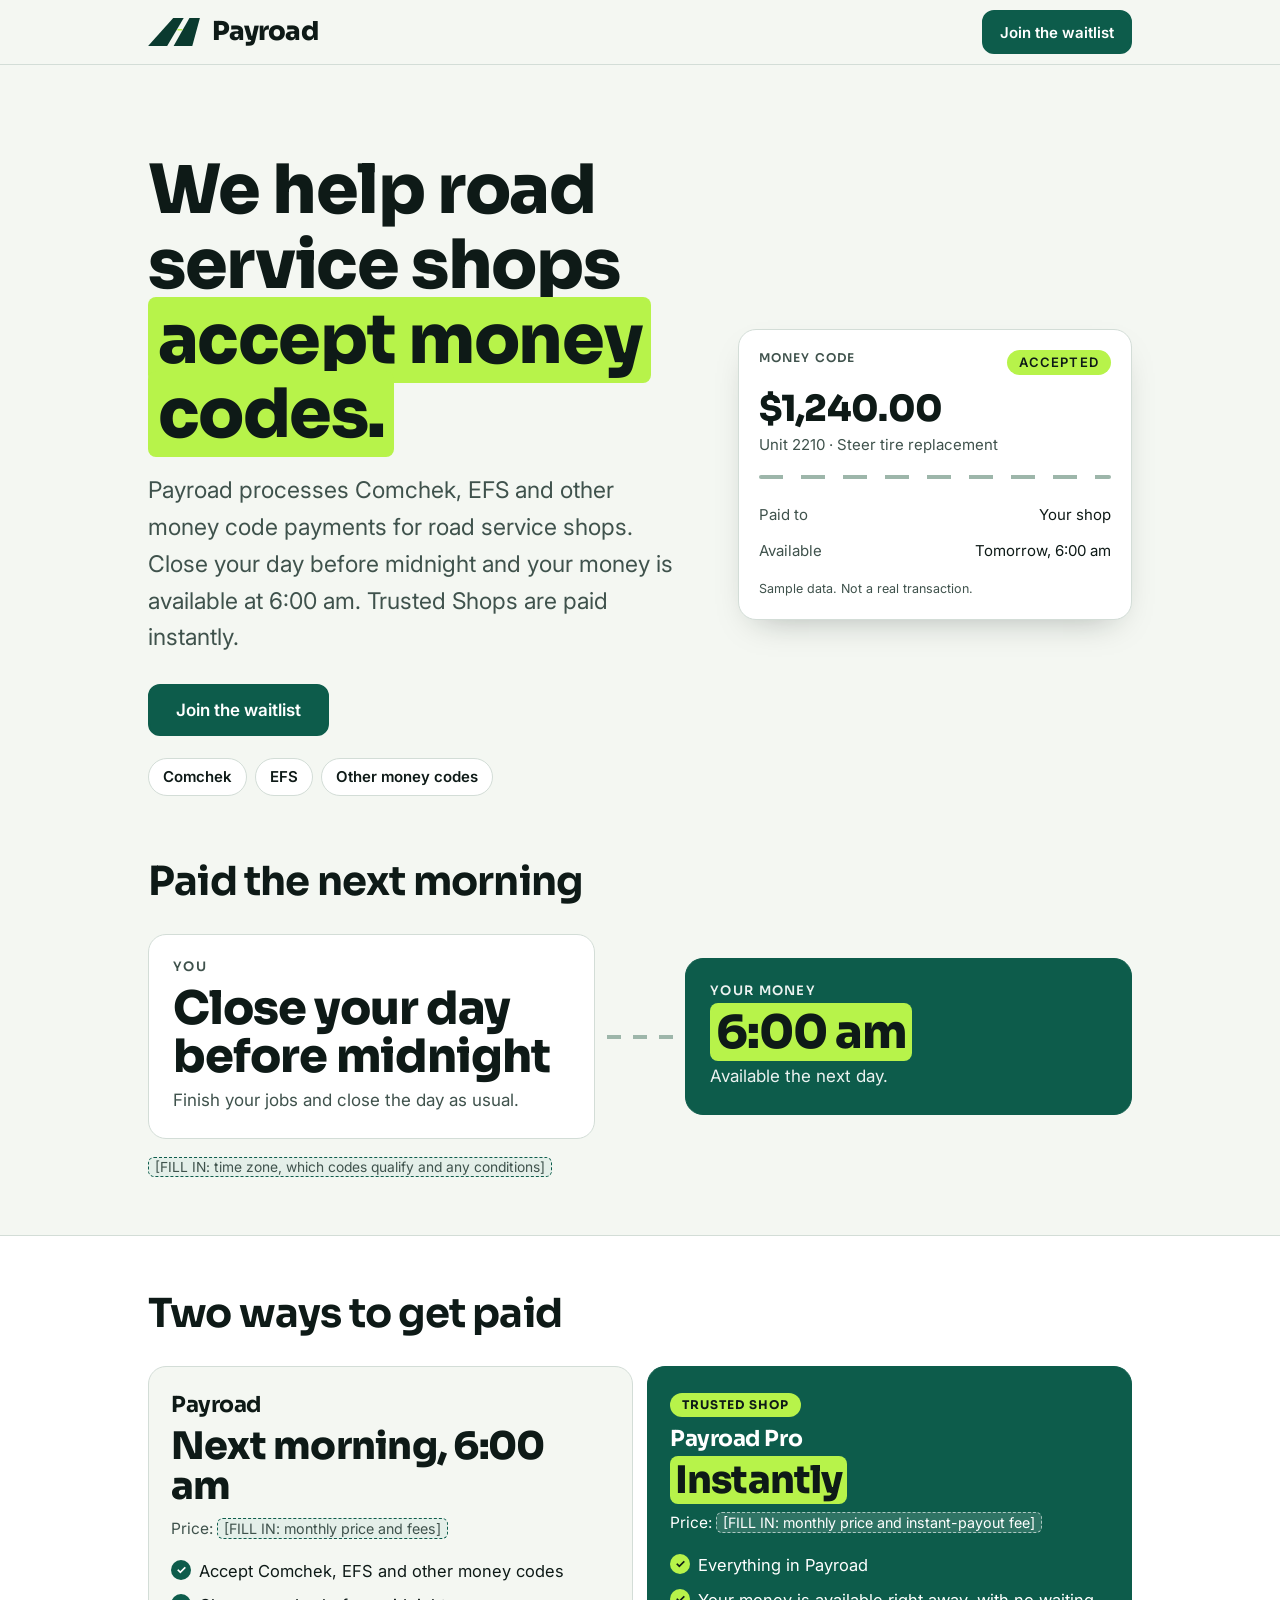
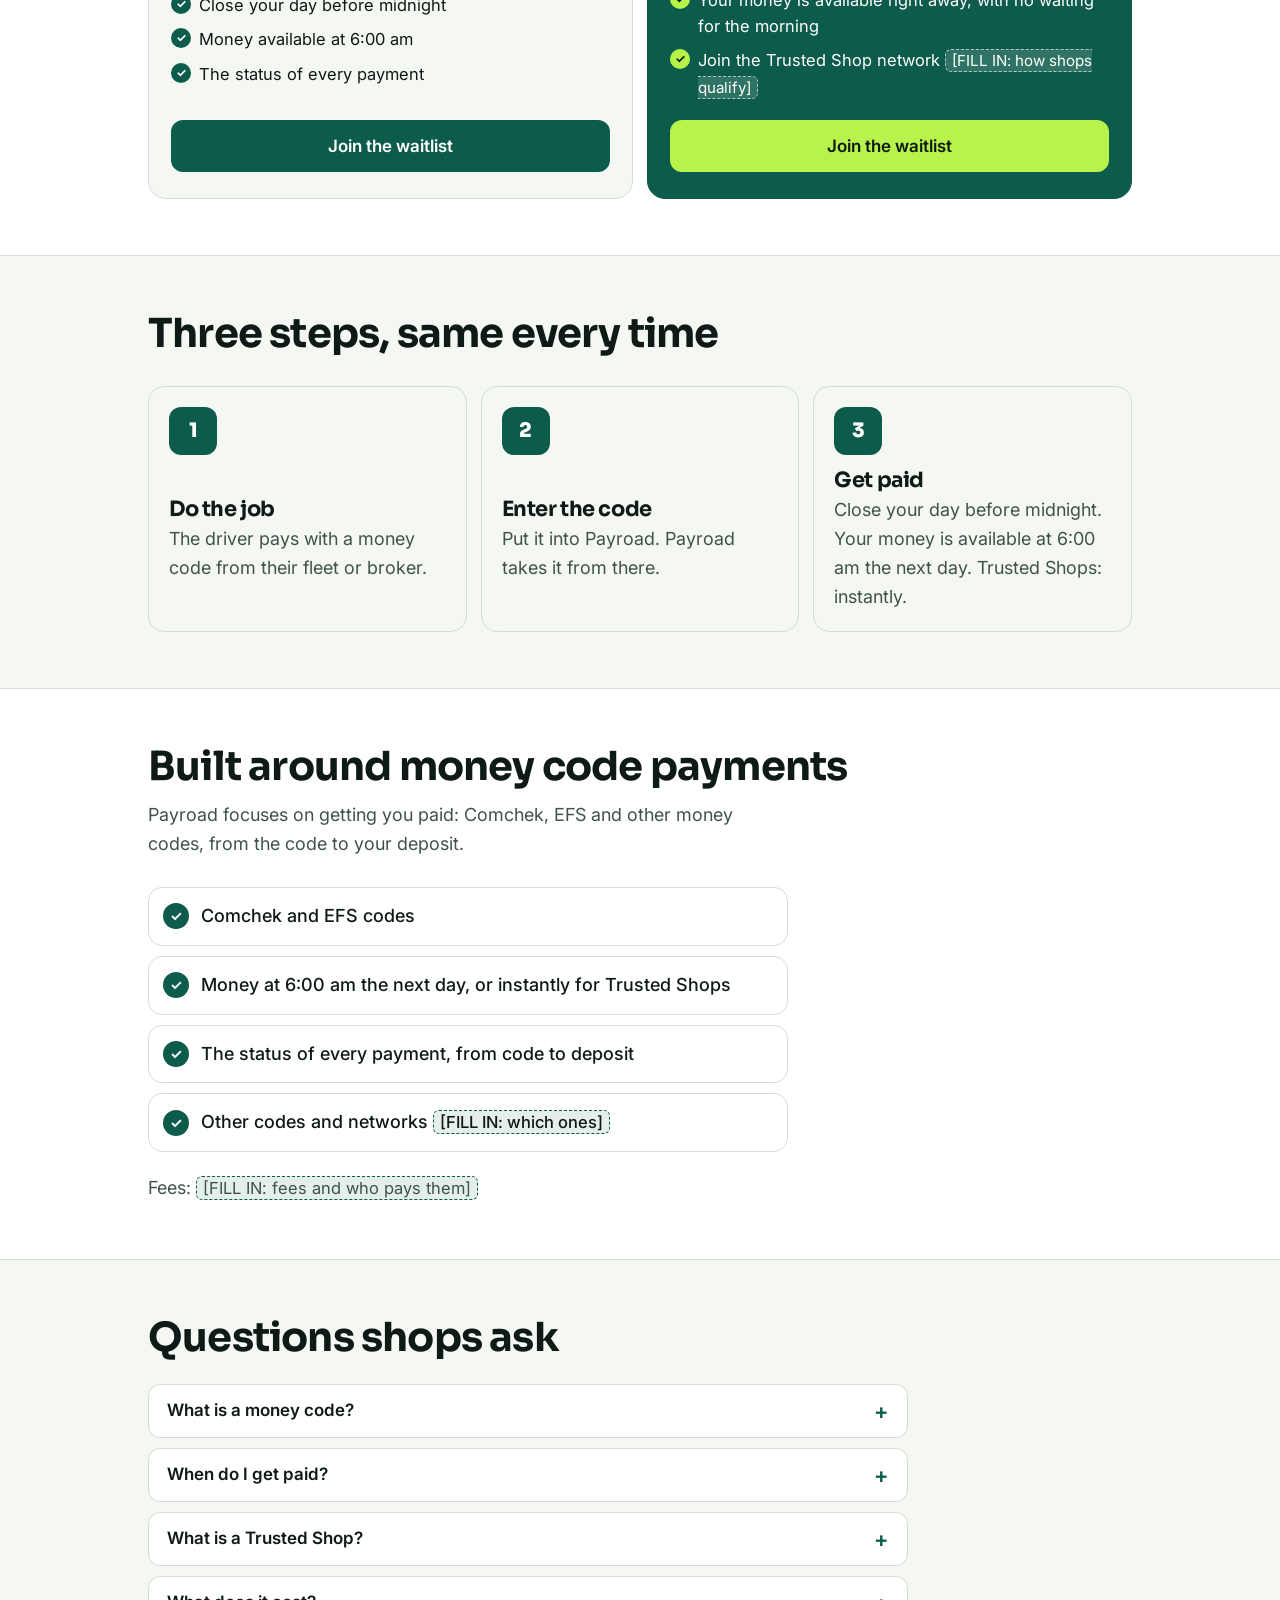
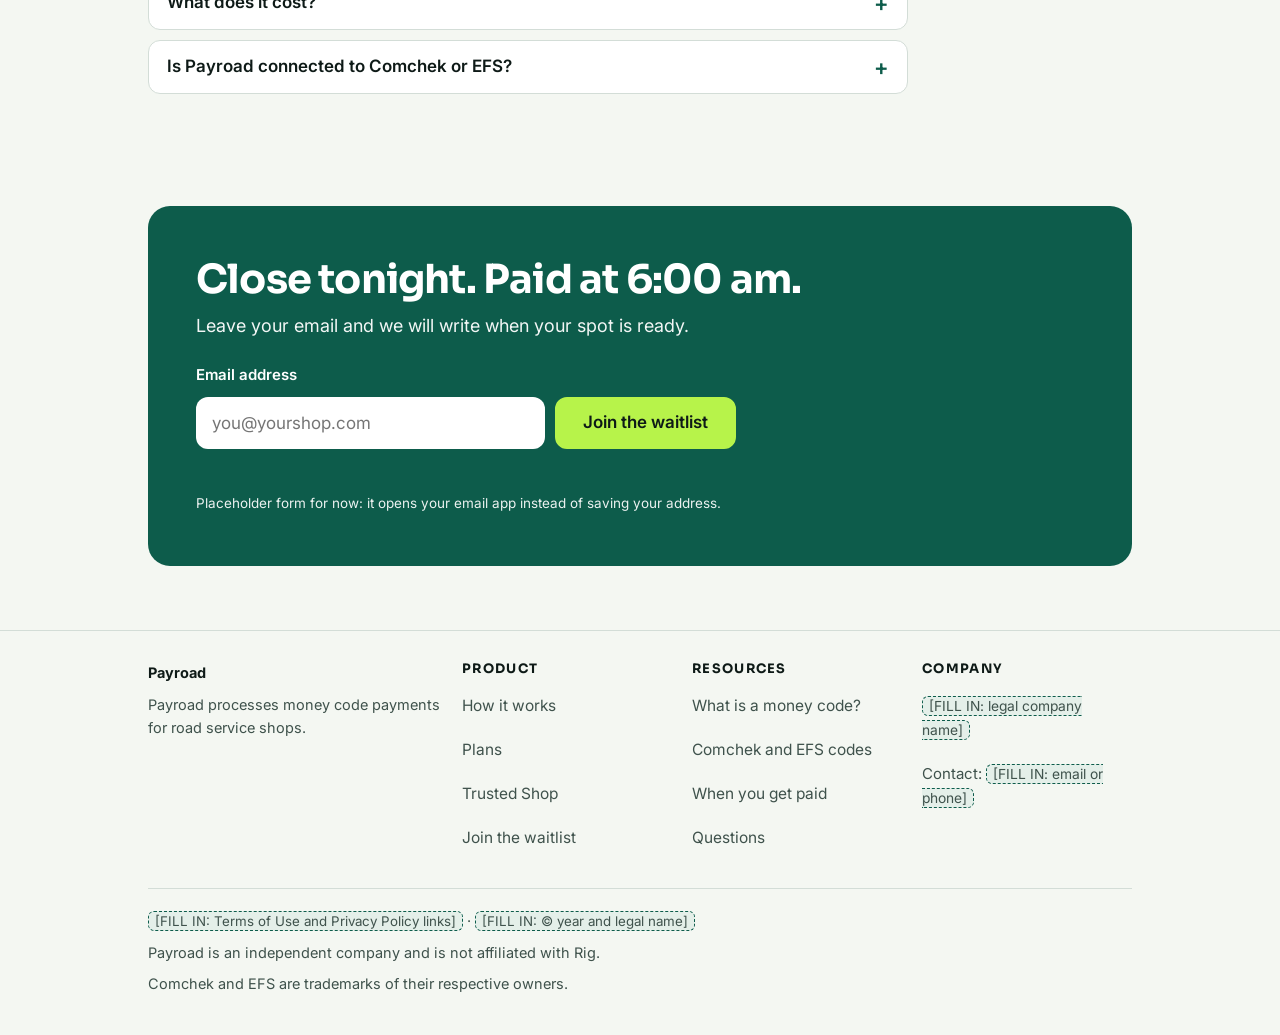
<file: index.html>
<!doctype html>
<html lang="en">
<head>
<meta charset="utf-8">
<meta name="viewport" content="width=device-width, initial-scale=1">
<title>Payroad: money code payments for road service shops</title>
<meta name="description" content="Payroad processes money code payments for road service shops: Comchek, EFS and more. Close your day before midnight and your money is available at 6:00 am. Trusted Shops get paid instantly.">
<meta name="color-scheme" content="light dark">
<link rel="icon" type="image/svg+xml" href="data:image/svg+xml,%3Csvg xmlns='http://www.w3.org/2000/svg' viewBox='0 0 64 64'%3E%3Crect width='64' height='64' rx='14' fill='%230A3A2F'/%3E%3Cg transform='translate(11 20)'%3E%3Cpolygon points='21.1,0 29.9,0 16,23.5 0,23.5' fill='%23F2EFE6'/%3E%3Cpolygon points='34.7,0 43.5,0 37.1,23.5 21.4,23.5' fill='%23B7F34A'/%3E%3C/g%3E%3C/svg%3E">
<link rel="preconnect" href="https://fonts.googleapis.com">
<link rel="preconnect" href="https://fonts.gstatic.com" crossorigin>
<link href="https://fonts.googleapis.com/css2?family=Inter:wght@400;500;600&family=Sora:wght@600;700;800&display=swap" rel="stylesheet">
<style>
:root{
  --bg:#F4F7F2; --surface:#FFFFFF; --ink:#0E1A17; --muted:#3F524C;
  --primary:#0D5C4B; --on-primary:#FFFFFF; --lime:#B7F34A; --on-lime:#0E1A17;
  --border:#D3DDD7; --tint:#E4EFE9; --focus:#0D5C4B; --lane:#9DB6AA;
  --btn-bg:#0D5C4B; --btn-fg:#FFFFFF; --btn-hover-bg:#B7F34A; --btn-hover-fg:#0E1A17; --btn-border:#0D5C4B;
}
@media (prefers-color-scheme: dark){
  :root{
    --bg:#0C1512; --surface:#13201C; --ink:#EAF2EE; --muted:#A8BDB4;
    --primary:#7FD7B9; --on-primary:#0C1512;
    --border:#263832; --tint:#1A2B25; --focus:#B7F34A; --lane:#2F4A41;
    --btn-bg:#B7F34A; --btn-fg:#0C1512; --btn-hover-bg:#D2FA85; --btn-hover-fg:#0C1512; --btn-border:#B7F34A;
  }
}
*{box-sizing:border-box}
html{scroll-behavior:smooth;-webkit-text-size-adjust:100%}
body{margin:0;background:var(--bg);color:var(--ink);font:400 18px/1.6 Inter,system-ui,-apple-system,"Segoe UI",sans-serif;overflow-x:hidden}
h1,h2,h3{font-family:Sora,system-ui,sans-serif;line-height:1.1;margin:0;letter-spacing:-0.02em}
p{margin:0}
a{color:var(--primary)}
:focus-visible{outline:3px solid var(--focus);outline-offset:3px;border-radius:6px}
.wrap{width:100%;max-width:1040px;margin:0 auto;padding:0 18px}
.skip{position:absolute;left:-999px;top:8px;background:var(--surface);color:var(--ink);padding:12px 16px;border:1px solid var(--border);border-radius:8px;z-index:30}
.skip:focus{left:8px}

.btn{display:inline-flex;align-items:center;justify-content:center;min-height:52px;padding:0 26px;border-radius:12px;border:2px solid var(--btn-border);background:var(--btn-bg);color:var(--btn-fg);font:600 17px/1 Inter,sans-serif;text-decoration:none;cursor:pointer;transition:background .15s,color .15s}
.btn:hover{background:var(--btn-hover-bg);color:var(--btn-hover-fg)}
.btn.small{min-height:44px;padding:0 16px;font-size:15px}

/* placeholders for facts that must be supplied */
.fill{display:inline;background:var(--tint);border:1px dashed var(--primary);border-radius:6px;padding:1px 6px;font-size:.92em;overflow-wrap:anywhere}

header{border-bottom:1px solid var(--border)}
header .wrap{display:flex;align-items:center;justify-content:space-between;gap:12px;min-height:64px}
.logo{display:inline-flex;align-items:center;gap:12px;min-height:44px;color:var(--ink);text-decoration:none;font:800 26px/1 Sora,sans-serif;letter-spacing:-0.035em}
.mark{flex:none}
.mark .ma,.mark .mb{fill:#0A3A2F}
.mark .md{fill:#B7F34A}
@media (prefers-color-scheme: dark){.mark .ma{fill:#F2EFE6}.mark .mb{fill:#B7F34A}}

/* hero */
.hero{padding:48px 0 56px}
.hero .grid{display:grid;gap:36px}
h1{font-size:clamp(38px,10.5vw,68px);font-weight:800}
h1 mark{background:var(--lime);color:var(--on-lime);padding:0 .14em;border-radius:8px;-webkit-box-decoration-break:clone;box-decoration-break:clone}
.sub{margin-top:20px;font-size:clamp(19px,4.6vw,23px);color:var(--muted);max-width:26em}
.cta{margin-top:28px}
.names{margin-top:22px;display:flex;flex-wrap:wrap;gap:8px}
.names span{padding:6px 14px;border:1px solid var(--border);border-radius:999px;background:var(--surface);font-size:15px;font-weight:600}

/* one simple visual: a code becoming a deposit */
.card{background:var(--surface);border:1px solid var(--border);border-radius:18px;padding:20px;max-width:420px;width:100%;box-shadow:0 14px 34px -18px rgba(14,26,23,.35)}
.card .k{display:flex;justify-content:space-between;gap:8px;font:600 12px/1.3 Sora,sans-serif;letter-spacing:.1em;text-transform:uppercase;color:var(--muted)}
.card .amt{margin:14px 0 4px;font:800 36px/1.1 Sora,sans-serif;letter-spacing:-.02em}
.card .m{font-size:15px;color:var(--muted)}
.pill{display:inline-block;padding:2px 12px;border-radius:999px;font:600 13px/1.6 Inter,sans-serif;background:var(--lime);color:var(--on-lime)}
.lane{height:4px;border-radius:2px;margin:18px 0;background:repeating-linear-gradient(90deg,var(--lane) 0 24px,transparent 24px 42px)}
.card .row{display:flex;justify-content:space-between;gap:10px;font-size:15px;padding:6px 0}
.card .row span:first-child{color:var(--muted)}
.card .smp{margin-top:10px;font-size:12.5px;color:var(--muted)}

/* speed band: the differentiator */
.speed{display:grid;gap:0;margin-top:30px;align-items:stretch}
.sb{background:var(--surface);border:1px solid var(--border);border-radius:18px;padding:24px}
.sb .t{font:600 13px/1.3 Sora,sans-serif;letter-spacing:.1em;text-transform:uppercase;color:var(--muted)}
.sb .b{margin:8px 0 6px;font:800 clamp(30px,8vw,46px)/1.05 Sora,sans-serif;letter-spacing:-.02em}
.sb p{color:var(--muted);font-size:17px}
.sb.go{background:var(--primary);border-color:var(--primary);color:var(--on-primary)}
.sb p.b{color:var(--ink)}
.sb.go .t,.sb.go p{color:inherit;opacity:.92}
.sb.go p.b{color:inherit;opacity:1}
.sb.go .b mark{background:var(--lime);color:var(--on-lime);padding:0 .12em;border-radius:8px}
.lv{width:4px;height:36px;margin:0 auto;background:repeating-linear-gradient(180deg,var(--lane) 0 10px,transparent 10px 18px)}
.note2{margin-top:16px;font-size:15px;color:var(--muted)}
/* plans */
.plans{display:grid;gap:14px;margin-top:30px}
.plan{position:relative;background:var(--bg);border:1px solid var(--border);border-radius:18px;padding:26px 22px;display:flex;flex-direction:column;gap:10px}
.plan h3{font-size:22px}
.plan .when{font:800 clamp(28px,7vw,38px)/1.05 Sora,sans-serif;letter-spacing:-.02em}
.plan .price{font-size:15.5px;color:var(--muted)}
.plan ul{list-style:none;margin:6px 0 10px;padding:0;display:grid;gap:8px}
.plan li{position:relative;padding-left:28px;font-size:16.5px}
.plan li::before{content:"\2713";position:absolute;left:0;top:2px;width:20px;height:20px;border-radius:50%;background:var(--primary);color:var(--on-primary);display:grid;place-items:center;font:700 12px/1 Inter,sans-serif}
.plan .btn{margin-top:auto}
.plan.pro{background:var(--primary);border-color:var(--primary);color:var(--on-primary)}
.plan.pro .price,.plan.pro .fill{color:inherit}
.plan.pro .fill{background:rgba(255,255,255,.14);border-color:rgba(255,255,255,.6)}
.plan.pro li::before{background:var(--lime);color:var(--on-lime)}
.plan.pro .when mark{background:var(--lime);color:var(--on-lime);padding:0 .12em;border-radius:8px}
.plan.pro .btn{background:var(--lime);color:var(--on-lime);border-color:var(--lime)}
.plan.pro .btn:hover{background:#fff;border-color:#fff;color:#0E1A17}
.badge{align-self:flex-start;background:var(--lime);color:var(--on-lime);border-radius:999px;padding:2px 12px;font:700 12px/1.7 Sora,sans-serif;letter-spacing:.08em;text-transform:uppercase}
section{padding:56px 0}
section.alt{background:var(--surface);border-block:1px solid var(--border)}
h2{font-size:clamp(28px,7vw,40px);font-weight:700;max-width:18em}

/* steps */
.steps{margin-top:30px;display:grid;gap:14px}
.step{display:grid;grid-template-columns:48px 1fr;gap:16px;align-items:start;background:var(--bg);border:1px solid var(--border);border-radius:16px;padding:20px}
section.alt .step{background:var(--bg)}
.num{width:48px;height:48px;border-radius:12px;background:var(--primary);color:var(--on-primary);display:grid;place-items:center;font:800 20px/1 Sora,sans-serif}
.step h3{font-size:21px;margin-bottom:4px}
.step p{color:var(--muted)}

/* covered list */
.list{margin:28px 0 0;padding:0;list-style:none;display:grid;gap:10px;max-width:640px}
.list li{position:relative;padding:14px 16px 14px 52px;background:var(--surface);border:1px solid var(--border);border-radius:14px;font-weight:500}
.list li::before{content:"\2713";position:absolute;left:14px;top:50%;transform:translateY(-50%);width:26px;height:26px;border-radius:50%;background:var(--primary);color:var(--on-primary);display:grid;place-items:center;font:700 14px/1 Inter,sans-serif}

/* faq */
.faq{margin-top:24px;display:grid;gap:10px;max-width:760px}
details{background:var(--surface);border:1px solid var(--border);border-radius:12px}
summary{cursor:pointer;list-style:none;min-height:52px;padding:12px 48px 12px 18px;font:600 17px/1.4 Inter,sans-serif;position:relative;display:flex;align-items:center}
summary::-webkit-details-marker{display:none}
summary::after{content:"+";position:absolute;right:18px;top:50%;transform:translateY(-50%);font:600 22px/1 Inter,sans-serif;color:var(--primary)}
details[open] summary::after{content:"\2212"}
details .a{padding:0 18px 16px;color:var(--muted);font-size:16.5px}

/* final cta */
.final{padding:0 0 64px}
.final .box{background:var(--primary);color:var(--on-primary);border-radius:22px;padding:36px 20px}
@media (prefers-color-scheme: dark){.final .box{background:var(--surface);border:1px solid var(--border);color:var(--ink)}}
.final p.l{margin-top:10px;max-width:30em;opacity:.95}
form{margin-top:22px;display:grid;gap:10px;max-width:540px}
label{font-weight:600;font-size:15px}
.row2{display:grid;gap:10px}
input[type=email]{width:100%;min-height:52px;padding:0 14px;border-radius:12px;border:2px solid transparent;background:#fff;color:#0E1A17;font:400 17px Inter,sans-serif}
input[type=email]:focus-visible{outline:3px solid var(--lime);outline-offset:2px}
.final .btn{background:var(--lime);color:var(--on-lime);border-color:var(--lime)}
.final .btn:hover{background:#fff;border-color:#fff;color:#0E1A17}
.status{min-height:24px;font-size:15px}
.final .fine{font-size:13.5px;opacity:.92}

footer{border-top:1px solid var(--border);padding:30px 0 40px;font-size:14.5px;color:var(--muted)}
footer .wrap{display:grid;gap:28px}
footer strong{color:var(--ink)}
footer .cols{display:grid;grid-template-columns:1fr 1fr;gap:28px 20px}
footer .brand{grid-column:1 / -1;display:grid;gap:8px;max-width:26em;align-content:start}
footer h3{font:700 13px/1.3 Sora,sans-serif;letter-spacing:.1em;text-transform:uppercase;color:var(--ink);margin-bottom:6px}
footer ul{list-style:none;margin:0;padding:0}
footer li a{display:inline-flex;align-items:center;min-height:44px;color:var(--muted);text-decoration:none;font-size:15.5px}
footer li a:hover{color:var(--primary);text-decoration:underline}
footer li.t{padding:10px 0;font-size:15px}
footer .legal{border-top:1px solid var(--border);padding-top:20px;display:grid;gap:8px}

@media (min-width:760px){
  .wrap{padding:0 28px}
  .hero{padding:88px 0 96px}
  .hero .grid{grid-template-columns:1.15fr .85fr;align-items:center;gap:56px}
  .speed{grid-template-columns:1fr 90px 1fr;align-items:center}
  .lv{width:auto;height:4px;margin:0 12px;background:repeating-linear-gradient(90deg,var(--lane) 0 14px,transparent 14px 26px)}
  .plans{grid-template-columns:1fr 1fr}
  .steps{grid-template-columns:repeat(3,1fr)}
  footer .cols{grid-template-columns:1.4fr 1fr 1fr 1fr}
  footer .brand{grid-column:auto}
  .step{grid-template-columns:1fr;gap:14px}
  .row2{grid-template-columns:1fr auto}
  .final .box{padding:52px 48px}
}
@media (prefers-reduced-motion: reduce){
  html{scroll-behavior:auto}
  *{transition:none !important;animation:none !important}
}
</style>
</head>
<body>
<a class="skip" href="#main">Skip to content</a>

<header>
  <div class="wrap">
    <a class="logo" href="#top" aria-label="Payroad home">
      <svg class="mark" width="52" height="28" viewBox="0 0 272 147" aria-hidden="true" focusable="false">
        <polygon class="ma" points="132,0 187,0 100,147 0,147"/>
        <polygon class="mb" points="217,0 272,0 232,147 134,147"/>
        <rect class="md" x="154" y="58" width="26" height="7" rx="1.5"/>
      </svg>
      Payroad
    </a>
    <a class="btn small" href="#join">Join the waitlist</a>
  </div>
</header>

<main id="main">
<div id="top"></div>

<!-- HERO: one message -->
<section class="hero" style="padding-bottom:56px">
  <div class="wrap grid">
    <div>
      <h1>We help road service shops <mark>accept money codes.</mark></h1>
      <p class="sub">Payroad processes Comchek, EFS and other money code payments for road service shops. Close your day before midnight and your money is available at 6:00 am. Trusted Shops are paid instantly.</p>
      <div class="cta"><a class="btn" href="#join">Join the waitlist</a></div>
      <div class="names" aria-label="Codes we work with"><span>Comchek</span><span>EFS</span><span>Other money codes</span></div>
    </div>

    <!-- Illustration with sample data only -->
    <div class="card" role="img" aria-label="Illustration: a money code accepted for a tire replacement, with the payment going to the shop. Sample data.">
      <div class="k"><span>Money code</span><span class="pill">Accepted</span></div>
      <div class="amt">$1,240.00</div>
      <div class="m">Unit 2210 &middot; Steer tire replacement</div>
      <div class="lane"></div>
      <div class="row"><span>Paid to</span><span>Your shop</span></div>
      <div class="row"><span>Available</span><span>Tomorrow, 6:00 am</span></div>
      <p class="smp">Sample data. Not a real transaction.</p>
    </div>
  </div>
</section>

<!-- SPEED: the differentiator -->
<section id="speed" style="padding-top:8px">
  <div class="wrap">
    <h2>Paid the next morning</h2>
    <div class="speed">
      <div class="sb"><p class="t">You</p><p class="b">Close your day before midnight</p><p>Finish your jobs and close the day as usual.</p></div>
      <div class="lv" aria-hidden="true"></div>
      <div class="sb go"><p class="t">Your money</p><p class="b"><mark>6:00 am</mark></p><p>Available the next day.</p></div>
    </div>
    <p class="note2"><span class="fill">[FILL IN: time zone, which codes qualify and any conditions]</span></p>
  </div>
</section>

<!-- PLANS -->
<section id="plans" class="alt">
  <div class="wrap">
    <h2>Two ways to get paid</h2>
    <div class="plans">
      <div class="plan">
        <h3>Payroad</h3>
        <p class="when">Next morning, 6:00 am</p>
        <p class="price">Price: <span class="fill">[FILL IN: monthly price and fees]</span></p>
        <ul>
          <li>Accept Comchek, EFS and other money codes</li>
          <li>Close your day before midnight</li>
          <li>Money available at 6:00 am</li>
          <li>The status of every payment</li>
        </ul>
        <a class="btn" href="#join">Join the waitlist</a>
      </div>
      <div class="plan pro">
        <span class="badge">Trusted Shop</span>
        <h3>Payroad Pro</h3>
        <p class="when"><mark>Instantly</mark></p>
        <p class="price">Price: <span class="fill">[FILL IN: monthly price and instant-payout fee]</span></p>
        <ul>
          <li>Everything in Payroad</li>
          <li>Your money is available right away, with no waiting for the morning</li>
          <li>Join the Trusted Shop network <span class="fill">[FILL IN: how shops qualify]</span></li>
        </ul>
        <a class="btn" href="#join">Join the waitlist</a>
      </div>
    </div>
  </div>
</section>

<!-- HOW IT WORKS -->
<section id="how">
  <div class="wrap">
    <h2>Three steps, same every time</h2>
    <div class="steps">
      <div class="step"><span class="num">1</span><div><h3>Do the job</h3><p>The driver pays with a money code from their fleet or broker.</p></div></div>
      <div class="step"><span class="num">2</span><div><h3>Enter the code</h3><p>Put it into Payroad. Payroad takes it from there.</p></div></div>
      <div class="step"><span class="num">3</span><div><h3>Get paid</h3><p>Close your day before midnight. Your money is available at 6:00 am the next day. Trusted Shops: instantly.</p></div></div>
    </div>
  </div>
</section>

<!-- WHAT'S COVERED -->
<section class="alt" id="covered">
  <div class="wrap">
    <h2>Built around money code payments</h2>
    <p class="lead" style="margin-top:12px;color:var(--muted);max-width:34em">Payroad focuses on getting you paid: Comchek, EFS and other money codes, from the code to your deposit.</p>
    <ul class="list">
      <li>Comchek and EFS codes</li>
      <li>Money at 6:00 am the next day, or instantly for Trusted Shops</li>
      <li>The status of every payment, from code to deposit</li>
      <li>Other codes and networks <span class="fill">[FILL IN: which ones]</span></li>
    </ul>
    <p style="margin-top:22px;color:var(--muted);max-width:32em">Fees: <span class="fill">[FILL IN: fees and who pays them]</span></p>
  </div>
</section>

<!-- FAQ -->
<section id="faq">
  <div class="wrap">
    <h2>Questions shops ask</h2>
    <div class="faq">
      <details>
        <summary>What is a money code?</summary>
        <div class="a">A code a fleet or broker issues so a shop or tow operator can be paid for a specific job.</div>
      </details>
      <details>
        <summary>When do I get paid?</summary>
        <div class="a">Close your day before midnight and your money is available at 6:00 am the next day. Trusted Shops get paid instantly. <span class="fill">[FILL IN: time zone, qualifying codes and conditions]</span></div>
      </details>
      <details>
        <summary>What is a Trusted Shop?</summary>
        <div class="a">A shop on the Payroad Pro plan that gets its money instantly instead of the next morning. <span class="fill">[FILL IN: requirements to qualify, limits and fees]</span></div>
      </details>
      <details>
        <summary>What does it cost?</summary>
        <div class="a"><span class="fill">[FILL IN: fees and who pays them]</span></div>
      </details>
      <details>
        <summary>Is Payroad connected to Comchek or EFS?</summary>
        <div class="a">No. Payroad is independent and is not endorsed by either. <span class="fill">[FILL IN: licensing, partners and security, only what is true]</span></div>
      </details>
    </div>
  </div>
</section>

<!-- FINAL CTA -->
<section id="join" class="final" style="padding-top:56px">
  <div class="wrap">
    <div class="box">
      <h2>Close tonight. Paid at 6:00 am.</h2>
      <p class="l">Leave your email and we will write when your spot is ready.</p>
      <!--
        NO BACKEND: this form does not send data anywhere. On submit, the script below opens the
        visitor's email app with a pre-filled message to the address in WAITLIST_EMAIL.
        Replace the placeholder address, or point the form at a real endpoint, before launch.
      -->
      <form id="waitlist" novalidate>
        <label for="email">Email address</label>
        <div class="row2">
          <input id="email" name="email" type="email" inputmode="email" autocomplete="email" placeholder="you@yourshop.com" required aria-describedby="status">
          <button class="btn" type="submit">Join the waitlist</button>
        </div>
        <p class="status" id="status" role="status" aria-live="polite"></p>
        <p class="fine">Placeholder form for now: it opens your email app instead of saving your address.</p>
      </form>
    </div>
  </div>
</section>
</main>

<footer>
  <div class="wrap">
    <div class="cols">
      <div class="brand">
        <strong>Payroad</strong>
        <p>Payroad processes money code payments for road service shops.</p>
      </div>
      <nav aria-label="Product">
        <h3>Product</h3>
        <ul>
          <li><a href="#how">How it works</a></li>
          <li><a href="#plans">Plans</a></li>
          <li><a href="#plans">Trusted Shop</a></li>
          <li><a href="#join">Join the waitlist</a></li>
        </ul>
      </nav>
      <!-- Resources: every link points at a section on this page. Replace with real pages (blog, help center, guides) as they exist. -->
      <nav aria-label="Resources">
        <h3>Resources</h3>
        <ul>
          <li><a href="#faq">What is a money code?</a></li>
          <li><a href="#covered">Comchek and EFS codes</a></li>
          <li><a href="#speed">When you get paid</a></li>
          <li><a href="#faq">Questions</a></li>
        </ul>
      </nav>
      <div>
        <h3>Company</h3>
        <ul>
          <li class="t"><span class="fill">[FILL IN: legal company name]</span></li>
          <li class="t">Contact: <span class="fill">[FILL IN: email or phone]</span></li>
        </ul>
      </div>
    </div>
    <div class="legal">
      <p><span class="fill">[FILL IN: Terms of Use and Privacy Policy links]</span> &middot; <span class="fill">[FILL IN: &copy; year and legal name]</span></p>
      <p>Payroad is an independent company and is not affiliated with Rig.</p>
      <p>Comchek and EFS are trademarks of their respective owners.</p>
    </div>
  </div>
</footer>

<script>
  // Placeholder address. Replace before launch.
  var WAITLIST_EMAIL = "waitlist@payroad.example";
  var form = document.getElementById("waitlist");
  var email = document.getElementById("email");
  var status = document.getElementById("status");
  form.addEventListener("submit", function (e) {
    e.preventDefault();
    var v = email.value.trim();
    if (!/^[^\s@]+@[^\s@]+\.[^\s@]+$/.test(v)) {
      status.textContent = "Please enter a valid email address.";
      email.focus();
      return;
    }
    status.textContent = "Opening your email app to send this.";
    window.location.href = "mailto:" + WAITLIST_EMAIL +
      "?subject=" + encodeURIComponent("Payroad waitlist") +
      "&body=" + encodeURIComponent("Please add me to the Payroad waitlist: " + v);
  });
</script>
</body>
</html>
</file>
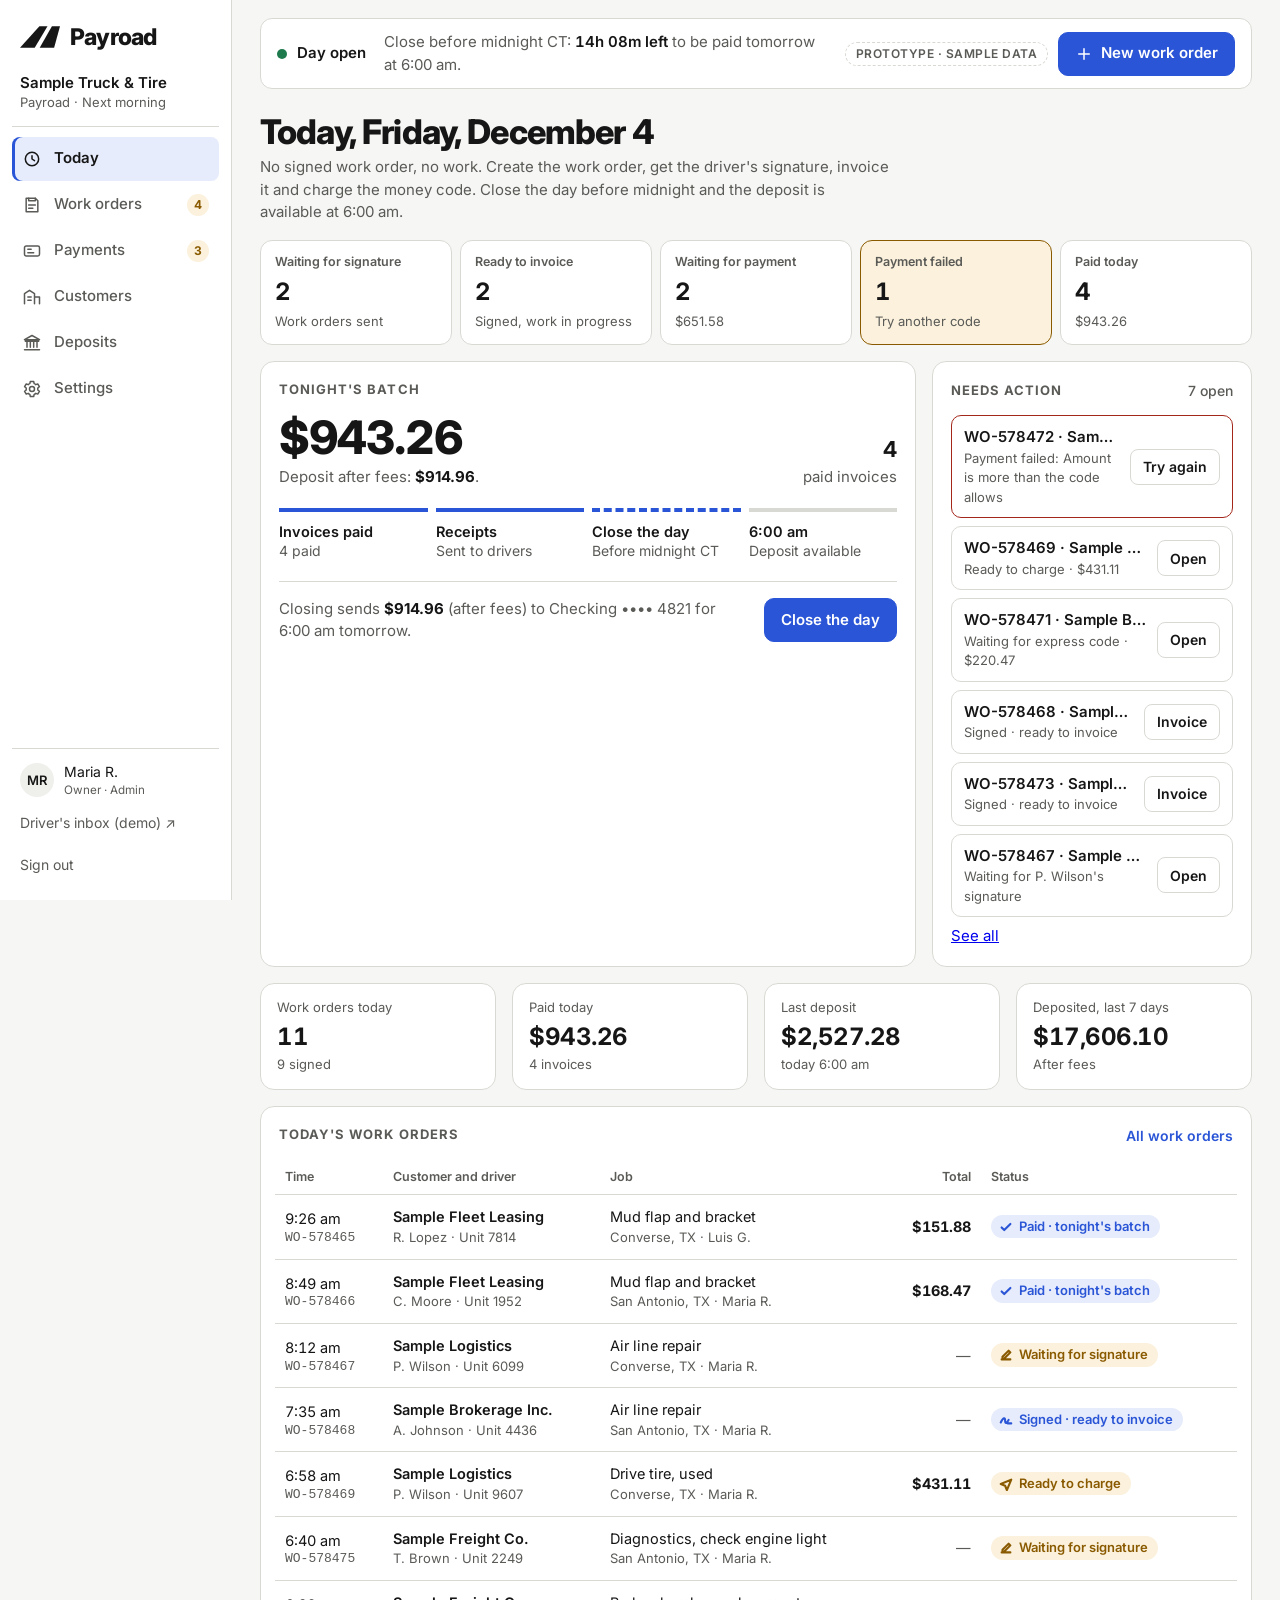
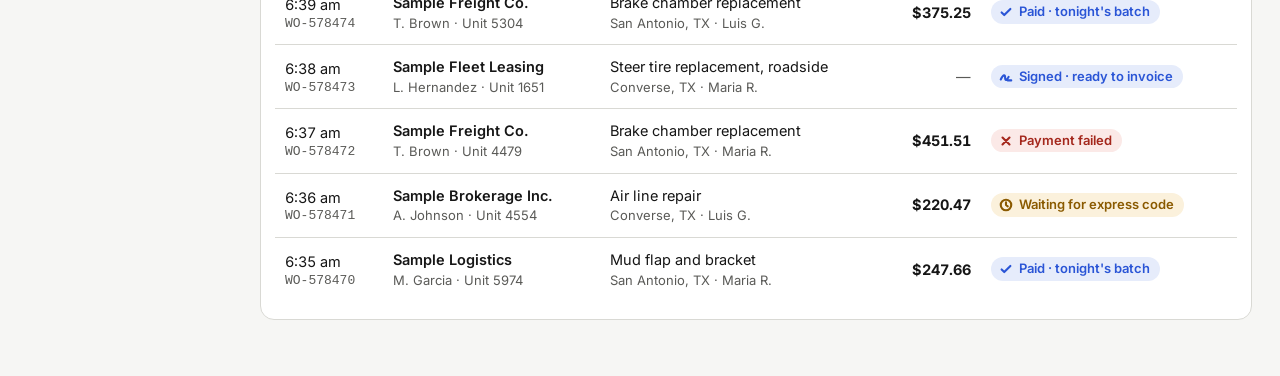
<file: dashboard.html>
<!doctype html>
<html lang="en">
<head>
<meta charset="utf-8">
<meta name="viewport" content="width=device-width, initial-scale=1">
<title>Payroad Dashboard</title>
<meta name="color-scheme" content="light dark">
<link rel="icon" type="image/svg+xml" href="data:image/svg+xml,%3Csvg xmlns='http://www.w3.org/2000/svg' viewBox='0 0 64 64'%3E%3Crect width='64' height='64' rx='14' fill='%23161616'/%3E%3Cg transform='translate(11 20)'%3E%3Cpolygon points='21.1,0 29.9,0 16,23.5 0,23.5' fill='%23F6F6F4'/%3E%3Cpolygon points='34.7,0 43.5,0 37.1,23.5 21.4,23.5' fill='%23F6F6F4'/%3E%3C/g%3E%3C/svg%3E">
<link rel="preconnect" href="https://fonts.googleapis.com">
<link rel="preconnect" href="https://fonts.gstatic.com" crossorigin>
<link href="https://fonts.googleapis.com/css2?family=Inter:wght@400;500;600;700;800&display=swap" rel="stylesheet">
<style>
/* Mock-up of the shop dashboard for Payroad. No backend: all data is sample data held in memory.
   The flow: no signed work order, no work, no payment.
   1 the shop creates a work order -> 2 the driver signs it (link by text/email, or on the shop's device)
   -> 3 the shop invoices it from its rate card -> 4 the money code is charged (driver pays from the link,
   or the shop enters the express code at the counter) -> 5 close the day before midnight, deposit at 6:00 am.
   What the driver gets lives in separate pages: inbox.html (their texts/emails), sign.html, pay.html.
   Data and flow logic are shared through payroad-mock.js. Same tokens as login.html. */
:root{
  --bg:#F6F6F4; --card:#FFFFFF; --card-2:#EFEFEB; --ink:#161616; --muted:#5A5A57; --line:#D9D9D4;
  --accent:#2A55D6; --on-accent:#FFFFFF; --accent-soft:#E6ECFB;
  --ok:#1E7A4C; --ok-bg:#E3F2EA; --warn:#8A5A00; --warn-bg:#FBF1DC; --err:#A4271C; --err-bg:#FBE9E7;
  --bar:#2A55D6; --bar-hi:#16348F; --grid:#E6E6E1;
  color-scheme:light;
}
@media (prefers-color-scheme: dark){
  :root:not([data-theme="light"]){
    --bg:#121212; --card:#1C1C1C; --card-2:#262626; --ink:#EDEDEA; --muted:#A3A3A0; --line:#333;
    --accent:#8EA8FF; --on-accent:#101830; --accent-soft:#1E2640;
    --ok:#7FD3A4; --ok-bg:#16291F; --warn:#F2C46B; --warn-bg:#2E2512; --err:#FF9C92; --err-bg:#3A1E1B;
    --bar:#7F9CFF; --bar-hi:#B9C9FF; --grid:#2A2A2A;
    color-scheme:dark;
  }
}
:root[data-theme="dark"]{
  --bg:#121212; --card:#1C1C1C; --card-2:#262626; --ink:#EDEDEA; --muted:#A3A3A0; --line:#333;
  --accent:#8EA8FF; --on-accent:#101830; --accent-soft:#1E2640;
  --ok:#7FD3A4; --ok-bg:#16291F; --warn:#F2C46B; --warn-bg:#2E2512; --err:#FF9C92; --err-bg:#3A1E1B;
  --bar:#7F9CFF; --bar-hi:#B9C9FF; --grid:#2A2A2A;
  color-scheme:dark;
}
*{box-sizing:border-box}
html,body{margin:0}
body{background:var(--bg);color:var(--ink);font:400 15px/1.5 Inter,system-ui,-apple-system,"Segoe UI",sans-serif;-webkit-text-size-adjust:100%}
button,input,select,textarea{font:inherit;color:inherit}
:focus-visible{outline:3px solid var(--accent);outline-offset:2px;border-radius:6px}
[hidden]{display:none !important}
.num{font-variant-numeric:tabular-nums}
.code{font:500 13.5px/1.2 ui-monospace,"Cascadia Mono",Consolas,monospace}
.fill{display:inline;background:var(--accent-soft);border:1px dashed var(--accent);border-radius:6px;padding:0 6px;font-size:.92em;overflow-wrap:anywhere}
.muted{color:var(--muted)}

/* shell */
.app{display:grid;grid-template-columns:232px minmax(0,1fr);min-height:100vh}
.side{position:sticky;top:0;height:100vh;overflow-y:auto;background:var(--card);border-right:1px solid var(--line);display:flex;flex-direction:column;padding:18px 12px}
.logo{display:flex;align-items:center;gap:10px;padding:2px 8px 18px;font-weight:800;font-size:23px;letter-spacing:-.035em}
.logo svg{fill:var(--ink);flex:none}
.shop{padding:0 8px 14px;margin-bottom:10px;border-bottom:1px solid var(--line);line-height:1.3}
.shop b{display:block;font-weight:600}
.shop span{font-size:13px;color:var(--muted)}
.nav{list-style:none;margin:0;padding:0;display:flex;flex-direction:column;gap:2px}
.nav a{display:flex;align-items:center;gap:12px;min-height:44px;padding:0 10px;border-radius:8px;text-decoration:none;color:var(--muted);font-weight:500}
.nav a:hover{background:var(--card-2);color:var(--ink)}
.nav a[aria-current="page"]{background:var(--accent-soft);color:var(--ink);font-weight:600;box-shadow:inset 3px 0 0 var(--accent)}
.nav svg{width:20px;height:20px;flex:0 0 20px;fill:none;stroke:currentColor;stroke-width:1.8;stroke-linecap:round;stroke-linejoin:round}
.nbadge{margin-left:auto;min-width:22px;height:22px;padding:0 7px;border-radius:999px;background:var(--warn-bg);color:var(--warn);font-size:12px;font-weight:700;display:inline-flex;align-items:center;justify-content:center}
.side-foot{margin-top:auto;padding:14px 8px 0;border-top:1px solid var(--line);display:grid;gap:6px}
.me{display:flex;align-items:center;gap:10px;font-size:14px;line-height:1.25}
.me small{color:var(--muted)}
.avatar{width:34px;height:34px;border-radius:50%;background:var(--card-2);display:inline-flex;align-items:center;justify-content:center;font-weight:600;font-size:13px;flex:0 0 34px}
.side-foot a,.linkbtn{color:var(--muted);font-size:14px;text-decoration:none;min-height:36px;display:inline-flex;align-items:center;background:none;border:0;padding:0;cursor:pointer;text-align:left}
.side-foot a:hover,.linkbtn:hover{color:var(--ink);text-decoration:underline}
.previewtag{font-size:12px;font-weight:600;color:var(--warn);background:var(--warn-bg);border-radius:6px;padding:4px 8px}

.mobilebar{display:none}
.scrim{display:none}
@media (max-width:900px){
  .app{grid-template-columns:minmax(0,1fr)}
  .side{position:fixed;inset:0 auto 0 0;width:min(84vw,290px);z-index:30;transform:translateX(-100%);transition:transform .2s ease}
  .app.open .side{transform:none}
  .app.open .scrim{display:block;position:fixed;inset:0;background:rgba(0,0,0,.45);z-index:25}
  .mobilebar{display:flex;align-items:center;gap:10px;padding:10px 16px;border-bottom:1px solid var(--line);background:var(--card);position:sticky;top:0;z-index:10}
  .mobilebar .logo{padding:0;font-size:20px}
  .mobilebar .btn{margin-left:auto}
  .bar .acts .btn{display:none}
}
.main{min-width:0;padding:18px 28px 56px;max-width:1240px}
@media (max-width:600px){.main{padding:14px 16px 48px}}

/* buttons */
.btn{min-height:44px;padding:0 16px;border-radius:10px;border:1px solid var(--line);background:var(--card);cursor:pointer;font-weight:600;display:inline-flex;align-items:center;justify-content:center;gap:8px;text-decoration:none;color:inherit;white-space:nowrap}
.btn:hover:not(:disabled){background:var(--card-2)}
.btn:disabled{opacity:.55;cursor:default}
.btn.primary{background:var(--accent);color:var(--on-accent);border-color:var(--accent)}
.btn.primary:hover:not(:disabled){background:var(--accent);filter:brightness(1.1)}
.btn.danger{color:var(--err)}
.btn.sm{min-height:36px;padding:0 12px;font-size:14px;border-radius:8px}
.btn svg{width:18px;height:18px;fill:none;stroke:currentColor;stroke-width:2;stroke-linecap:round;stroke-linejoin:round}
.iconbtn{width:44px;height:44px;border:1px solid var(--line);border-radius:10px;background:transparent;display:inline-flex;align-items:center;justify-content:center;cursor:pointer;flex:0 0 44px}
.iconbtn svg{width:22px;height:22px;fill:none;stroke:currentColor;stroke-width:2;stroke-linecap:round}
.xbtn{width:36px;height:36px;border:0;background:transparent;border-radius:8px;cursor:pointer;font-size:20px;line-height:1;color:var(--muted)}
.xbtn:hover{background:var(--card-2);color:var(--ink)}

/* top status bar */
.bar{display:flex;flex-wrap:wrap;align-items:center;gap:10px 18px;padding:12px 16px;border:1px solid var(--line);border-radius:12px;background:var(--card)}
.daystate{display:flex;align-items:center;gap:10px;font-weight:600}
.dot{width:10px;height:10px;border-radius:50%;flex:0 0 10px;background:var(--ok)}
.daystate.closed .dot{background:var(--muted)}
.bar .msg{flex:1 1 260px;min-width:0;color:var(--muted);margin:0}
.bar .msg b{color:var(--ink);font-weight:600}
.bar .acts{display:flex;gap:10px;margin-left:auto;flex-wrap:wrap;align-items:center}
.proto{display:inline-flex;align-items:center;font-size:12px;font-weight:600;letter-spacing:.04em;text-transform:uppercase;color:var(--muted);border:1px dashed var(--line);border-radius:999px;padding:2px 10px}

.vhead{display:flex;flex-wrap:wrap;align-items:flex-end;justify-content:space-between;gap:10px 16px;margin:24px 0 16px}
.vhead h1{margin:0;font-size:clamp(26px,3.4vw,34px);font-weight:800;letter-spacing:-.025em;line-height:1.1}
.vhead p{margin:6px 0 0;color:var(--muted);max-width:70ch}

/* layout */
.grid{display:grid;grid-template-columns:repeat(12,minmax(0,1fr));gap:16px}
.s12{grid-column:span 12}.s8{grid-column:span 8}.s6{grid-column:span 6}.s4{grid-column:span 4}
@media (max-width:1060px){.s8,.s6,.s4{grid-column:span 12}}
.panel{background:var(--card);border:1px solid var(--line);border-radius:14px;padding:18px;min-width:0}
.panel h2{margin:0 0 14px;font-size:13px;font-weight:700;letter-spacing:.08em;text-transform:uppercase;color:var(--muted);display:flex;align-items:center;justify-content:space-between;gap:10px}
.panel h2 a,.panel h2 small{font-size:14px;font-weight:600;letter-spacing:0;text-transform:none;color:var(--accent);text-decoration:none}
.panel h2 small{color:var(--muted);font-weight:500}
.panel h2 a:hover{text-decoration:underline}
.empty{margin:0;color:var(--muted);padding:8px 0}

/* flow strip (Today) */
.flow{list-style:none;margin:0;padding:0;display:grid;grid-template-columns:repeat(5,minmax(0,1fr));gap:8px}
@media (max-width:760px){.flow{grid-template-columns:repeat(2,minmax(0,1fr))}}
.flow li a{display:block;border:1px solid var(--line);border-radius:12px;padding:12px 14px;text-decoration:none;color:inherit;background:var(--card);height:100%}
.flow li a:hover{border-color:var(--accent)}
.flow small{display:block;font-size:12.5px;color:var(--muted);font-weight:600}
.flow b{display:block;font-size:24px;font-weight:700;letter-spacing:-.02em;margin-top:2px}
.flow span{font-size:13px;color:var(--muted)}
.flow li.hot a{border-color:var(--warn);background:var(--warn-bg)}

/* today's batch */
.batch-top{display:flex;flex-wrap:wrap;align-items:flex-end;justify-content:space-between;gap:14px}
.big{font-size:clamp(34px,5vw,46px);font-weight:800;letter-spacing:-.03em;line-height:1}
.big-sub{margin-top:6px;color:var(--muted)}
.big-sub b{color:var(--ink)}
.count{font-size:15px;color:var(--muted);text-align:right}
.count b{display:block;color:var(--ink);font-size:22px;font-weight:700}
@media (max-width:640px){.count{text-align:left}}
.track{list-style:none;margin:20px 0 0;padding:0;display:grid;grid-template-columns:repeat(4,minmax(0,1fr));gap:8px}
@media (max-width:640px){.track{grid-template-columns:repeat(2,minmax(0,1fr))}}
.track li{border-top:4px solid var(--line);padding-top:10px;font-size:14px;color:var(--muted);line-height:1.35}
.track li b{display:block;color:var(--ink);font-weight:600;font-size:14.5px}
.track li.done{border-top-color:var(--accent)}
.track li.now{border-top-color:var(--accent);border-top-style:dashed}
.batch-foot{display:flex;flex-wrap:wrap;align-items:center;gap:12px 18px;margin-top:20px;padding-top:16px;border-top:1px solid var(--line)}
.batch-foot p{margin:0;flex:1 1 260px;color:var(--muted)}
.batch-foot p b{color:var(--ink)}

/* needs action */
.todo{list-style:none;margin:0;padding:0;display:grid;grid-template-columns:minmax(0,1fr);gap:8px}
.todo li{display:flex;align-items:center;gap:10px;justify-content:space-between;border:1px solid var(--line);border-radius:10px;padding:10px 12px;min-width:0}
.todo li div{min-width:0;flex:1 1 auto}
.todo li .btn{flex:none}
.todo b{display:block;font-weight:600;white-space:nowrap;overflow:hidden;text-overflow:ellipsis}
.todo small{display:block;color:var(--muted);font-size:13px}
.todo li.f{border-color:var(--err)}

.stats{display:grid;grid-template-columns:repeat(4,minmax(0,1fr));gap:16px}
@media (max-width:760px){.stats{grid-template-columns:repeat(2,minmax(0,1fr))}}
.stat{background:var(--card);border:1px solid var(--line);border-radius:14px;padding:14px 16px;min-width:0}
.stat-l{font-size:13px;color:var(--muted)}
.stat-n{font-size:24px;font-weight:700;letter-spacing:-.02em;margin-top:2px;white-space:nowrap;overflow:hidden;text-overflow:ellipsis}
.stat-s{font-size:13px;color:var(--muted)}

/* tables */
.tablewrap{overflow-x:auto;margin:0 -4px}
table{width:100%;border-collapse:collapse;font-size:14.5px}
th{text-align:left;font-size:12.5px;font-weight:600;color:var(--muted);padding:8px 10px;border-bottom:1px solid var(--line);white-space:nowrap}
td{padding:11px 10px;border-bottom:1px solid var(--line);vertical-align:middle}
tr:last-child td{border-bottom:0}
td.r,th.r{text-align:right}
tbody tr.click{cursor:pointer}
tbody tr.click:hover td{background:var(--card-2)}
td .sub{display:block;font-size:13px;color:var(--muted)}
tfoot td{font-weight:700;border-top:2px solid var(--line);border-bottom:0}
.rowbtn{all:unset;cursor:pointer;font-weight:600}
.rowbtn:focus-visible{outline:3px solid var(--accent);outline-offset:2px;border-radius:4px}
@media (max-width:640px){
  table.stack thead{display:none}
  table.stack tr{display:grid;grid-template-columns:1fr auto;gap:2px 12px;padding:12px 4px;border-bottom:1px solid var(--line)}
  table.stack td{border:0;padding:0}
  table.stack td.hide-s{display:none}
  table.stack td.r{grid-column:2;grid-row:1}
  table.stack td.st{grid-column:1 / -1;margin-top:6px}
}

/* status chips: icon + label, never color alone */
.chip{display:inline-flex;align-items:center;gap:6px;padding:2px 10px 2px 8px;border-radius:999px;font-size:13px;font-weight:600;white-space:nowrap;background:var(--card-2);color:var(--muted)}
.chip svg{width:14px;height:14px;fill:none;stroke:currentColor;stroke-width:2.4;stroke-linecap:round;stroke-linejoin:round;flex:none}
.chip.approved,.chip.scheduled,.chip.signed{background:var(--accent-soft);color:var(--accent)}
.chip.waiting,.chip.sent,.chip.tosign{background:var(--warn-bg);color:var(--warn)}
.chip.deposited,.chip.instant{background:var(--ok-bg);color:var(--ok)}
.chip.failed{background:var(--err-bg);color:var(--err)}
.spin{width:13px;height:13px;border-radius:50%;border:2px solid currentColor;border-right-color:transparent;animation:spin .8s linear infinite;flex:none}
@keyframes spin{to{transform:rotate(360deg)}}

/* filters */
.filters{display:flex;flex-wrap:wrap;align-items:flex-end;gap:10px;margin-bottom:14px}
.seg{display:flex;flex-wrap:wrap;gap:6px;width:100%}
.seg button{min-height:36px;padding:0 12px;border-radius:999px;border:1px solid var(--line);background:var(--card);cursor:pointer;font-size:14px;font-weight:500}
.seg button[aria-pressed="true"]{background:var(--ink);color:var(--bg);border-color:var(--ink)}
.fld{display:grid;gap:4px;font-size:12.5px;font-weight:600;color:var(--muted)}
.fld input,.fld select{min-height:40px;font-size:14px;font-weight:400;color:var(--ink)}
.fld.grow{flex:1 1 200px}
.filters .btn{margin-left:auto}
input[type=text],input[type=search],input[type=date],input[type=number],select,textarea{width:100%;min-height:44px;padding:8px 12px;border:2px solid var(--line);border-radius:10px;background:var(--bg)}
textarea{min-height:90px;resize:vertical;line-height:1.45}
input:focus,select:focus,textarea:focus{border-color:var(--accent);outline:none}
[aria-invalid="true"]{border-color:var(--err) !important}

/* chart */
.chart{position:relative;height:220px;margin-top:6px}
.gl{position:absolute;left:56px;right:0;border-top:1px solid var(--grid)}
.gl span{position:absolute;right:calc(100% + 8px);top:-9px;font-size:12px;color:var(--muted);white-space:nowrap}
.gl.base{border-top-color:var(--line)}
.cols{position:absolute;left:56px;right:0;top:0;bottom:26px;display:flex;align-items:flex-end;gap:2px}
.col{flex:1 1 0;height:100%;display:flex;align-items:flex-end;justify-content:center;position:relative;background:none;border:0;padding:0;cursor:default}
.col i{display:block;width:min(70%,26px);background:var(--bar);border-radius:4px 4px 0 0;min-height:2px}
.col.sched i{background:repeating-linear-gradient(135deg,var(--bar) 0 3px,transparent 3px 6px);border:1.5px solid var(--bar);border-bottom:0}
.col:hover i,.col:focus-visible i{background:var(--bar-hi)}
.col.sched:hover i,.col.sched:focus-visible i{background:repeating-linear-gradient(135deg,var(--bar-hi) 0 3px,transparent 3px 6px)}
.col b{position:absolute;top:100%;margin-top:6px;font-size:11.5px;font-weight:500;color:var(--muted);white-space:nowrap}
@media (max-width:640px){.col:nth-child(even) b{visibility:hidden}}
.tip{position:absolute;z-index:5;pointer-events:none;background:var(--ink);color:var(--bg);font-size:13px;line-height:1.4;padding:8px 10px;border-radius:8px;white-space:nowrap;transform:translate(-50%,-100%);margin-top:-8px}
.legend{display:flex;flex-wrap:wrap;gap:6px 16px;margin-top:12px;font-size:13px;color:var(--muted)}
.legend span{display:inline-flex;align-items:center;gap:6px}
.sw{width:12px;height:12px;border-radius:3px;background:var(--bar)}
.sw.sched{background:repeating-linear-gradient(135deg,var(--bar) 0 2px,transparent 2px 4px);border:1.5px solid var(--bar)}

/* settings */
.kv{display:grid;grid-template-columns:minmax(120px,190px) 1fr;font-size:14.5px;margin:0}
.kv dt,.kv dd{margin:0;padding:10px 0;border-top:1px solid var(--line)}
.kv dt{color:var(--muted)}
.kv dt:first-of-type,.kv dd:first-of-type{border-top:0}
.plans{display:grid;grid-template-columns:1fr 1fr;gap:12px}
@media (max-width:640px){.plans{grid-template-columns:1fr}}
.plan{border:2px solid var(--line);border-radius:12px;padding:14px}
.plan.on{border-color:var(--accent)}
.plan b{display:block;font-size:16px}
.plan .when{font-size:20px;font-weight:800;letter-spacing:-.02em;margin:4px 0}
.plan p{margin:0;font-size:14px;color:var(--muted)}
.plan .tag{display:inline-block;margin-top:10px;font-size:12px;font-weight:700;text-transform:uppercase;letter-spacing:.06em;color:var(--accent)}
.switch{display:flex;align-items:flex-start;gap:12px;margin-top:14px;cursor:pointer}
.switch input{width:20px;height:20px;margin-top:2px;accent-color:var(--accent);flex:none}
.note{font-size:13.5px;color:var(--muted);margin:10px 0 0}
.inline{display:flex;gap:10px;align-items:flex-end;flex-wrap:wrap;margin-top:12px}
.inline .fld{flex:1 1 140px}
.ratein{width:110px !important;min-height:36px !important;padding:4px 8px !important;text-align:right}

/* dialogs */
dialog{border:1px solid var(--line);border-radius:16px;padding:0;background:var(--card);color:var(--ink);width:min(580px,calc(100vw - 24px));max-height:calc(100vh - 24px)}
dialog.wide{width:min(820px,calc(100vw - 24px))}
dialog::backdrop{background:rgba(0,0,0,.45)}
.dlg{padding:22px}
@media (max-width:480px){.dlg{padding:18px 16px}}
.dlg-h{display:flex;align-items:flex-start;justify-content:space-between;gap:10px}
.dlg h2{margin:0 0 4px;font-size:20px;letter-spacing:-.01em}
.dlg .lead{margin:0 0 16px;color:var(--muted);font-size:14.5px}
.field{margin-bottom:14px}
.field>label,.field>.lbl{display:block;font-weight:600;font-size:14px;margin-bottom:6px}
.field label small{font-weight:400;color:var(--muted)}
.field .hint{margin:6px 0 0;font-size:13px;color:var(--muted)}
.field .err{margin:6px 0 0;font-size:13px;color:var(--err)}
.field .err:empty{display:none}
.two{display:grid;grid-template-columns:1fr 1fr;gap:0 12px}
@media (max-width:480px){.two{grid-template-columns:1fr}}
.opts{display:flex;gap:8px;flex-wrap:wrap}
.opts label{display:inline-flex;align-items:center;gap:8px;min-height:44px;padding:0 14px;border:2px solid var(--line);border-radius:10px;cursor:pointer;font-weight:500;margin:0}
.opts.col2{display:grid;grid-template-columns:1fr 1fr}
@media (max-width:480px){.opts.col2{grid-template-columns:1fr}}
.opts.col2 label{align-items:flex-start;padding:10px 14px}
.opts.col2 label span small{display:block;font-weight:400;color:var(--muted);font-size:13px}
.opts label:has(input:checked){border-color:var(--accent);background:var(--accent-soft)}
.opts input{accent-color:var(--accent)}
.opts.col2 input{margin-top:4px}
.steps{display:flex;gap:6px;list-style:none;margin:0 0 18px;padding:0}
.steps li{flex:1;font-size:12.5px;font-weight:600;color:var(--muted);border-top:4px solid var(--line);padding-top:6px}
.steps li.on{color:var(--ink);border-top-color:var(--accent)}
.steps li.done{border-top-color:var(--accent)}
.dlg-acts{display:flex;justify-content:flex-end;gap:10px;margin-top:18px;flex-wrap:wrap}
.dlg-acts .left{margin-right:auto}
.box{border-radius:12px;padding:12px 14px;margin-bottom:14px;font-size:14.5px;background:var(--card-2)}
.box>b{display:block}
.box.ok{background:var(--ok-bg);color:var(--ok)}
.box.no{background:var(--err-bg);color:var(--err)}
.box.warn{background:var(--warn-bg);color:var(--warn)}
.box.info{background:var(--accent-soft)}
.box.wait{display:flex;align-items:center;gap:10px;color:var(--muted)}
.box ol{margin:6px 0 0;padding-left:20px}
.box .btnrow{display:flex;flex-wrap:wrap;gap:8px;margin-top:10px}
.sumrows{margin:0 0 14px;border:1px solid var(--line);border-radius:12px;padding:2px 14px}
.sumrows div{display:flex;justify-content:space-between;align-items:center;gap:10px;padding:8px 0;border-top:1px solid var(--line);font-size:14.5px}
.sumrows div:first-child{border-top:0}
.sumrows span:first-child{color:var(--muted)}
.sumrows span:last-child{text-align:right}
.tl{list-style:none;margin:6px 0 0;padding:0}
.tl li{position:relative;padding:0 0 14px 28px;font-size:14.5px}
.tl li::before{content:"";position:absolute;left:5px;top:6px;width:12px;height:12px;border-radius:50%;border:2px solid var(--accent);background:var(--accent)}
.tl li::after{content:"";position:absolute;left:11px;top:20px;bottom:0;width:2px;background:var(--line)}
.tl li:last-child::after{display:none}
.tl li.next::before{background:var(--card);border-color:var(--line)}
.tl li.bad::before{background:var(--err);border-color:var(--err)}
.tl li small{display:block;color:var(--muted);font-size:13px}
.h3{font-size:13px;font-weight:700;letter-spacing:.08em;text-transform:uppercase;color:var(--muted);margin:18px 0 8px}
.cols2{display:grid;grid-template-columns:1fr 1fr;gap:0 16px}
@media (max-width:640px){.cols2{grid-template-columns:1fr}}
.wsteps{display:flex;list-style:none;margin:0 0 16px;padding:0;gap:6px}
.wsteps li{flex:1;border-top:4px solid var(--line);padding-top:6px;font-size:12.5px;font-weight:600;color:var(--muted)}
.wsteps li.done{border-top-color:var(--accent);color:var(--ink)}
.wsteps li.now{border-top-color:var(--warn);color:var(--ink)}
.sigbox{background:#fff;border:1px solid var(--line);border-radius:10px;padding:6px;display:inline-block}
.sigbox img{display:block;height:64px;width:auto}

/* invoice editor */
.ratechips{display:flex;flex-wrap:wrap;gap:6px;margin-bottom:12px}
.ratechips button{min-height:34px;padding:0 10px;border-radius:999px;border:1px solid var(--line);background:var(--card);cursor:pointer;font-size:13px;font-weight:500}
.ratechips button:hover{border-color:var(--accent)}
.lines td{padding:6px 4px;vertical-align:top}
.lines input{min-height:38px;padding:6px 8px}
.lines .q{width:72px}
.lines .u{width:100px}
.lines td.amt{padding-top:14px;white-space:nowrap}
.totals{margin-left:auto;max-width:340px;margin-top:10px}

.ierr{color:var(--err);font-size:13.5px;margin:6px 0 0}
.ierr:empty{display:none}

.toast{position:fixed;left:50%;bottom:24px;transform:translateX(-50%);background:var(--ink);color:var(--bg);padding:12px 18px;border-radius:12px;font-size:14.5px;z-index:50;max-width:calc(100vw - 32px)}
.sr{position:absolute;left:-9999px;width:1px;height:1px;overflow:hidden}
@media (prefers-reduced-motion: reduce){*{transition:none !important;animation:none !important}}
</style>
</head>
<body>
<div class="app" id="app">
  <div class="scrim" id="scrim"></div>
  <aside class="side" id="side" aria-label="Main">
    <div class="logo">
      <svg width="40" height="22" viewBox="0 0 272 147" aria-hidden="true" focusable="false"><polygon points="132,0 187,0 100,147 0,147"/><polygon points="217,0 272,0 232,147 134,147"/></svg>
      Payroad
    </div>
    <div class="shop"><b id="shopName"></b><span id="planLabel"></span></div>
    <ul class="nav">
      <li><a href="#today" data-view="today"><svg viewBox="0 0 24 24"><circle cx="12" cy="12" r="8"/><path d="M12 8v4l3 2"/></svg>Today</a></li>
      <li><a href="#workorders" data-view="workorders"><svg viewBox="0 0 24 24"><path d="M8 4h8l3 3v13H5V4h3"/><path d="M8 4v3h8V4M8 12h8M8 16h5"/></svg>Work orders<span class="nbadge" id="navWo" hidden></span></a></li>
      <li><a href="#payments" data-view="payments"><svg viewBox="0 0 24 24"><rect x="3" y="6" width="18" height="12" rx="2"/><path d="M7 10h4M7 14h7"/></svg>Payments<span class="nbadge" id="navPay" hidden></span></a></li>
      <li><a href="#customers" data-view="customers"><svg viewBox="0 0 24 24"><path d="M3 20V8l6-4 6 4v12M15 12h6v8M7 12h4M7 16h4"/></svg>Customers</a></li>
      <li data-admin><a href="#deposits" data-view="deposits"><svg viewBox="0 0 24 24"><path d="M4 10h16M6 10v7M10 10v7M14 10v7M18 10v7M3 20h18M12 3l9 5H3z"/></svg>Deposits</a></li>
      <li data-admin><a href="#settings" data-view="settings"><svg viewBox="0 0 24 24"><circle cx="12" cy="12" r="3"/><path d="M19 12a7 7 0 0 0-.1-1.2l2-1.5-2-3.4-2.3.9a7 7 0 0 0-2-1.2L14 3h-4l-.6 2.6a7 7 0 0 0-2 1.2l-2.3-.9-2 3.4 2 1.5a7 7 0 0 0 0 2.4l-2 1.5 2 3.4 2.3-.9a7 7 0 0 0 2 1.2L10 21h4l.6-2.6a7 7 0 0 0 2-1.2l2.3.9 2-3.4-2-1.5c.1-.4.1-.8.1-1.2z"/></svg>Settings</a></li>
    </ul>
    <div class="side-foot">
      <div class="me"><span class="avatar" id="meAv"></span><div><span id="meName"></span><br><small id="meRole"></small></div></div>
      <span class="previewtag" id="clerkTag" hidden>Previewing as a clerk</span>
      <button class="linkbtn" id="exitClerk" hidden>Exit clerk preview</button>
      <a href="inbox.html" target="_blank" rel="noopener">Driver's inbox (demo) <span aria-hidden="true">&nbsp;↗</span></a>
      <a href="login.html" id="signOut">Sign out</a>
    </div>
  </aside>

  <div>
    <div class="mobilebar">
      <button class="iconbtn" id="menu" aria-label="Open menu" aria-expanded="false" aria-controls="side"><svg viewBox="0 0 24 24"><path d="M4 7h16M4 12h16M4 17h16"/></svg></button>
      <div class="logo"><svg width="34" height="18" viewBox="0 0 272 147" aria-hidden="true" focusable="false"><polygon points="132,0 187,0 100,147 0,147"/><polygon points="217,0 272,0 232,147 134,147"/></svg>Payroad</div>
      <button class="btn primary sm" data-newwo>New work order</button>
    </div>

    <main class="main" id="main">
      <div class="bar" role="region" aria-label="Day status">
        <div class="daystate" id="dayState"><span class="dot"></span><span id="dayStateText"></span></div>
        <p class="msg" id="barMsg"></p>
        <div class="acts">
          <span class="proto" title="Everything on this page is sample data">Prototype · sample data</span>
          <button class="btn primary" data-newwo><svg viewBox="0 0 24 24"><path d="M12 5v14M5 12h14"/></svg>New work order</button>
        </div>
      </div>

      <!-- TODAY -->
      <section data-v="today">
        <div class="vhead">
          <div><h1 id="todayTitle">Today</h1><p>No signed work order, no work. Create the work order, get the driver's signature, invoice it and charge the money code. Close the day before midnight and the deposit is available at 6:00 am.</p></div>
        </div>
        <div class="grid">
          <ol class="flow s12" id="flow" aria-label="Today's work, step by step"></ol>

          <div class="panel s8" aria-labelledby="batch-h">
            <h2 id="batch-h">Tonight's batch</h2>
            <div class="batch-top">
              <div><div class="big num" id="batchAmt">$0.00</div><div class="big-sub" id="batchSub"></div></div>
              <div class="count"><b class="num" id="batchCount">0</b>paid invoices</div>
            </div>
            <ol class="track" id="track" aria-label="Where tonight's money is"></ol>
            <div class="batch-foot">
              <p id="closeMsg"></p>
              <button class="btn primary" id="closeBtn">Close the day</button>
            </div>
          </div>
          <div class="panel s4" aria-labelledby="todo-h">
            <h2 id="todo-h">Needs action <small id="todoCount"></small></h2>
            <ul class="todo" id="todo"></ul>
          </div>

          <div class="s12 stats" id="stats"></div>

          <div class="panel s12" aria-labelledby="todaywo-h">
            <h2 id="todaywo-h">Today's work orders <a href="#workorders">All work orders</a></h2>
            <div class="tablewrap"><table class="stack" id="todayTable"></table></div>
          </div>
        </div>
      </section>

      <!-- WORK ORDERS -->
      <section data-v="workorders" hidden>
        <div class="vhead">
          <div><h1>Work orders</h1><p>Every job starts here. The driver signs the work order before the work starts; the invoice and the money code payment come from it.</p></div>
        </div>
        <div class="panel">
          <div class="filters">
            <div class="seg" id="woSeg" role="group" aria-label="Filter by status"></div>
            <label class="fld">From<input type="date" id="wFrom"></label>
            <label class="fld">To<input type="date" id="wTo"></label>
            <label class="fld">Location<select id="wLocF"></select></label>
            <label class="fld grow">Search<input type="search" id="wq" placeholder="WO #, customer, driver, unit or job"></label>
          </div>
          <div class="tablewrap"><table class="stack" id="woTable"></table></div>
          <p class="note" id="woNote"></p>
        </div>
      </section>

      <!-- PAYMENTS -->
      <section data-v="payments" hidden>
        <div class="vhead">
          <div><h1>Payments</h1><p>Every invoice and its money code payment, from check number to deposit.</p></div>
        </div>
        <div class="panel">
          <div class="filters">
            <div class="seg" id="seg" role="group" aria-label="Filter by status"></div>
            <label class="fld">From<input type="date" id="pFrom"></label>
            <label class="fld">To<input type="date" id="pTo"></label>
            <label class="fld">Location<select id="pLoc"></select></label>
            <label class="fld grow">Search<input type="search" id="q" placeholder="Driver, customer, check #, PR- or WO-"></label>
            <button class="btn" id="pCsv"><svg viewBox="0 0 24 24"><path d="M12 4v11M7 10l5 5 5-5M5 20h14"/></svg>Export CSV</button>
          </div>
          <div class="tablewrap"><table class="stack" id="payTable"></table></div>
          <p class="note" id="payNote"></p>
        </div>
      </section>

      <!-- CUSTOMERS -->
      <section data-v="customers" hidden>
        <div class="vhead">
          <div><h1>Customers</h1><p>The companies that pay: carriers, fleets and brokers, with their contacts and drivers. New ones are added automatically when you create a work order.</p></div>
          <button class="btn primary" id="newCust"><svg viewBox="0 0 24 24"><path d="M12 5v14M5 12h14"/></svg>New customer</button>
        </div>
        <div class="panel">
          <div class="filters"><label class="fld grow">Search<input type="search" id="cq" placeholder="Company, contact or driver"></label></div>
          <div class="tablewrap"><table class="stack" id="custTable"></table></div>
        </div>
      </section>

      <!-- DEPOSITS (admin) -->
      <section data-v="deposits" hidden>
        <div class="vhead">
          <div><h1>Deposits</h1><p>One deposit per closed day, available at 6:00 am. Instant payouts show up one by one. Select a deposit to see every payment and fee in it.</p></div>
        </div>
        <div class="grid">
          <div class="panel s12" aria-labelledby="chart-h">
            <h2 id="chart-h">Deposits, last 14 days <small id="chartTotal"></small></h2>
            <div class="chart" id="chart" role="img" aria-describedby="chart-desc"></div>
            <p class="sr" id="chart-desc">Bar chart of net deposit amounts by day. The same numbers are in the deposits table below.</p>
            <div class="legend"><span><i class="sw"></i>Deposited</span><span><i class="sw sched"></i>Scheduled for 6:00 am</span></div>
          </div>
          <div class="panel s12" aria-labelledby="dep-h">
            <h2 id="dep-h">All deposits</h2>
            <div class="filters">
              <label class="fld">From<input type="date" id="dFrom"></label>
              <label class="fld">To<input type="date" id="dTo"></label>
              <button class="btn" id="dCsv"><svg viewBox="0 0 24 24"><path d="M12 4v11M7 10l5 5 5-5M5 20h14"/></svg>Export CSV</button>
            </div>
            <div class="tablewrap"><table class="stack" id="depTable"></table></div>
            <p class="note">Deposit = invoices + customer fees − Payroad fee. The Payroad fee uses the sample rate in Settings. <span class="fill">[FILL IN: real pricing]</span></p>
          </div>
        </div>
      </section>

      <!-- SETTINGS (admin) -->
      <section data-v="settings" hidden>
        <div class="vhead">
          <div><h1>Settings</h1><p>Your work order terms and rates, fees, where your money goes, locations and users.</p></div>
        </div>
        <div class="grid">
          <div class="panel s6">
            <h2>Work order terms</h2>
            <p class="note" style="margin-top:0">The driver reads and signs this before work starts. Use your own terms, in English and Spanish.</p>
            <textarea id="terms" rows="12" style="margin-top:10px"></textarea>
            <p class="note"><span class="fill">[FILL IN: paste the shop's current terms; have them reviewed]</span> Change "ROADSYNC" to the name that will appear on statements.</p>
          </div>
          <div class="panel s6">
            <h2>Rate card</h2>
            <p class="note" style="margin-top:0">Used to build invoices with one tap. Prices are the shop's.</p>
            <div class="tablewrap"><table id="rateTable"></table></div>
          </div>

          <div class="panel s6">
            <h2>Fees</h2>
            <label class="switch" style="margin-top:0"><input type="checkbox" id="convOn"><span><b>Charge the customer a money code fee</b><br><small class="muted">Added on top of the invoice, like the 3% check fee today. The express code must cover the total.</small></span></label>
            <div class="inline" id="convBox"><label class="fld">Customer fee, %<input type="number" id="convRate" min="0" max="10" step="0.1"></label></div>
            <div class="inline"><label class="fld">Payroad fee, % (sample)<input type="number" id="feeRate" min="0" max="20" step="0.1"></label></div>
            <p class="note">Taken from each payment before it's deposited. <span class="fill">[FILL IN: real pricing]</span> <span class="fill">[FILL IN: surcharge rules in TX, NM, AZ, NV and CA]</span></p>
          </div>
          <div class="panel s6">
            <h2>Plan</h2>
            <div class="plans">
              <div class="plan" id="planBasic"><b>Payroad</b><div class="when">Next morning, 6:00 am</div><p>Close your day before midnight, local time.</p><p style="margin-top:8px">Price: <span class="fill">[FILL IN]</span></p><span class="tag" id="tagBasic">Your plan</span></div>
              <div class="plan" id="planPro"><b>Payroad Pro</b><div class="when">Instantly</div><p>For Trusted Shops. Paid as each code is charged.</p><p style="margin-top:8px">Price: <span class="fill">[FILL IN]</span></p><span class="tag" id="tagPro">Your plan</span></div>
            </div>
            <label class="switch"><input type="checkbox" id="proToggle"><span><b>Preview as a Trusted Shop</b><br><small class="muted">Prototype only. New paid invoices go out instantly instead of at 6:00 am.</small></span></label>
          </div>

          <div class="panel s6">
            <h2>Payout account</h2>
            <dl class="kv">
              <dt>Bank account</dt><dd>Checking •••• 4821</dd>
              <dt>Daily deposit</dt><dd>6:00 am the day after you close, local time</dd>
              <dt>Instant (Pro)</dt><dd>Same account. No debit card or request needed.</dd>
            </dl>
            <p class="note">Prototype: changing the account is not available here.</p>
          </div>
          <div class="panel s6">
            <h2>Locations and time zone</h2>
            <div class="tablewrap"><table id="locTable"></table></div>
            <p class="note">The day closes at midnight and deposits arrive at 6:00 am in each location's own time. Payroad serves TX, NM, AZ, NV and CA: Central (most of Texas), Mountain (El Paso area, New Mexico), Arizona (no daylight saving) and Pacific (Nevada, California).</p>
          </div>

          <div class="panel s6">
            <h2>Users</h2>
            <div class="tablewrap"><table id="userTable"></table></div>
            <form class="inline" id="addUser" novalidate>
              <label class="fld">Name<input type="text" id="uName" autocomplete="off"></label>
              <label class="fld">Role<select id="uRole"><option>Clerk</option><option>Admin</option></select></label>
              <button class="btn" type="submit">Add user</button>
            </form>
            <p class="note"><b>Admin:</b> everything, including deposits, fees and settings. <b>Clerk:</b> work orders, invoices, charging and closing the day; doesn't see deposits or fees.</p>
            <label class="switch"><input type="checkbox" id="clerkToggle"><span><b>Preview as a clerk</b><br><small class="muted">See the dashboard the way a clerk sees it.</small></span></label>
          </div>
          <div class="panel s6">
            <h2>Prototype</h2>
            <p class="empty" style="padding-top:0">Everything here is sample data kept in this browser tab. Nothing is sent. The driver's pages (inbox, signing and payment) open in new tabs and update this dashboard when the driver signs or pays. To see each result when charging, end the express code in:</p>
            <dl class="kv" style="margin-top:6px">
              <dt><span class="code">…00</span></dt><dd>Money code not valid for this transaction</dd>
              <dt><span class="code">…11</span></dt><dd>Amount is more than the code allows</dd>
              <dt><span class="code">…22</span></dt><dd>Code already used</dd>
              <dt>Anything else</dt><dd>Paid</dd>
            </dl>
            <button class="btn" id="reset" style="margin-top:12px">Reset sample data</button>
          </div>
        </div>
      </section>
    </main>
  </div>
</div>

<datalist id="custList"></datalist>
<datalist id="drvList"></datalist>

<!-- New work order -->
<dialog id="dWo" aria-labelledby="dWo-h">
  <form class="dlg" id="fWo" novalidate>
    <h2 id="dWo-h">New work order</h2>
    <p class="lead">The driver signs it before the work starts.</p>
    <p class="h3" style="margin-top:0">Who pays</p>
    <div class="field"><label for="oCust">Customer (company)</label><input type="text" id="oCust" list="custList" autocomplete="off" aria-describedby="h-oCust"><p class="hint" id="h-oCust">Carrier, fleet or broker. Start typing to pick a saved customer.</p><p class="err" id="e-oCust"></p></div>
    <div class="field" id="oKindF" hidden><label for="oKind">Type</label><select id="oKind"><option>Carrier</option><option>Fleet</option><option>Broker</option><option>Owner-operator</option></select></div>
    <div class="two">
      <div class="field"><label for="oPc">Payer contact <small>(optional)</small></label><input type="text" id="oPc" autocomplete="off" placeholder="Point of contact"></div>
      <div class="field"><label for="oPr">Payer email or phone <small>(optional)</small></label><input type="text" id="oPr" autocomplete="off"><p class="err" id="e-oPr"></p></div>
    </div>
    <p class="h3">Driver and unit</p>
    <div class="two">
      <div class="field"><label for="oDrv">Driver name</label><input type="text" id="oDrv" list="drvList" autocomplete="off"><p class="err" id="e-oDrv"></p></div>
      <div class="field"><label for="oDr">Driver's mobile or email</label><input type="text" id="oDr" autocomplete="off"><p class="err" id="e-oDr"></p></div>
      <div class="field"><label for="oUnit">Unit or truck # <small>(optional)</small></label><input type="text" id="oUnit" autocomplete="off"></div>
      <div class="field"><label for="oLoc">Location</label><select id="oLoc"></select></div>
    </div>
    <div class="field"><label for="oDesc">Work to be done</label><textarea id="oDesc" rows="3" placeholder="e.g. Steer tire blowout, replace at roadside, mile marker 512"></textarea><p class="err" id="e-oDesc"></p></div>
    <div class="field">
      <span class="lbl" id="sv-l">How the driver signs</span>
      <div class="opts col2" role="radiogroup" aria-labelledby="sv-l">
        <label><input type="radio" name="oVia" value="link" checked><span>Send a link<small>Text or email to the driver.</small></span></label>
        <label><input type="radio" name="oVia" value="device"><span>Sign here<small>On this device, at the counter or roadside.</small></span></label>
      </div>
    </div>
    <div class="dlg-acts"><button class="btn" type="button" data-close>Cancel</button><button class="btn primary" type="submit" id="oGo">Create and send</button></div>
  </form>
</dialog>

<!-- Work order detail -->
<dialog id="dWoD" class="wide" aria-labelledby="dWoD-h">
  <div class="dlg">
    <div class="dlg-h"><div><h2 id="dWoD-h"></h2><p class="lead" id="dWoDLead"></p></div><button class="xbtn" type="button" data-close aria-label="Close">×</button></div>
    <ol class="wsteps" id="dWoDSteps" aria-label="Progress"></ol>
    <div id="dWoDBox"></div>
    <div class="cols2">
      <div><p class="h3" style="margin-top:0">Customer</p><div class="sumrows" id="dWoDCust"></div></div>
      <div><p class="h3" style="margin-top:0">Job</p><div class="sumrows" id="dWoDJob"></div></div>
    </div>
    <p class="h3">Authorization</p>
    <div id="dWoDSig"></div>
    <div id="dWoDInv"></div>
    <p class="h3">History</p>
    <ol class="tl" id="dWoDTl"></ol>
    <div class="dlg-acts" id="dWoDActs"></div>
  </div>
</dialog>

<!-- Invoice editor -->
<dialog id="dInv" class="wide" aria-labelledby="dInv-h">
  <form class="dlg" id="fInv" novalidate>
    <h2 id="dInv-h">Invoice</h2>
    <p class="lead" id="dInvLead"></p>
    <p class="h3" style="margin-top:0">Add from your rate card</p>
    <div class="ratechips" id="rateChips"></div>
    <div class="tablewrap"><table class="lines" id="invLines"></table></div>
    <button class="btn sm" type="button" id="addLine" style="margin-top:6px"><svg viewBox="0 0 24 24"><path d="M12 5v14M5 12h14"/></svg>Custom line or parts</button>
    <p class="ierr" id="invErr"></p>
    <div class="sumrows totals" id="invTotals"></div>
    <div class="dlg-acts">
      <button class="btn left" type="button" data-close>Cancel</button>
      <button class="btn" type="button" id="invSend">Send to driver</button>
      <button class="btn primary" type="submit">Charge at the counter</button>
    </div>
  </form>
</dialog>

<!-- Charge at the counter -->
<dialog id="dPay" aria-labelledby="dPay-h">
  <form class="dlg" id="fPay" novalidate>
    <h2 id="dPay-h">Charge money code</h2>
    <p class="lead" id="wLead"></p>
    <ol class="steps" id="wSteps"><li>1 · Check</li><li>2 · Express code</li></ol>
    <div class="sumrows" id="wSum"></div>
    <div id="st2">
      <div class="field">
        <span class="lbl" id="t-l">Code type</span>
        <div class="opts" role="radiogroup" aria-labelledby="t-l">
          <label><input type="radio" name="wType" value="EFS" checked> EFS</label>
          <label><input type="radio" name="wType" value="Comchek"> Comchek</label>
        </div>
      </div>
      <div class="field">
        <span class="lbl" id="s-l">Check number</span>
        <div class="opts col2" role="radiogroup" aria-labelledby="s-l">
          <label><input type="radio" name="wSrc" value="driver" checked><span>The driver has a check<small>Enter the number printed on it.</small></span></label>
          <label><input type="radio" name="wSrc" value="echeck"><span>Send a Payroad e-check<small>Payroad texts or emails a check number to the driver.</small></span></label>
        </div>
      </div>
      <div class="field" id="wCheckF"><label for="wCheck">Check number</label><input type="text" id="wCheck" class="code" inputmode="numeric" autocomplete="off"><p class="err" id="e-wCheck"></p></div>
      <p class="note" id="wEcheckNote" hidden style="margin:-4px 0 14px"><span class="fill">[FILL IN: depends on Payroad's agreement with EFS and Comdata]</span></p>
      <div class="box" id="wHow"></div>
    </div>
    <div id="st3" hidden>
      <div class="field"><label for="wCode">Express code</label><input type="text" id="wCode" class="code" inputmode="numeric" autocomplete="off" spellcheck="false" aria-describedby="h-wCode"><p class="hint" id="h-wCode">The driver gets it from their carrier or broker for this check and amount.</p><p class="err" id="e-wCode"></p></div>
      <div class="two">
        <div class="field"><label for="wDl">Driver's license #</label><input type="text" id="wDl" autocomplete="off"><p class="err" id="e-wDl"></p></div>
        <div class="field"><label for="wDlState">License state</label><select id="wDlState"></select></div>
      </div>
      <p class="note" style="margin:-4px 0 0">The check requires the driver's license. <span class="fill">[FILL IN: confirm required fields with EFS and Comdata]</span></p>
    </div>
    <div id="stR" aria-live="polite"></div>
    <div class="dlg-acts" id="wActs"></div>
  </form>
</dialog>

<!-- Close the day -->
<dialog id="dClose" aria-labelledby="dClose-h">
  <div class="dlg">
    <h2 id="dClose-h">Close the day?</h2>
    <p class="lead">Paid invoices go into one deposit. You can keep charging after closing; those go into tomorrow's batch.</p>
    <div class="sumrows" id="closeSum"></div>
    <div class="box warn" id="closeWarn" hidden></div>
    <div class="dlg-acts">
      <button class="btn" type="button" data-close>Not yet</button>
      <button class="btn primary" type="button" id="closeGo">Close the day</button>
    </div>
  </div>
</dialog>

<!-- Payment detail -->
<dialog id="dDet" aria-labelledby="dDet-h">
  <div class="dlg">
    <div class="dlg-h"><div><h2 id="dDet-h"></h2><p class="lead" id="dDetLead"></p></div><button class="xbtn" type="button" data-close aria-label="Close">×</button></div>
    <div id="dDetBox"></div>
    <div class="sumrows" id="dDetRows"></div>
    <p class="h3">History</p>
    <ol class="tl" id="dDetTl"></ol>
    <div class="dlg-acts" id="dDetActs"></div>
  </div>
</dialog>

<!-- Deposit detail -->
<dialog id="dDep" class="wide" aria-labelledby="dDep-h">
  <div class="dlg">
    <h2 id="dDep-h"></h2>
    <p class="lead" id="dDepLead"></p>
    <div class="sumrows" id="dDepRows"></div>
    <div class="tablewrap"><table class="stack" id="dDepTable"></table></div>
    <div class="dlg-acts">
      <button class="btn left" type="button" id="dDepCsv"><svg viewBox="0 0 24 24"><path d="M12 4v11M7 10l5 5 5-5M5 20h14"/></svg>Download CSV</button>
      <button class="btn" type="button" data-close>Done</button>
    </div>
  </div>
</dialog>

<!-- Customer -->
<dialog id="dCust" class="wide" aria-labelledby="dCust-h">
  <form class="dlg" id="fCust" novalidate>
    <div class="dlg-h"><div><h2 id="dCust-h">Customer</h2><p class="lead" id="dCustLead"></p></div><button class="xbtn" type="button" data-close aria-label="Close">×</button></div>
    <div class="two">
      <div class="field"><label for="cName">Company</label><input type="text" id="cName" autocomplete="off"><p class="err" id="e-cName"></p></div>
      <div class="field"><label for="cKind">Type</label><select id="cKind"><option>Carrier</option><option>Fleet</option><option>Broker</option><option>Owner-operator</option></select></div>
      <div class="field"><label for="cPc">Payer contact</label><input type="text" id="cPc" autocomplete="off"></div>
      <div class="field"><label for="cPr">Payer email or phone</label><input type="text" id="cPr" autocomplete="off"></div>
    </div>
    <div class="field"><label for="cNotes">Notes <small>(optional)</small></label><input type="text" id="cNotes" autocomplete="off" placeholder="e.g. National fleet rate $245/hr, PO required"></div>
    <p class="h3">Drivers</p>
    <div class="tablewrap"><table id="cDrivers"></table></div>
    <div class="inline">
      <label class="fld">Driver name<input type="text" id="cDn" autocomplete="off"></label>
      <label class="fld">Mobile or email<input type="text" id="cDr" autocomplete="off"></label>
      <button class="btn" type="button" id="cAddDrv">Add driver</button>
    </div>
    <div id="cHist"></div>
    <div class="dlg-acts">
      <button class="btn left" type="button" id="cNewWo">New work order</button>
      <button class="btn" type="button" data-close>Cancel</button>
      <button class="btn primary" type="submit">Save</button>
    </div>
  </form>
</dialog>

<div class="tip" id="tip" hidden></div>
<div class="toast" id="toast" role="status" aria-live="polite" hidden></div>

<script src="payroad-mock.js"></script>
<script>
/* Shop dashboard. Data and flow logic live in payroad-mock.js (shared with the driver pages). */
(function(){
  "use strict";
  var P=window.PR;
  var $=function(s,r){return (r||document).querySelector(s)};
  var $$=function(s,r){return Array.prototype.slice.call((r||document).querySelectorAll(s))};
  var money=P.money, r2=P.r2, esc=P.esc, key=P.key, addDays=P.addDays, at=P.at, fromKey=P.fromKey, time=P.time, shortDate=P.shortDate,
      longDate=P.longDate, stamp=P.stamp, NOW=P.NOW, dayWord=P.dayWord, sum=P.sum, mask=P.mask, contactMask=P.contactMask,
      randDigits=P.randDigits, validReach=P.validReach, userName=P.userName, locName=P.locName, cust=P.cust, custByName=P.custByName,
      wo=P.wo, pay=P.pay, woOf=P.woOf, payOf=P.payOf, ev=P.ev, subtotal=P.subtotal, total=P.total, net=P.net, label=P.label,
      openBatch=P.openBatch, payAction=P.payAction, woAction=P.woAction, depPays=P.depPays, depTotals=P.depTotals,
      TZL=P.TZL, SHOP=P.SHOP, STATES=P.STATES;
  var S, USERS, LOCS, CUST, RATES;
  function sync(){var d=P.db;S=d.S;USERS=d.USERS;LOCS=d.LOCS;CUST=d.CUST;RATES=d.RATES}
  function me(){return USERS.filter(function(u){return u.id===(S.clerk?"u2":"u1")})[0]}
  function isAdmin(){return !S.clerk}
  function abs(path){return new URL(path,location.href).href}
  function ext(href,text,cls){return '<a class="btn '+(cls||"")+'" href="'+href+'" target="_blank" rel="noopener">'+text+' <span aria-hidden="true">↗</span><span class="sr"> (opens in a new tab)</span></a>'}

  /* ---------- chips ---------- */
  var ICON={
    approved:'<svg viewBox="0 0 16 16"><path d="M3 8.5l3 3 7-7"/></svg>',
    signed:'<svg viewBox="0 0 16 16"><path d="M2 12c3-6 5-6 5-2s2 3 4-1M10 13h4"/></svg>',
    tosign:'<svg viewBox="0 0 16 16"><path d="M3 13h10M4 10l7-7 2 2-7 7H4z"/></svg>',
    sent:'<svg viewBox="0 0 16 16"><path d="M2 8l12-5-5 12-2-5z"/></svg>',
    waiting:'<svg viewBox="0 0 16 16"><circle cx="8" cy="8" r="6"/><path d="M8 5v3l2 1.5"/></svg>',
    scheduled:'<svg viewBox="0 0 16 16"><circle cx="8" cy="8" r="6"/><path d="M8 5v3l2 1.5"/></svg>',
    deposited:'<svg viewBox="0 0 16 16"><path d="M2 8.5l3 3 4-4M7 11.5l7-7"/></svg>',
    instant:'<svg viewBox="0 0 16 16"><path d="M9 1.5L3.5 9H8l-1 5.5L12.5 7H8z"/></svg>',
    failed:'<svg viewBox="0 0 16 16"><path d="M4 4l8 8M12 4l-8 8"/></svg>',
    canceled:'<svg viewBox="0 0 16 16"><circle cx="8" cy="8" r="6"/><path d="M4 12l8-8"/></svg>'
  };
  function mkChip(cls,text){return '<span class="chip '+cls+'">'+(ICON[cls]||"")+esc(text)+'</span>'}
  function chip(p){
    if(p.status==="verifying") return '<span class="chip"><span class="spin" aria-hidden="true"></span>Charging</span>';
    return mkChip(p.status,label(p));
  }
  function woChip(w){
    if(w.status==="canceled") return mkChip("canceled","Canceled");
    if(w.status==="sent") return mkChip("tosign","Waiting for signature");
    if(w.status==="signed") return mkChip("signed","Signed · ready to invoice");
    return chip(payOf(w));
  }
  function row(r){return '<div><span>'+r[0]+'</span><span>'+r[1]+'</span></div>'}

  /* ---------- shared bar + nav ---------- */
  function renderBar(){
    var now=NOW(), closed=S.closed[key(now)], left=Math.max(0,at(addDays(now,1),0)-now);
    var h=Math.floor(left/3600000), m=Math.floor(left%3600000/60000);
    $("#dayState").classList.toggle("closed",!S.pro&&!!closed);
    if(S.pro){$("#dayStateText").textContent="Trusted Shop";$("#barMsg").innerHTML="Paid invoices go out <b>instantly</b> to Checking •••• 4821."}
    else if(closed){$("#dayStateText").textContent="Day closed";$("#barMsg").innerHTML="Closed at "+time(closed)+" "+TZL+". Deposit available <b>tomorrow at 6:00 am</b>."}
    else{$("#dayStateText").textContent="Day open";$("#barMsg").innerHTML="Close before midnight "+TZL+": <b class=\"num\">"+h+"h "+String(m).padStart(2,"0")+"m left</b> to be paid tomorrow at 6:00 am."}
    $("#shopName").textContent=SHOP;
    $("#planLabel").textContent=S.pro?"Payroad Pro · Instant":"Payroad · Next morning";
    var u=me(); $("#meName").textContent=u.name; $("#meRole").textContent=u.role==="Admin"?"Owner · Admin":"Clerk"; $("#meAv").textContent=u.name.split(" ").map(function(x){return x[0]}).join("").slice(0,2);
    $("#clerkTag").hidden=!S.clerk; $("#exitClerk").hidden=!S.clerk;
    var a=woAction().length, b=payAction().length;
    $("#navWo").hidden=!a; $("#navWo").textContent=a; $("#navPay").hidden=!b; $("#navPay").textContent=b;
    $$("[data-admin]").forEach(function(e){e.hidden=!isAdmin()});
  }

  /* ---------- today ---------- */
  function renderToday(){
    var now=NOW(), tk=key(now), closed=S.closed[tk], admin=isAdmin();
    $("#todayTitle").textContent="Today, "+now.toLocaleDateString("en-US",{weekday:"long",month:"long",day:"numeric"});
    var toSign=S.wos.filter(function(w){return w.status==="sent"}), toInv=S.wos.filter(function(w){return w.status==="signed"});
    var toPay=S.payments.filter(function(p){return p.status==="sent"||p.status==="waiting"||p.status==="verifying"}), failed=S.payments.filter(function(p){return p.status==="failed"});
    var paidT=S.payments.filter(function(p){return p.paidAt&&key(p.paidAt)===tk&&p.status!=="canceled"});
    $("#flow").innerHTML=[
      ["Waiting for signature",toSign.length,"Work orders sent",toSign.length],
      ["Ready to invoice",toInv.length,"Signed, work in progress",0],
      ["Waiting for payment",toPay.length,money(sum(toPay,total)),0],
      ["Payment failed",failed.length,failed.length?"Try another code":"None",failed.length],
      ["Paid today",paidT.length,money(sum(paidT,total)),0]
    ].map(function(f,i){
      var href=i===4||i===2?"#payments":"#workorders";
      return '<li class="'+(f[3]&&i===3?"hot":"")+'"><a href="'+href+'" data-flow="'+i+'"><small>'+f[0]+'</small><b class="num">'+f[1]+'</b><span>'+esc(f[2])+'</span></a></li>';
    }).join("");

    var batch, sub, steps, msg;
    if(S.pro){
      batch=S.payments.filter(function(p){return p.status==="instant"&&p.day===tk});
      $("#batch-h").textContent="Paid instantly today";
      sub="Sent to Checking •••• 4821 as each invoice was paid.";
      steps=[["Invoice paid","",1],["Money sent","Right away",1],["Receipt","Sent to the driver",1],["Nothing to close","Trusted Shop",1]];
      msg="As a Trusted Shop there's no day to close. Invoices paid before you switched still go out at 6:00 am.";
    }else if(closed){
      batch=S.payments.filter(function(p){return p.day===tk&&(p.status==="scheduled"||p.status==="deposited")});
      $("#batch-h").textContent="Closed tonight";
      sub="Available tomorrow, "+longDate(addDays(now,1))+", at 6:00 am.";
      steps=[["Invoices paid",batch.length+" paid",1],["Receipts","Sent to drivers",1],["Day closed","At "+time(closed),1],["6:00 am","Deposit available",0]];
      var nx=openBatch();
      msg=nx.length?"<b>"+nx.length+" invoice"+(nx.length>1?"s":"")+" ("+money(sum(nx,total))+")</b> paid after closing will go into tomorrow's batch.":"Invoices paid now go into tomorrow's batch.";
    }else{
      batch=openBatch(); $("#batch-h").textContent="Tonight's batch";
      sub=batch.length?"":"No paid invoices yet today.";
      steps=[["Invoices paid",batch.length+" paid",batch.length?1:2],["Receipts","Sent to drivers",batch.length?1:0],["Close the day","Before midnight "+TZL,batch.length?2:0],["6:00 am","Deposit available",0]];
      msg=batch.length?"Closing sends "+(admin?"<b>"+money(sum(batch,net))+"</b> (after fees)":"<b>"+batch.length+" paid invoices</b>")+" to Checking •••• 4821 for 6:00 am tomorrow.":"Paid invoices show up here until you close the day.";
    }
    $("#batchAmt").textContent=money(sum(batch,total));
    $("#batchCount").textContent=batch.length;
    if(batch.length&&admin&&!S.pro) sub+=(sub?" ":"")+"Deposit after fees: <b>"+money(sum(batch,net))+"</b>.";
    $("#batchSub").innerHTML=sub;
    $("#track").innerHTML=steps.map(function(s){return '<li class="'+(s[2]===1?"done":s[2]===2?"now":"")+'"><b>'+esc(s[0])+'</b>'+esc(s[1])+'</li>'}).join("");
    $("#closeMsg").innerHTML=msg;
    $("#closeBtn").hidden=S.pro||!!closed; $("#closeBtn").disabled=!openBatch().length;

    var items=[].concat(
      failed.map(function(p){return {w:woOf(p),f:1,txt:"Payment failed: "+p.reason,btn:"Try again"}}),
      toPay.map(function(p){return {w:woOf(p),txt:label(p)+" · "+money(total(p)),btn:"Open"}}),
      toInv.map(function(w){return {w:w,txt:"Signed · ready to invoice",btn:"Invoice"}}),
      toSign.map(function(w){return {w:w,txt:"Waiting for "+w.driver+"'s signature",btn:"Open"}})
    );
    $("#todoCount").textContent=items.length?items.length+" open":"";
    $("#todo").innerHTML=items.length?items.slice(0,6).map(function(x){
      return '<li class="'+(x.f?"f":"")+'"><div><b>'+esc(x.w.no)+' · '+esc((cust(x.w.cust)||{}).name)+'</b><small>'+esc(x.txt)+'</small></div><button class="btn sm" data-wo="'+x.w.id+'">'+x.btn+'</button></li>';
    }).join("")+(items.length>6?'<li style="border:0;padding:0"><a href="#workorders">See all</a></li>':""):'<li style="border:0;padding:0"><p class="empty">All caught up.</p></li>';

    var deps=S.deposits.filter(function(d){return d.at<=now}).sort(function(a,b){return b.at-a.at});
    var last=deps[0], wk=addDays(at(now,0),-6), woT=S.wos.filter(function(w){return key(w.created)===tk});
    var tiles=[["Work orders today",woT.length,woT.filter(function(w){return w.signedAt}).length+" signed"],
               ["Paid today",money(sum(paidT,total)),paidT.length+" invoice"+(paidT.length===1?"":"s")]];
    if(admin){
      tiles.push(["Last deposit",last?money(depTotals(last).net):"—",last?(last.instant?"Instant, ":"")+dayWord(last.at)+" "+time(last.at):""]);
      tiles.push(["Deposited, last 7 days",money(sum(deps.filter(function(d){return d.at>=wk}),function(d){return depTotals(d).net})),"After fees"]);
    }else{
      var mine=woT.filter(function(w){return w.clerk===me().id});
      tiles.push(["Your work orders today",mine.length,""]);
      tiles.push(["Average invoice",money(paidT.length?sum(paidT,total)/paidT.length:0),"Today"]);
    }
    $("#stats").innerHTML=tiles.map(function(s){return '<div class="stat"><div class="stat-l">'+s[0]+'</div><div class="stat-n num">'+esc(s[1])+'</div><div class="stat-s">'+esc(s[2])+'</div></div>'}).join("");
    var tw=woT.sort(function(a,b){return b.created-a.created});
    $("#todayTable").innerHTML=tw.length?woTable(tw,true):'<tbody><tr><td><p class="empty">No work orders today.</p></td></tr></tbody>';
  }

  function woTotal(w){var p=payOf(w);return p?total(p):(w.lines.length?subtotal(w):null)}
  function woTable(list,todayOnly){
    return '<thead><tr><th>'+(todayOnly?"Time":"Date")+'</th><th>Customer and driver</th><th class="hide-s">Job</th><th class="r">Total</th><th>Status</th></tr></thead><tbody>'+
      list.map(function(w){
        var t=woTotal(w), c=cust(w.cust)||{};
        return '<tr class="click" data-wo="'+w.id+'">'+
          '<td class="num">'+(todayOnly?time(w.created):shortDate(w.created))+'<span class="sub code">'+w.no+'</span></td>'+
          '<td><button class="rowbtn" data-wo="'+w.id+'">'+esc(c.name)+'</button><span class="sub">'+esc(w.driver)+(w.unit?' · '+esc(w.unit):'')+'</span></td>'+
          '<td class="hide-s">'+esc(w.desc)+'<span class="sub">'+esc(locName(w.loc))+' · '+esc(userName(w.clerk))+'</span></td>'+
          '<td class="r num">'+(t==null?'<span class="muted">—</span>':'<b>'+money(t)+'</b>')+'</td>'+
          '<td class="st">'+woChip(w)+'</td></tr>';
      }).join("")+'</tbody>';
  }

  /* ---------- work orders view ---------- */
  var WOF=[["all","All"],["sent","Waiting for signature"],["signed","Ready to invoice"],["pay","Waiting for payment"],["failed","Payment failed"],["paid","Paid"],["canceled","Canceled"]];
  function woMatch(w,s){
    var p=payOf(w);
    if(s==="all") return true;
    if(s==="pay") return w.status==="invoiced"&&p&&(p.status==="sent"||p.status==="waiting"||p.status==="verifying");
    if(s==="failed") return w.status==="invoiced"&&p&&p.status==="failed";
    return w.status===s;
  }
  function woFiltered(){
    var f=S.wf, q=f.q.trim().toLowerCase();
    return S.wos.filter(function(w){
      if(!woMatch(w,f.status)) return false;
      if(f.from&&key(w.created)<f.from) return false;
      if(f.to&&key(w.created)>f.to) return false;
      if(f.loc!=="all"&&w.loc!==f.loc) return false;
      return !q||[w.no,(cust(w.cust)||{}).name,w.driver,w.unit,w.desc].join(" ").toLowerCase().indexOf(q)>-1;
    }).sort(function(a,b){return b.created-a.created});
  }
  function locOptions(sel){return '<option value="all">All locations</option>'+LOCS.map(function(l){return '<option value="'+l.id+'"'+(sel===l.id?" selected":"")+'>'+esc(l.name)+'</option>'}).join("")}
  function renderWos(){
    $("#woSeg").innerHTML=WOF.map(function(f){var n=S.wos.filter(function(w){return woMatch(w,f[0])}).length;return '<button type="button" data-f="'+f[0]+'" aria-pressed="'+(S.wf.status===f[0])+'">'+f[1]+' <span class="num" style="opacity:.7">'+n+'</span></button>'}).join("");
    $("#wLocF").innerHTML=locOptions(S.wf.loc); $("#wFrom").value=S.wf.from; $("#wTo").value=S.wf.to;
    var l=woFiltered();
    $("#woTable").innerHTML=l.length?woTable(l,false):'<tbody><tr><td><p class="empty">No work orders match.</p></td></tr></tbody>';
    $("#woNote").textContent=l.length+" work order"+(l.length===1?"":"s");
  }

  /* ---------- payments view ---------- */
  var FILTERS=[["all","All"],["action","Waiting or failed"],["approved","Paid · open batch"],["scheduled","In deposit"],["deposited","Deposited"],["instant","Paid instantly"],["canceled","Canceled"]];
  function matches(p,s){return s==="all"||(s==="action"?(p.status==="sent"||p.status==="waiting"||p.status==="failed"):p.status===s)}
  function filtered(){
    var f=S.pf, q=f.q.trim().toLowerCase();
    return S.payments.filter(function(p){
      if(!matches(p,f.status)) return false;
      if(f.from&&key(p.created)<f.from) return false;
      if(f.to&&key(p.created)>f.to) return false;
      if(f.loc!=="all"&&p.loc!==f.loc) return false;
      return !q||[p.txn,(woOf(p)||{}).no,p.driver,p.carrier,p.job,p.type,p.check].join(" ").toLowerCase().indexOf(q)>-1;
    }).sort(function(a,b){return b.created-a.created});
  }
  function payTable(list){
    return '<thead><tr><th>Date</th><th>Customer and driver</th><th class="hide-s">Work order</th><th class="hide-s">Check</th><th class="r">Amount</th><th>Status</th></tr></thead><tbody>'+
      list.map(function(p){
        return '<tr class="click" data-pay="'+p.id+'">'+
          '<td class="num">'+shortDate(p.created)+'<span class="sub">'+time(p.created)+'</span></td>'+
          '<td><button class="rowbtn" data-pay="'+p.id+'">'+esc(p.carrier)+'</button><span class="sub">'+esc(p.driver)+' · '+p.txn+'</span></td>'+
          '<td class="hide-s"><span class="code">'+esc((woOf(p)||{}).no)+'</span><span class="sub">'+esc(p.job)+'</span></td>'+
          '<td class="hide-s">'+(p.check?'<span class="code">'+p.type+' #'+esc(p.check.slice(-6))+'</span><span class="sub">'+(p.code?"Code "+mask(p.code):"No code yet")+'</span>':'<span class="muted">Not chosen yet</span>')+'</td>'+
          '<td class="r num"><b>'+money(total(p))+'</b>'+(p.conv?'<span class="sub">incl. '+money(p.conv)+' fee</span>':'')+'</td>'+
          '<td class="st">'+chip(p)+(p.reason?'<span class="sub">'+esc(p.reason)+'</span>':'')+'</td></tr>';
      }).join("")+'</tbody>';
  }
  function renderPayments(){
    $("#seg").innerHTML=FILTERS.map(function(f){
      var n=S.payments.filter(function(p){return matches(p,f[0])}).length;
      if(f[0]==="instant"&&!n) return "";
      return '<button type="button" data-f="'+f[0]+'" aria-pressed="'+(S.pf.status===f[0])+'">'+f[1]+' <span class="num" style="opacity:.7">'+n+'</span></button>';
    }).join("");
    $("#pLoc").innerHTML=locOptions(S.pf.loc); $("#pFrom").value=S.pf.from; $("#pTo").value=S.pf.to;
    var list=filtered();
    $("#payTable").innerHTML=list.length?payTable(list):'<tbody><tr><td><p class="empty">No payments match.</p></td></tr></tbody>';
    var paid=list.filter(function(p){return p.paidAt&&p.status!=="canceled"});
    $("#payNote").textContent=list.length+" payment"+(list.length===1?"":"s")+" · "+money(sum(paid,total))+" paid"+(isAdmin()?" · "+money(sum(paid,function(p){return p.fee}))+" Payroad fees (sample)":"");
  }

  /* ---------- customers ---------- */
  function custStats(c){
    var ws=S.wos.filter(function(w){return w.cust===c.id}), ps=S.payments.filter(function(p){return woOf(p)&&woOf(p).cust===c.id&&p.paidAt&&p.status!=="canceled"});
    var last=ws.reduce(function(m,w){return !m||w.created>m?w.created:m},null);
    return {wos:ws,count:ws.length,paid:sum(ps,total),last:last};
  }
  function renderCustomers(){
    var q=S.cq.trim().toLowerCase();
    var l=CUST.filter(function(c){return !q||[c.name,c.pc,c.pr].concat(c.drivers.map(function(d){return d.name})).join(" ").toLowerCase().indexOf(q)>-1})
      .map(function(c){return {c:c,s:custStats(c)}}).sort(function(a,b){return (b.s.last||0)-(a.s.last||0)});
    $("#custTable").innerHTML=l.length?'<thead><tr><th>Company</th><th class="hide-s">Payer contact</th><th class="hide-s">Drivers</th><th class="hide-s">Work orders</th><th class="r">Paid</th><th>Last job</th></tr></thead><tbody>'+
      l.map(function(x){var c=x.c,s=x.s;return '<tr class="click" data-cust="'+c.id+'"><td><button class="rowbtn" data-cust="'+c.id+'">'+esc(c.name)+'</button><span class="sub">'+esc(c.kind)+(c.notes?' · '+esc(c.notes):'')+'</span></td>'+
        '<td class="hide-s">'+(c.pc?esc(c.pc):'<span class="muted">—</span>')+'<span class="sub">'+esc(c.pr)+'</span></td><td class="hide-s num">'+c.drivers.length+'</td><td class="hide-s num">'+s.count+'</td>'+
        '<td class="r num"><b>'+money(s.paid)+'</b></td><td class="st">'+(s.last?shortDate(s.last):'<span class="muted">—</span>')+'</td></tr>'}).join("")+'</tbody>':'<tbody><tr><td><p class="empty">No customers match.</p></td></tr></tbody>';
  }
  var curCust=null, cDrv=[];
  function openCustomer(c){
    curCust=c||null; cDrv=c?c.drivers.map(function(d){return {name:d.name,reach:d.reach}}):[];
    $("#fCust").reset(); $("#e-cName").textContent=""; $("#cName").removeAttribute("aria-invalid");
    $("#dCust-h").textContent=c?c.name:"New customer";
    $("#cName").value=c?c.name:""; $("#cKind").value=c?c.kind:"Carrier"; $("#cPc").value=c?c.pc:""; $("#cPr").value=c?c.pr:""; $("#cNotes").value=c?c.notes:"";
    var s=c?custStats(c):null;
    $("#dCustLead").textContent=c?c.kind+" · "+s.count+" work orders · "+money(s.paid)+" paid":"Add a carrier, fleet or broker you work with.";
    $("#cNewWo").hidden=!c;
    renderCDrivers();
    $("#cHist").innerHTML=c&&s.count?'<p class="h3">Recent work orders</p><div class="tablewrap"><table class="stack">'+woTable(s.wos.slice().sort(function(a,b){return b.created-a.created}).slice(0,6),false)+'</table></div>':"";
    openDlg($("#dCust"));
  }
  function renderCDrivers(){
    $("#cDrivers").innerHTML=cDrv.length?'<thead><tr><th>Name</th><th>Mobile or email</th><th></th></tr></thead><tbody>'+cDrv.map(function(d,i){return '<tr><td>'+esc(d.name)+'</td><td>'+esc(d.reach)+'</td><td class="r"><button class="btn sm danger" type="button" data-rmdrv="'+i+'">Remove</button></td></tr>'}).join("")+'</tbody>':'<tbody><tr><td><p class="empty">No drivers yet. They are added when you create work orders.</p></td></tr></tbody>';
  }
  $("#cAddDrv").addEventListener("click",function(){
    var n=$("#cDn").value.trim(), r=$("#cDr").value.trim();
    if(!n){$("#cDn").setAttribute("aria-invalid","true");$("#cDn").focus();return}
    $("#cDn").removeAttribute("aria-invalid"); cDrv.push({name:n,reach:r}); $("#cDn").value=""; $("#cDr").value=""; renderCDrivers(); $("#cDn").focus();
  });
  $("#cDrivers").addEventListener("click",function(e){var b=e.target.closest("[data-rmdrv]");if(b){cDrv.splice(+b.getAttribute("data-rmdrv"),1);renderCDrivers()}});
  $("#fCust").addEventListener("submit",function(e){
    e.preventDefault();
    var n=$("#cName").value.trim(), dup=custByName(n);
    if(!n||(dup&&dup!==curCust)){$("#e-cName").textContent=n?"There's already a customer with that name.":"Enter the company name.";$("#cName").setAttribute("aria-invalid","true");$("#cName").focus();return}
    var c=curCust||{id:"c"+Date.now(),drivers:[]};
    c.name=n; c.kind=$("#cKind").value; c.pc=$("#cPc").value.trim(); c.pr=$("#cPr").value.trim(); c.notes=$("#cNotes").value.trim(); c.drivers=cDrv;
    if(!curCust) CUST.push(c);
    S.payments.forEach(function(p){var w=woOf(p);if(w&&w.cust===c.id)p.carrier=c.name});
    $("#dCust").close(); render(); toast(n+" saved.");
  });
  $("#cNewWo").addEventListener("click",function(){var c=curCust;$("#dCust").close();openNewWo(c)});
  $("#newCust").addEventListener("click",function(){openCustomer(null)});
  $("#cq").addEventListener("input",function(){S.cq=this.value;renderCustomers()});

  /* ---------- new work order ---------- */
  function fillLists(c){
    $("#custList").innerHTML=CUST.map(function(x){return '<option value="'+esc(x.name)+'"></option>'}).join("");
    $("#drvList").innerHTML=c?c.drivers.map(function(d){return '<option value="'+esc(d.name)+'"></option>'}).join(""):"";
  }
  function onCustInput(){
    var c=custByName($("#oCust").value), v=$("#oCust").value.trim();
    fillLists(c);
    $("#oKindF").hidden=!!c||!v;
    $("#h-oCust").textContent=c?"Saved customer · "+c.kind+(c.notes?" · "+c.notes:""):(v?"New customer. It will be added to Customers.":"Carrier, fleet or broker. Start typing to pick a saved customer.");
    if(c){if(!$("#oPc").value)$("#oPc").value=c.pc;if(!$("#oPr").value)$("#oPr").value=c.pr}
  }
  function onDrvInput(){
    var c=custByName($("#oCust").value), d=c&&c.drivers.filter(function(x){return x.name.toLowerCase()===$("#oDrv").value.trim().toLowerCase()})[0];
    if(d&&!$("#oDr").value) $("#oDr").value=d.reach;
  }
  $("#oCust").addEventListener("input",onCustInput);
  $("#oDrv").addEventListener("input",onDrvInput);
  $$("input[name=oVia]").forEach(function(i){i.addEventListener("change",function(){$("#oGo").textContent=this.value==="device"?"Create and sign now":"Create and send"})});
  function openNewWo(c){
    $("#fWo").reset(); $$("#fWo .err").forEach(function(e){e.textContent=""}); $$("#fWo [aria-invalid]").forEach(function(e){e.removeAttribute("aria-invalid")});
    $("#oLoc").innerHTML=LOCS.map(function(l){return '<option value="'+l.id+'">'+esc(l.name)+'</option>'}).join("");
    $("#oGo").textContent="Create and send";
    if(c) $("#oCust").value=c.name;
    onCustInput(); openDlg($("#dWo")); setTimeout(function(){(c?$("#oDrv"):$("#oCust")).focus()});
  }
  $$("[data-newwo]").forEach(function(b){b.addEventListener("click",function(){openNewWo(null)})});
  function fErr(id,msg){var e=$("#e-"+id);if(e)e.textContent=msg||"";$("#"+id).setAttribute("aria-invalid",msg?"true":"false");return !!msg}
  $("#fWo").addEventListener("submit",function(e){
    e.preventDefault();
    var cn=$("#oCust").value.trim(), pr=$("#oPr").value.trim(), dn=$("#oDrv").value.trim(), dr=$("#oDr").value.trim(), ds=$("#oDesc").value.trim();
    fErr("oCust",cn?"":"Enter the company that pays.");
    fErr("oPr",!pr||validReach(pr)?"":"Enter a valid email or 10-digit phone.");
    fErr("oDrv",dn?"":"Enter the driver's name.");
    fErr("oDr",!dr?"The driver needs a mobile or email to get the work order and receipt.":(validReach(dr)?"":"Enter a valid email or 10-digit phone."));
    fErr("oDesc",ds?"":"Describe the work to be done.");
    var first=$$("#fWo [aria-invalid=true]")[0]; if(first){first.focus();return}
    var c=custByName(cn), isNew=!c;
    if(!c){c={id:"c"+Date.now(),name:cn,kind:$("#oKind").value,pc:$("#oPc").value.trim(),pr:pr,notes:"",drivers:[]};CUST.push(c)}
    if(!c.drivers.some(function(d){return d.name.toLowerCase()===dn.toLowerCase()})) c.drivers.push({name:dn,reach:dr});
    var via=$("input[name=oVia]:checked").value;
    var w=P.newWo({cust:c.id,pc:$("#oPc").value.trim(),pr:pr,driver:dn,dr:dr,unit:$("#oUnit").value.trim(),loc:$("#oLoc").value,desc:ds,via:via,clerk:me().id},NOW());
    $("#dWo").close(); render();
    if(via==="device"){window.open(P.signUrl(w)+"&device=1","_blank");toast(w.no+" created. The signing page opened in a new tab.")}
    else{openWo(w);toast(w.no+" sent to "+dn+" for signature."+(isNew?" "+cn+" added to Customers.":""))}
  });

  /* ---------- work order detail ---------- */
  var curWo=null;
  function linkBox(url,label2){return '<div class="btnrow">'+ext(url,label2,"sm primary")+'<button class="btn sm" type="button" data-copy="'+esc(url)+'">Copy link</button></div>'}
  function openWo(w){
    curWo=w; var c=cust(w.cust)||{}, p=payOf(w), admin=isAdmin();
    $("#dWoD-h").textContent=w.no+" · "+c.name;
    $("#dWoDLead").textContent=w.desc+" · "+locName(w.loc)+" · created "+stamp(w.created);
    var paid=p&&p.paidAt&&p.status!=="canceled", dep=p&&(p.status==="deposited"||p.status==="instant");
    var st=[["Sent",1],["Signed",w.signedAt?1:(w.status==="sent"?2:0)],["Invoiced",w.invAt?1:(w.status==="signed"?2:0)],["Paid",paid?1:(w.status==="invoiced"?2:0)],["Deposited",dep?1:(paid?2:0)]];
    if(w.status==="canceled") st=st.map(function(s){return [s[0],s[1]===1?1:0]});
    $("#dWoDSteps").innerHTML=st.map(function(s){return '<li class="'+(s[1]===1?"done":s[1]===2?"now":"")+'">'+s[0]+'</li>'}).join("");
    var box="";
    if(w.status==="sent") box='<div class="box warn"><b>Waiting for '+esc(w.driver)+'\'s signature</b>'+(w.via==="link"?"Link sent to "+esc(contactMask(w.dr))+". The work starts once it's signed. This is the page the driver opens:":"Open the signing page on this device and hand it to the driver.")+linkBox(P.signUrl(w)+(w.via==="device"?"&device=1":""),w.via==="link"?"Open the driver's signing page":"Open signing page")+'</div>';
    if(w.status==="signed") box='<div class="box info"><b>Signed. Work can start.</b>When the work is done, create the invoice from your rate card.</div>';
    if(w.status==="invoiced"&&p){
      var lk=linkBox(P.payUrl(p),"Open the driver's payment page");
      if(p.status==="failed") box='<div class="box no"><b>Payment failed · '+esc(p.reason)+'</b>Ask the driver to confirm the code and amount with their carrier, then try again.'+lk+'</div>';
      else if(p.status==="waiting") box='<div class="box warn"><b>Waiting for the express code</b>'+esc(w.driver)+' needs an express code for '+p.type+' check #'+esc(p.check)+' for '+money(total(p))+'.'+lk+'</div>';
      else box='<div class="box warn"><b>'+esc(label(p))+'</b>'+(p.via==="link"?"The driver pays from this page, or you charge the express code here.":"Charge the money code at the counter, or send the invoice to the driver.")+lk+'</div>';
    }
    if(w.status==="canceled") box='<div class="box"><b>Canceled</b>Nothing was charged.</div>';
    $("#dWoDBox").innerHTML=box;
    $("#dWoDCust").innerHTML=[["Company",'<button class="rowbtn" style="color:var(--accent)" data-cust="'+w.cust+'">'+esc(c.name)+'</button>'],["Payer contact",esc(w.pc||"—")],["Payer reach",esc(w.pr||"—")],["Driver",esc(w.driver)],["Driver's mobile or email",esc(w.dr)]].map(row).join("");
    $("#dWoDJob").innerHTML=[["Work",esc(w.desc)],["Unit",esc(w.unit||"—")],["Location",esc(locName(w.loc))],["Created by",esc(userName(w.clerk))]].map(row).join("");
    $("#dWoDSig").innerHTML=w.signedAt?'<div style="display:flex;flex-wrap:wrap;gap:14px;align-items:center"><span class="sigbox"><img src="'+w.sig+'" alt="Signature of '+esc(w.signer)+'"></span><div><b>'+esc(w.signer)+'</b><br><span class="muted">Signed '+stamp(w.signedAt)+(w.sigVia==="device"?" on the shop's device":" from the link")+'. Agreed to the work order terms.</span></div></div>':'<p class="empty">Not signed yet.</p>';
    var inv="";
    if(w.lines.length){
      inv='<p class="h3">Invoice'+(p?' <span class="code" style="letter-spacing:0">'+p.txn+'</span>':'')+'</p><div class="tablewrap"><table><thead><tr><th>Item</th><th class="r">Qty</th><th class="r">Price</th><th class="r">Amount</th></tr></thead><tbody>'+
        w.lines.map(function(l){return '<tr><td>'+esc(l.d)+'</td><td class="r num">'+l.q+'</td><td class="r num">'+money(l.u)+'</td><td class="r num">'+money(r2(l.q*l.u))+'</td></tr>'}).join("")+'</tbody></table></div>'+
        '<div class="sumrows totals"><div><span>Subtotal</span><span class="num">'+money(subtotal(w))+'</span></div>'+(p&&p.conv?'<div><span>Money code fee (customer)</span><span class="num">'+money(p.conv)+'</span></div>':'')+
        (p?'<div><span>Total</span><b class="num">'+money(total(p))+'</b></div><div><span>Payment</span><span>'+chip(p)+'</span></div>':'')+
        (admin&&p&&p.paidAt?'<div><span>Payroad fee (sample)</span><span class="num">−'+money(p.fee)+'</span></div><div><span>Net to you</span><b class="num">'+money(net(p))+'</b></div>':'')+'</div>';
    }
    $("#dWoDInv").innerHTML=inv;
    var evs=w.events.concat(p?p.events.filter(function(x){return !/^Invoice for/.test(x.text)}):[]).sort(function(a,b){return a.at-b.at});
    if(w.status==="sent") evs.push({at:null,text:"Driver signs",kind:"next"});
    if(w.status==="signed") evs.push({at:null,text:"Invoice when the work is done",kind:"next"});
    if(p&&p.status==="approved") evs.push({at:null,text:"Day closes, deposit at 6:00 am",kind:"next"});
    if(p&&p.status==="scheduled") evs.push({at:p.depAt,text:"Deposit to Checking •••• 4821",kind:"next"});
    $("#dWoDTl").innerHTML=evs.map(function(x){return '<li class="'+x.kind+'"><b>'+esc(x.text)+'</b><small>'+(x.at?stamp(x.at):"Next")+'</small></li>'}).join("");
    var a=[];
    if(w.status==="sent"){a.push('<button class="btn danger left" type="button" data-act="cancel">Cancel work order</button>');if(w.via==="link")a.push('<button class="btn" type="button" data-act="resend">Resend link</button>');a.push(ext(P.signUrl(w)+"&device=1","Sign on this device","primary"))}
    if(w.status==="signed"){a.push('<button class="btn danger left" type="button" data-act="cancel">Cancel work order</button>');a.push('<button class="btn primary" type="button" data-act="invoice">Create invoice</button>')}
    if(w.status==="invoiced"&&p){
      a.push('<button class="btn danger left" type="button" data-act="cancel">Cancel</button>');
      a.push('<button class="btn" type="button" data-act="sendinv">'+(p.via==="link"?"Resend invoice":"Send invoice to driver")+'</button>');
      if(p.status!=="verifying") a.push('<button class="btn primary" type="button" data-act="charge">'+(p.status==="failed"?"Try again":p.status==="waiting"?"Enter express code":"Charge at the counter")+'</button>');
    }
    if(w.status==="paid"&&p){a.push('<button class="btn left" type="button" data-act="viewpay">View payment</button>');a.push(ext(P.payUrl(p),"Driver's receipt"));a.push('<button class="btn" type="button" data-act="receipt">Resend receipt</button>')}
    a.push('<button class="btn" type="button" data-close>Close</button>');
    $("#dWoDActs").innerHTML=a.join("");
    if(!$("#dWoD").open) openDlg($("#dWoD"));
  }
  $("#dWoDActs").addEventListener("click",function(e){
    var b=e.target.closest("[data-act]"); if(!b||!curWo) return;
    var w=curWo, p=payOf(w), act=b.getAttribute("data-act");
    if(act==="cancel"){P.cancelWo(w,me().name);render();openWo(w);toast(w.no+" canceled.")}
    if(act==="resend"){P.resendWo(w);render();openWo(w);toast("Link resent to "+contactMask(w.dr)+". See it in the driver inbox.")}
    if(act==="invoice"){$("#dWoD").close();openInvoice(w)}
    if(act==="sendinv"){P.sendInvoice(p);render();openWo(w);toast("Invoice sent to "+contactMask(p.contact)+". See it in the driver inbox.")}
    if(act==="charge"){$("#dWoD").close();openCharge(p)}
    if(act==="viewpay"){$("#dWoD").close();openDetail(p)}
    if(act==="receipt"){P.resendReceipt(p);render();openWo(w);toast("Receipt resent to "+contactMask(p.contact)+".")}
  });

  /* ---------- invoice editor ---------- */
  var invLines=[];
  function openInvoice(w){
    curWo=w; invLines=w.lines.length?w.lines.map(function(l){return {d:l.d,q:l.q,u:l.u}}):[];
    $("#dInv-h").textContent="Invoice · "+w.no;
    $("#dInvLead").textContent=(cust(w.cust)||{}).name+" · "+w.driver+" · "+w.desc;
    $("#rateChips").innerHTML=RATES.map(function(r,i){return '<button type="button" data-rate="'+i+'">+ '+esc(r.d)+' · '+money(r.u)+'/'+r.per+'</button>'}).join("");
    $("#invErr").textContent=""; renderLines(); openDlg($("#dInv"));
  }
  function renderLines(){
    $("#invLines").innerHTML=invLines.length?'<thead><tr><th>Item</th><th class="r">Qty</th><th class="r">Price</th><th class="r">Amount</th><th></th></tr></thead><tbody>'+
      invLines.map(function(l,i){return '<tr><td><input type="text" aria-label="Item" data-i="'+i+'" data-k="d" value="'+esc(l.d)+'"></td><td><input class="q num" type="number" step="0.5" min="0" aria-label="Quantity" data-i="'+i+'" data-k="q" value="'+l.q+'"></td><td><input class="u num" type="number" step="0.01" min="0" aria-label="Price" data-i="'+i+'" data-k="u" value="'+l.u+'"></td><td class="r num amt">'+money(r2(l.q*l.u))+'</td><td><button class="xbtn" type="button" data-rm="'+i+'" aria-label="Remove line">×</button></td></tr>'}).join("")+'</tbody>'
      :'<tbody><tr><td><p class="empty">Add items from your rate card or a custom line.</p></td></tr></tbody>';
    renderTotals();
  }
  function renderTotals(){
    var s=sum(invLines,function(l){return (+l.q||0)*(+l.u||0)}), c=S.convOn?r2(s*S.convRate/100):0;
    $("#invTotals").innerHTML='<div><span>Subtotal</span><span class="num">'+money(s)+'</span></div>'+(S.convOn?'<div><span>Money code fee ('+S.convRate+'%, paid by customer)</span><span class="num">'+money(c)+'</span></div>':'')+'<div><span>Total with express code</span><b class="num">'+money(r2(s+c))+'</b></div>';
    $$("#invLines td.amt").forEach(function(td,i){var l=invLines[i];td.textContent=money(r2((+l.q||0)*(+l.u||0)))});
  }
  $("#rateChips").addEventListener("click",function(e){var b=e.target.closest("[data-rate]");if(!b)return;var r=RATES[+b.getAttribute("data-rate")];invLines.push({d:r.d,q:1,u:r.u});renderLines();$("#invErr").textContent=""});
  $("#addLine").addEventListener("click",function(){invLines.push({d:"",q:1,u:0});renderLines();var ins=$$("#invLines input[data-k=d]");ins[ins.length-1].focus()});
  $("#invLines").addEventListener("input",function(e){var t=e.target,i=t.getAttribute("data-i");if(i==null)return;var k=t.getAttribute("data-k");invLines[+i][k]=k==="d"?t.value:parseFloat(t.value)||0;renderTotals()});
  $("#invLines").addEventListener("click",function(e){var b=e.target.closest("[data-rm]");if(b){invLines.splice(+b.getAttribute("data-rm"),1);renderLines()}});
  function saveInvoice(via){
    var ls=invLines.filter(function(l){return (l.q*l.u)>0});
    if(!ls.length){$("#invErr").textContent="Add at least one item with a price.";return null}
    if(ls.some(function(l){return !String(l.d).trim()})){$("#invErr").textContent="Every line needs a description.";return null}
    curWo.lines=ls.map(function(l){return {d:String(l.d).trim(),q:+l.q,u:r2(+l.u)}});
    var p=P.invoiceWo(curWo,NOW(),via,me().id);
    $("#dInv").close(); render(); return p;
  }
  $("#invSend").addEventListener("click",function(){var p=saveInvoice("link");if(p){openWo(woOf(p));toast("Invoice "+p.txn+" for "+money(total(p))+" sent to "+contactMask(p.contact)+".")}});
  $("#fInv").addEventListener("submit",function(e){e.preventDefault();var p=saveInvoice("counter");if(p)openCharge(p)});

  /* ---------- charge at the counter ---------- */
  var W={step:2,p:null};
  function setErr(id,msg){var e=$("#e-"+id);if(e)e.textContent=msg||"";$("#"+id).setAttribute("aria-invalid",msg?"true":"false");return !!msg}
  function clearErrs(){$$("#fPay .err").forEach(function(e){e.textContent=""});$$("#fPay [aria-invalid]").forEach(function(e){e.removeAttribute("aria-invalid")})}
  function srcVal(){return $("input[name=wSrc]:checked").value}
  function typeVal(){return $("input[name=wType]:checked").value}
  function fillSum(){
    var p=W.p, w=woOf(p);
    $("#wSum").innerHTML=row(["Invoice",'<span class="code">'+p.txn+'</span> · '+esc(w.no)])+row(["Customer",esc(p.carrier)+" · "+esc(p.driver)])+
      (W.step===3&&p.check?row(["Check",'<span class="code">'+p.type+' #'+esc(p.check)+'</span>']):"")+row(["Charge","<b class=\"num\">"+money(total(p))+"</b>"+(p.conv?' <span class="muted">(incl. '+money(p.conv)+' fee)</span>':'')]);
  }
  function step(n){
    W.step=n; $("#stR").innerHTML=""; $("#st2").hidden=n!==2; $("#st3").hidden=n!==3; $("#wSum").hidden=false; $("#wSteps").hidden=false;
    $$("#wSteps li").forEach(function(li,i){li.className=i+2===n?"on":i+2<n?"done":""});
    fillSum();
    if(n===2){updSrc();$("#wActs").innerHTML='<button class="btn" type="button" data-close>Cancel</button><button class="btn" type="button" data-wsave>Save, wait for code</button><button class="btn primary" type="submit">Next: express code</button>';setTimeout(function(){$("input[name=wType]:checked").focus()})}
    if(n===3){$("#wActs").innerHTML='<button class="btn left" type="button" data-back>Change check</button><button class="btn" type="button" data-close>Later</button><button class="btn primary" type="submit">Confirm and charge</button>';setTimeout(function(){$("#wCode").focus()})}
  }
  function updSrc(){
    var e=srcVal()==="echeck", p=W.p, t=typeVal();
    $("#wCheckF").hidden=e; $("#wEcheckNote").hidden=!e;
    $("#wHow").innerHTML="<b>What happens next</b><ol>"+(e?"<li>Payroad sends an "+t+" check number to "+esc(contactMask(p.contact))+".</li>":"<li>You enter the number on "+esc(p.driver)+"'s "+t+" check.</li>")+
      "<li>"+esc(p.driver)+" asks their carrier or broker for an express code for that check, for <b style=\"display:inline\">"+money(total(p))+"</b>.</li><li>You enter the express code and charge it. If it isn't ready, save and come back.</li></ol>";
  }
  function openCharge(p){
    W.p=p; $("#fPay").reset(); clearErrs();
    $("#wDlState").innerHTML=STATES.map(function(s){return '<option>'+s+'</option>'}).join(""); $("#wDlState").value=p.dlState||"TX";
    $("#dPay-h").textContent="Charge money code · "+money(total(p));
    $("#wLead").textContent=p.status==="failed"?"The last code failed: "+p.reason+". Enter another express code, or change the check.":"Charge the express code for this invoice.";
    if(p.type){$$("input[name=wType]").forEach(function(i){i.checked=i.value===p.type});$$("input[name=wSrc]").forEach(function(i){i.checked=i.value===p.src});$("#wCheck").value=p.src==="driver"?p.check:""}
    openDlg($("#dPay")); step(p.check?3:2);
  }
  $$("input[name=wSrc],input[name=wType]").forEach(function(i){i.addEventListener("change",updSrc)});
  function saveCheck(){
    var src=srcVal(), type=typeVal(), chk=$("#wCheck").value.replace(/[\s-]/g,""), p=W.p;
    if(src==="driver"&&setErr("wCheck",!chk?"Enter the check number.":(!/^\d{6,15}$/.test(chk)?"Use 6 to 15 digits.":""))){$("#wCheck").focus();return false}
    var num=src==="echeck"?(p.src==="echeck"&&p.type===type&&p.check?p.check:randDigits()):chk;
    P.setCheck(p,type,src,num,NOW(),"shop"); return true;
  }
  $("#wActs").addEventListener("click",function(e){
    var b=e.target.closest("button"); if(!b) return;
    if(b.hasAttribute("data-back")) step(2);
    if(b.hasAttribute("data-wsave")&&saveCheck()){$("#dPay").close();render();toast(W.p.txn+" saved. Waiting for the express code.")}
    if(b.hasAttribute("data-retry")){$("#wCode").value="";clearErrs();$("#wLead").textContent="Enter another express code.";step(3)}
    if(b.hasAttribute("data-switch")){$$("input[name=wType]").forEach(function(i){i.checked=i.value!==W.p.type});step(2)}
    if(b.hasAttribute("data-viewwo")){$("#dPay").close();openWo(woOf(W.p))}
  });
  $("#fPay").addEventListener("submit",function(e){
    e.preventDefault();
    if(W.step===2){if(saveCheck()){render();step(3)}return}
    if(W.step===3&&!$("#stR").innerHTML){
      clearErrs(); var code=$("#wCode").value.replace(/[\s-]/g,""), dl=$("#wDl").value.trim();
      var bc=setErr("wCode",!code?"Enter the express code.":(!/^\d{8,12}$/.test(code)?"Express codes are 8 to 12 digits. Check for a missing or extra digit.":""));
      var bd=setErr("wDl",dl?"":"Enter the driver's license number.");
      if(bc||bd){(bc?$("#wCode"):$("#wDl")).focus();return}
      $("#st3").hidden=true; $("#wSteps").hidden=true; $("#wSum").hidden=true; $("#wActs").innerHTML="";
      $("#stR").innerHTML='<div class="box wait"><span class="spin" aria-hidden="true"></span>Charging '+money(total(W.p))+' with '+(W.p.type==="EFS"?"EFS":"Comdata")+'…</div>';
      P.chargeCode(W.p,code,dl,$("#wDlState").value,"shop",function(fail,p){
        sync(); W.p=p; render();
        if(fail){
          $("#stR").innerHTML='<div class="box no"><b>Not paid · '+esc(fail)+'</b>Check the code and the amount with the driver. Nothing was charged.</div>';
          $("#wActs").innerHTML='<button class="btn left" type="button" data-switch>Switch to '+(p.type==="EFS"?"Comchek":"EFS")+'</button><button class="btn" type="button" data-close>Later</button><button class="btn primary" type="button" data-retry>Try another code</button>';
        }else{
          var where=p.status==="instant"?"Paid instantly to Checking •••• 4821.":(p.day===key(NOW())?"In tonight's batch. Close the day before midnight "+TZL+" to have it at 6:00 am.":"Today is already closed, so it's in tomorrow's batch.");
          $("#stR").innerHTML='<div class="box ok"><b>Paid · '+money(total(p))+'</b>'+esc(where)+' Receipt sent to '+esc(contactMask(p.contact))+'.</div><div class="sumrows">'+row(["Invoice",'<span class="code">'+p.txn+'</span>'])+row(["Code",'<span class="code">'+p.type+' '+mask(p.code)+'</span>'])+
            (isAdmin()?row(["Payroad fee (sample)","−"+money(p.fee)])+row(["You receive","<b>"+money(net(p))+"</b>"]):"")+'</div>';
          $("#wActs").innerHTML='<button class="btn" type="button" data-viewwo>View work order</button><button class="btn primary" type="button" data-close>Done</button>';
        }
        if($("#dPay").open){var f=$("#wActs .primary");if(f)f.focus()}
      });
      render();
    }
  });

  /* ---------- payment detail ---------- */
  var curPay=null;
  function openDetail(p){
    curPay=p; var admin=isAdmin(), w=woOf(p);
    $("#dDet-h").textContent=p.carrier+" · "+money(total(p));
    $("#dDetLead").innerHTML='<span class="code">'+p.txn+'</span> · '+esc(p.driver)+' · '+esc(locName(p.loc));
    $("#dDetBox").innerHTML=p.status==="failed"?'<div class="box no"><b>Failed · '+esc(p.reason)+'</b>Ask the driver to confirm the code and amount with their carrier, then try again.</div>':"";
    var rows=[["Status",chip(p)],["Work order",'<button class="rowbtn" style="color:var(--accent)" data-wo="'+w.id+'">'+esc(w.no)+'</button>'],["Driver",esc(p.driver)+" · "+esc(p.contact)]];
    if(p.check) rows.push(["Check",'<span class="code">'+p.type+' #'+esc(p.check)+'</span>'+(p.src==="echeck"?' <span class="muted">(e-check)</span>':'')]);
    if(p.code&&p.status!=="waiting") rows.push(["Express code",'<span class="code">'+mask(p.code)+'</span>']);
    if(p.dl) rows.push(["Driver's license",esc(p.dl)+" · "+esc(p.dlState)]);
    rows.push(["Invoice",money(p.amount)]);
    if(p.conv) rows.push(["Money code fee (customer)",money(p.conv)]);
    rows.push(["Total charged","<b>"+money(total(p))+"</b>"]);
    if(admin&&p.paidAt){rows.push(["Payroad fee (sample)","−"+money(p.fee)]);rows.push(["Net to you","<b>"+money(net(p))+"</b>"])}
    rows.push(["Clerk",esc(userName(p.clerk))]);
    $("#dDetRows").innerHTML=rows.map(row).join("");
    var tl=p.events.slice();
    if(p.status==="approved") tl.push({at:null,text:"Day closes before midnight "+TZL+", deposit at 6:00 am",kind:"next"});
    if(p.status==="scheduled") tl.push({at:p.depAt,text:"Deposit to Checking •••• 4821",kind:"next"});
    $("#dDetTl").innerHTML=tl.map(function(x){return '<li class="'+x.kind+'"><b>'+esc(x.text)+'</b><small>'+(x.at?stamp(x.at):"Next")+'</small></li>'}).join("");
    var a=['<button class="btn left" type="button" data-wo="'+w.id+'">Open work order</button>',ext(P.payUrl(p),p.paidAt?"Driver's receipt":"Driver's payment page")];
    if(p.paidAt&&p.status!=="canceled") a.push('<button class="btn" type="button" data-resend>Resend receipt</button>');
    if(["sent","waiting","failed"].indexOf(p.status)>-1) a.push('<button class="btn primary" type="button" data-charge>'+(p.status==="failed"?"Try again":"Charge")+'</button>');
    a.push('<button class="btn" type="button" data-close>Close</button>');
    $("#dDetActs").innerHTML=a.join("");
    if(!$("#dDet").open) openDlg($("#dDet"));
  }
  $("#dDetActs").addEventListener("click",function(e){
    var b=e.target.closest("button"); if(!b||!curPay) return;
    if(b.hasAttribute("data-resend")){P.resendReceipt(curPay);render();openDetail(curPay);toast("Receipt resent to "+contactMask(curPay.contact)+".")}
    if(b.hasAttribute("data-charge")){$("#dDet").close();openCharge(curPay)}
  });

  /* ---------- CSV ---------- */
  function csv(rows){return rows.map(function(r){return r.map(function(v){v=v==null?"":String(v);return /[",\r\n]/.test(v)?'"'+v.replace(/"/g,'""')+'"':v}).join(",")}).join("\r\n")}
  function download(name,text){
    var a=document.createElement("a");a.href=URL.createObjectURL(new Blob([text],{type:"text/csv"}));a.download=name;
    document.body.appendChild(a);a.click();setTimeout(function(){URL.revokeObjectURL(a.href);a.remove()},0);
  }
  function payRows(list){
    var admin=isAdmin();
    var head=["Transaction","Work order","Date","Time","Location","Clerk","Customer","Driver","Job","Code type","Check number","Express code (last 4)","Status","Reason","Invoice","Money code fee","Total charged"];
    if(admin) head=head.concat(["Payroad fee","Net deposit","Deposit date"]);
    return [head].concat(list.map(function(p){
      var r=[p.txn,(woOf(p)||{}).no,key(p.created),time(p.created),locName(p.loc),userName(p.clerk),p.carrier,p.driver,p.job,p.type,p.check,
        p.code&&p.status!=="waiting"?p.code.slice(-4):"",label(p),p.reason,p.amount.toFixed(2),p.conv.toFixed(2),total(p).toFixed(2)];
      if(admin) r=r.concat([p.paidAt?p.fee.toFixed(2):"",p.paidAt?net(p).toFixed(2):"",p.depAt?key(p.depAt):""]);
      return r;
    }));
  }
  function depRows(list){
    return [["Deposit date","Time","Type","Business day","Transaction","Work order","Customer","Driver","Code type","Check number","Invoice","Money code fee","Payroad fee","Net"]].concat(
      [].concat.apply([],list.map(function(d){return depPays(d).map(function(p){
        return [key(d.at),time(d.at),d.instant?"Instant":"Daily",d.day,p.txn,(woOf(p)||{}).no,p.carrier,p.driver,p.type,p.check,p.amount.toFixed(2),p.conv.toFixed(2),p.fee.toFixed(2),net(p).toFixed(2)];
      })})));
  }

  /* ---------- deposits ---------- */
  function niceStep(x){var p=Math.pow(10,Math.floor(Math.log10(x||1))),f=x/p;return (f<=1?1:f<=2?2:f<=2.5?2.5:f<=5?5:10)*p}
  function depFiltered(){return S.deposits.filter(function(d){var k=key(d.at);return (!S.df.from||k>=S.df.from)&&(!S.df.to||k<=S.df.to)}).sort(function(a,b){return b.at-a.at})}
  function renderDeposits(){
    var all=S.deposits.slice(), now=NOW(), days=[];
    for(var i=12;i>=-1;i--) days.push(addDays(at(now,0),-i));
    var data=days.map(function(d){
      var ds=all.filter(function(x){return key(x.at)===key(d)});
      return {d:d,amount:sum(ds,function(x){return depTotals(x).net}),count:sum(ds,function(x){return x.ids.length}),sched:ds.some(function(x){return x.status==="scheduled"})};
    });
    var max=Math.max.apply(null,data.map(function(x){return x.amount}).concat([1])), stp=niceStep(max/3), top=stp*Math.ceil(max/stp), g="";
    for(var v=0;v<=top+0.01;v+=stp) g+='<div class="gl'+(v===0?" base":"")+'" style="bottom:calc('+(v/top*100)+'% * (194/220) + 26px)"><span class="num">'+(v>=1000?"$"+(v/1000).toFixed(v%1000?1:0)+"k":"$"+v)+'</span></div>';
    $("#chart").innerHTML=g+'<div class="cols">'+data.map(function(x){
      var tip=longDate(x.d)+"|"+(x.amount?money(x.amount)+" · "+x.count+" invoice"+(x.count===1?"":"s"):"No deposit")+(x.sched?" · scheduled 6:00 am":"");
      return '<button type="button" class="col'+(x.sched?" sched":"")+'" data-tip="'+esc(tip)+'" aria-label="'+esc(tip.replace("|",": "))+'"><i style="height:'+(x.amount/top*100)+'%'+(x.amount?"":";min-height:0")+'"></i><b>'+shortDate(x.d)+'</b></button>';
    }).join("")+'</div>';
    $("#chartTotal").textContent=money(sum(data,function(x){return x.amount}))+" net";
    $("#dFrom").value=S.df.from; $("#dTo").value=S.df.to;
    var list=depFiltered();
    $("#depTable").innerHTML=list.length?'<thead><tr><th>Available</th><th class="hide-s">From</th><th>Invoices</th><th class="r hide-s">Charged</th><th class="r hide-s">Fees</th><th class="r">Deposit</th><th>Status</th></tr></thead><tbody>'+
      list.map(function(d){
        var t=depTotals(d), c={status:d.instant?"instant":d.status,depAt:d.at};
        return '<tr class="click" data-dep="'+d.id+'"><td class="num"><button class="rowbtn" data-dep="'+d.id+'">'+longDate(d.at)+'</button><span class="sub">'+time(d.at)+' · •••• 4821</span></td>'+
          '<td class="hide-s">'+(d.instant?"Instant payout":"Day closed "+shortDate(fromKey(d.day))+'<span class="sub">at '+time(d.closedAt)+'</span>')+'</td>'+
          '<td class="num">'+t.count+'</td><td class="r num hide-s">'+money(t.gross+t.conv)+'</td><td class="r num hide-s">−'+money(t.fees)+'</td>'+
          '<td class="r num"><b>'+money(t.net)+'</b></td><td class="st">'+chip(c)+'</td></tr>';
      }).join("")+'</tbody>':'<tbody><tr><td><p class="empty">No deposits in this range.</p></td></tr></tbody>';
  }
  var curDep=null;
  function openDeposit(id){
    var d=S.deposits.filter(function(x){return x.id===id})[0]; if(!d) return; curDep=d;
    var t=depTotals(d), ps=depPays(d);
    $("#dDep-h").textContent=(d.instant?"Instant payout · ":"Deposit · ")+stamp(d.at);
    $("#dDepLead").textContent=d.instant?"Paid instantly. To Checking •••• 4821.":"From the day closed "+longDate(fromKey(d.day))+" at "+time(d.closedAt)+". To Checking •••• 4821.";
    $("#dDepRows").innerHTML=row(["Invoices ("+t.count+")",money(t.gross)])+(t.conv?row(["Money code fees (customers)",money(t.conv)]):"")+row(["Payroad fee (sample)","−"+money(t.fees)])+row(["Deposit","<b>"+money(t.net)+"</b>"])+row(["Status",chip({status:d.instant?"instant":d.status,depAt:d.at})]);
    $("#dDepTable").innerHTML='<thead><tr><th>Invoice</th><th class="hide-s">Check</th><th class="r hide-s">Charged</th><th class="r hide-s">Fee</th><th class="r">Net</th></tr></thead><tbody>'+
      ps.map(function(p){return '<tr><td>'+esc(p.carrier)+'<span class="sub">'+p.txn+' · '+esc((woOf(p)||{}).no)+' · '+esc(p.driver)+'</span></td><td class="hide-s"><span class="code">'+p.type+' #'+p.check.slice(-6)+'</span></td><td class="r num hide-s">'+money(total(p))+'</td><td class="r num hide-s">−'+money(p.fee)+'</td><td class="r num"><b>'+money(net(p))+'</b></td></tr>'}).join("")+
      '</tbody><tfoot><tr><td>Total</td><td class="hide-s"></td><td class="r num hide-s">'+money(t.gross+t.conv)+'</td><td class="r num hide-s">−'+money(t.fees)+'</td><td class="r num">'+money(t.net)+'</td></tr></tfoot>';
    openDlg($("#dDep"));
  }
  $("#dDepCsv").addEventListener("click",function(){if(curDep)download("payroad-deposit-"+key(curDep.at)+".csv",csv(depRows([curDep])))});

  /* chart tooltip */
  function showTip(el){
    var t=$("#tip"), parts=el.getAttribute("data-tip").split("|"), ir=el.querySelector("i").getBoundingClientRect(), cr=el.getBoundingClientRect();
    t.innerHTML="<b>"+esc(parts[0])+"</b><br>"+esc(parts[1]); t.hidden=false;
    var x=cr.left+cr.width/2+window.scrollX, y=Math.min(ir.top,cr.bottom-10)+window.scrollY, w=t.offsetWidth;
    x=Math.max(w/2+8,Math.min(document.documentElement.clientWidth-w/2-8,x));
    t.style.left=x+"px"; t.style.top=y+"px";
  }
  document.addEventListener("mouseover",function(e){var c=e.target.closest&&e.target.closest(".col");if(c)showTip(c)});
  document.addEventListener("mouseout",function(e){var c=e.target.closest&&e.target.closest(".col");if(c&&!c.contains(e.relatedTarget))$("#tip").hidden=true});
  document.addEventListener("focusin",function(e){if(e.target.classList&&e.target.classList.contains("col"))showTip(e.target)});
  document.addEventListener("focusout",function(e){if(e.target.classList&&e.target.classList.contains("col"))$("#tip").hidden=true});

  /* ---------- settings ---------- */
  function renderSettings(){
    $("#planBasic").classList.toggle("on",!S.pro); $("#planPro").classList.toggle("on",S.pro);
    $("#tagBasic").hidden=S.pro; $("#tagPro").hidden=!S.pro; $("#proToggle").checked=S.pro; $("#clerkToggle").checked=S.clerk;
    $("#feeRate").value=S.feeRate; $("#convOn").checked=S.convOn; $("#convRate").value=S.convRate; $("#convBox").hidden=!S.convOn;
    if(document.activeElement!==$("#terms")) $("#terms").value=S.terms;
    $("#rateTable").innerHTML='<thead><tr><th>Item</th><th class="r">Price</th><th>Per</th></tr></thead><tbody>'+RATES.map(function(r,i){return '<tr><td>'+esc(r.d)+'</td><td class="r"><input class="ratein num" type="number" step="0.01" min="0" data-ri="'+i+'" value="'+r.u+'" aria-label="Price for '+esc(r.d)+'"></td><td>'+r.per+'</td></tr>'}).join("")+'</tbody>';
    $("#locTable").innerHTML='<thead><tr><th>Location</th><th>Time zone</th><th>Day closes</th></tr></thead><tbody>'+LOCS.map(function(l){return '<tr><td>'+esc(l.name)+'</td><td>'+esc(l.tz)+'</td><td>Midnight '+TZL+'</td></tr>'}).join("")+'</tbody>';
    $("#userTable").innerHTML='<thead><tr><th>Name</th><th>Role</th></tr></thead><tbody>'+USERS.map(function(u){return '<tr><td>'+esc(u.name)+(u.id===me().id?' <span class="muted">(you)</span>':'')+'</td><td>'+u.role+'</td></tr>'}).join("")+'</tbody>';
  }
  $("#terms").addEventListener("input",function(){S.terms=this.value;P.save()});
  $("#rateTable").addEventListener("change",function(e){var i=e.target.getAttribute("data-ri");if(i==null)return;var v=parseFloat(e.target.value);if(isFinite(v)&&v>=0)RATES[+i].u=r2(v);P.save();toast(RATES[+i].d+" set to "+money(RATES[+i].u)+".")});
  $("#proToggle").addEventListener("change",function(){S.pro=this.checked;render();toast(S.pro?"Previewing as a Trusted Shop: paid invoices go out instantly.":"Back to Payroad: deposits at 6:00 am after you close.")});
  $("#clerkToggle").addEventListener("change",function(){S.clerk=this.checked;location.hash="#today";render();toast("Previewing as a clerk. Use \"Exit clerk preview\" in the menu to go back.")});
  $("#exitClerk").addEventListener("click",function(){S.clerk=false;render();toast("Back to the admin view.")});
  $("#feeRate").addEventListener("change",function(){var v=parseFloat(this.value);if(isFinite(v)&&v>=0&&v<=20)S.feeRate=v;toast("Sample Payroad fee set to "+S.feeRate+"% for new payments.");render()});
  $("#convOn").addEventListener("change",function(){S.convOn=this.checked;render()});
  $("#convRate").addEventListener("change",function(){var v=parseFloat(this.value);if(isFinite(v)&&v>=0&&v<=10)S.convRate=v;render()});
  $("#addUser").addEventListener("submit",function(e){
    e.preventDefault(); var n=$("#uName").value.trim(); if(!n){$("#uName").setAttribute("aria-invalid","true");$("#uName").focus();return}
    USERS.push({id:"u"+Date.now(),name:n,role:$("#uRole").value}); $("#uName").value=""; $("#uName").removeAttribute("aria-invalid");
    render(); toast(n+" added. Prototype: in the real app they'd get an email invite.");
  });
  $("#reset").addEventListener("click",function(){P.reset();sync();render();toast("Sample data reset.")});
  // Prototype: signing out forgets everything done in the demo, so the next sign in starts from fresh sample data.
  $("#signOut").addEventListener("click",function(e){e.preventDefault();P.clear();location.href="login.html"});

  /* ---------- routing ---------- */
  var VIEWS=["today","workorders","payments","customers","deposits","settings"];
  function view(){var v=location.hash.slice(1);return VIEWS.indexOf(v)>-1?v:"today"}
  function render(){
    var v=view(); if(!isAdmin()&&(v==="deposits"||v==="settings")) v="today";
    renderBar();
    $$("[data-v]").forEach(function(s){s.hidden=s.getAttribute("data-v")!==v});
    $$(".nav a[data-view]").forEach(function(a){if(a.getAttribute("data-view")===v)a.setAttribute("aria-current","page");else a.removeAttribute("aria-current")});
    if(v==="today") renderToday();
    if(v==="workorders") renderWos();
    if(v==="payments") renderPayments();
    if(v==="customers") renderCustomers();
    if(v==="deposits") renderDeposits();
    if(v==="settings") renderSettings();
    P.save(); snap();
  }
  window.addEventListener("hashchange",function(){render();setMenu(false);window.scrollTo(0,0)});

  /* When the driver signs or pays in another tab, refresh and say what happened. */
  var lastSnap={};
  function snap(){lastSnap={};S.wos.forEach(function(w){lastSnap["w"+w.id]=w.status});S.payments.forEach(function(p){lastSnap["p"+p.id]=p.status})}
  P.onExternalChange(function(){
    sync(); var news=[];
    S.wos.forEach(function(w){var o=lastSnap["w"+w.id];if(o==="sent"&&w.status==="signed")news.push(w.no+" signed by "+w.signer+". Work can start.")});
    S.payments.forEach(function(p){var o=lastSnap["p"+p.id];if(o!==p.status){if(p.paidAt&&!(o&&/approved|instant|scheduled|deposited/.test(o)))news.push((woOf(p)||{}).no+" paid by the driver: "+money(total(p))+".");else if(p.status==="failed"&&o!=="failed")news.push((woOf(p)||{}).no+": the driver's code failed ("+p.reason+").")}});
    render();
    if($("#dWoD").open&&curWo){curWo=wo(curWo.id);openWo(curWo)}
    if($("#dDet").open&&curPay){curPay=pay(curPay.id);openDetail(curPay)}
    if(W.p) W.p=pay(W.p.id)||W.p;
    if(news.length) toast(news[0]);
  });

  /* ---------- dialogs ---------- */
  var lastFocus=null;
  function openDlg(d){if(!$("dialog[open]"))lastFocus=document.activeElement;if(typeof d.showModal==="function")d.showModal();else d.setAttribute("open","")}
  $$("dialog").forEach(function(d){
    d.addEventListener("click",function(e){if(e.target===d||e.target.closest("[data-close]"))d.close()});
    d.addEventListener("close",function(){if(!$("dialog[open]")&&lastFocus&&document.contains(lastFocus))lastFocus.focus()});
  });

  /* ---------- global clicks ---------- */
  document.addEventListener("click",function(e){
    if(!e.target.closest) return;
    var cp=e.target.closest("[data-copy]");
    if(cp){var u=abs(cp.getAttribute("data-copy"));try{navigator.clipboard.writeText(u).then(function(){toast("Link copied: "+u)},function(){toast(u)})}catch(x){toast(u)}return}
    var f=e.target.closest("[data-flow]");
    if(f){var i=+f.getAttribute("data-flow");if(i===0)S.wf.status="sent";if(i===1)S.wf.status="signed";if(i===3)S.wf.status="failed";if(i===2)S.pf.status="action";if(i===4)S.pf.status="all";return}
    var ow=e.target.closest("[data-wo]");
    if(ow&&!e.target.closest("#dWoDActs")){var x=wo(+ow.getAttribute("data-wo"));if(x){$$("dialog[open]").forEach(function(d){if(d.id!=="dWoD")d.close()});openWo(x)}return}
    var oc=e.target.closest("[data-cust]");
    if(oc){var c=cust(oc.getAttribute("data-cust"));if(c){$$("dialog[open]").forEach(function(d){d.close()});openCustomer(c)}return}
    if(e.target.closest("dialog")) return;
    var dr=e.target.closest("[data-dep]"); if(dr){openDeposit(dr.getAttribute("data-dep"));return}
    var rp=e.target.closest("[data-pay]"); if(rp){var p=pay(+rp.getAttribute("data-pay"));if(p)openDetail(p)}
  });

  // filters
  $("#woSeg").addEventListener("click",function(e){var b=e.target.closest("button");if(!b)return;S.wf.status=b.getAttribute("data-f");renderWos();var nb=$('#woSeg [data-f="'+S.wf.status+'"]');if(nb)nb.focus()});
  $("#wq").addEventListener("input",function(){S.wf.q=this.value;renderWos()});
  $("#wFrom").addEventListener("change",function(){S.wf.from=this.value;renderWos()});
  $("#wTo").addEventListener("change",function(){S.wf.to=this.value;renderWos()});
  $("#wLocF").addEventListener("change",function(){S.wf.loc=this.value;renderWos()});
  $("#seg").addEventListener("click",function(e){var b=e.target.closest("button");if(!b)return;S.pf.status=b.getAttribute("data-f");renderPayments();var nb=$('#seg [data-f="'+S.pf.status+'"]');if(nb)nb.focus()});
  $("#q").addEventListener("input",function(){S.pf.q=this.value;renderPayments()});
  $("#pFrom").addEventListener("change",function(){S.pf.from=this.value;renderPayments()});
  $("#pTo").addEventListener("change",function(){S.pf.to=this.value;renderPayments()});
  $("#pLoc").addEventListener("change",function(){S.pf.loc=this.value;renderPayments()});
  $("#pCsv").addEventListener("click",function(){var l=filtered();download("payroad-payments-"+key(NOW())+".csv",csv(payRows(l)));toast(l.length+" payments exported.")});
  $("#dFrom").addEventListener("change",function(){S.df.from=this.value;renderDeposits()});
  $("#dTo").addEventListener("change",function(){S.df.to=this.value;renderDeposits()});
  $("#dCsv").addEventListener("click",function(){var l=depFiltered();download("payroad-deposits-"+key(NOW())+".csv",csv(depRows(l)));toast(l.length+" deposits exported.")});

  /* ---------- close the day ---------- */
  $("#closeBtn").addEventListener("click",function(){
    var b=openBatch(), now=NOW(), w=payAction().filter(function(p){return key(p.created)===key(now)});
    $("#closeSum").innerHTML=row(["Paid invoices",b.length])+row(["Charged",money(sum(b,total))])+
      (isAdmin()?row(["Payroad fee (sample)","−"+money(sum(b,function(p){return p.fee}))])+row(["Deposit","<b>"+money(sum(b,net))+"</b>"]):"")+
      row(["Available",longDate(addDays(now,1))+", 6:00 am "+TZL])+row(["To","Checking •••• 4821"]);
    $("#closeWarn").hidden=!w.length;
    $("#closeWarn").innerHTML=w.length?"<b>"+w.length+" invoice"+(w.length>1?"s are":" is")+" still waiting for payment.</b>They aren't in this deposit. If they're paid after closing, they go into tomorrow's batch.":"";
    openDlg($("#dClose")); $("#closeGo").focus();
  });
  $("#closeGo").addEventListener("click",function(){
    var b=openBatch(), t=sum(b,net); P.closeBatch(b,NOW()); $("#dClose").close(); render();
    toast("Day closed. "+(isAdmin()?money(t):b.length+" invoices")+" available tomorrow at 6:00 am.");
  });

  /* ---------- mobile menu, toast ---------- */
  function setMenu(on){$("#app").classList.toggle("open",on);$("#menu").setAttribute("aria-expanded",on)}
  $("#menu").addEventListener("click",function(){setMenu(!$("#app").classList.contains("open"))});
  $("#scrim").addEventListener("click",function(){setMenu(false)});
  document.addEventListener("keydown",function(e){if(e.key==="Escape")setMenu(false)});
  var tt;
  function toast(m){var t=$("#toast");t.textContent=m;t.hidden=false;clearTimeout(tt);tt=setTimeout(function(){t.hidden=true},4200)}

  sync(); render();
  setInterval(renderBar,30000);
})();
</script>
</body>
</html>
</file>
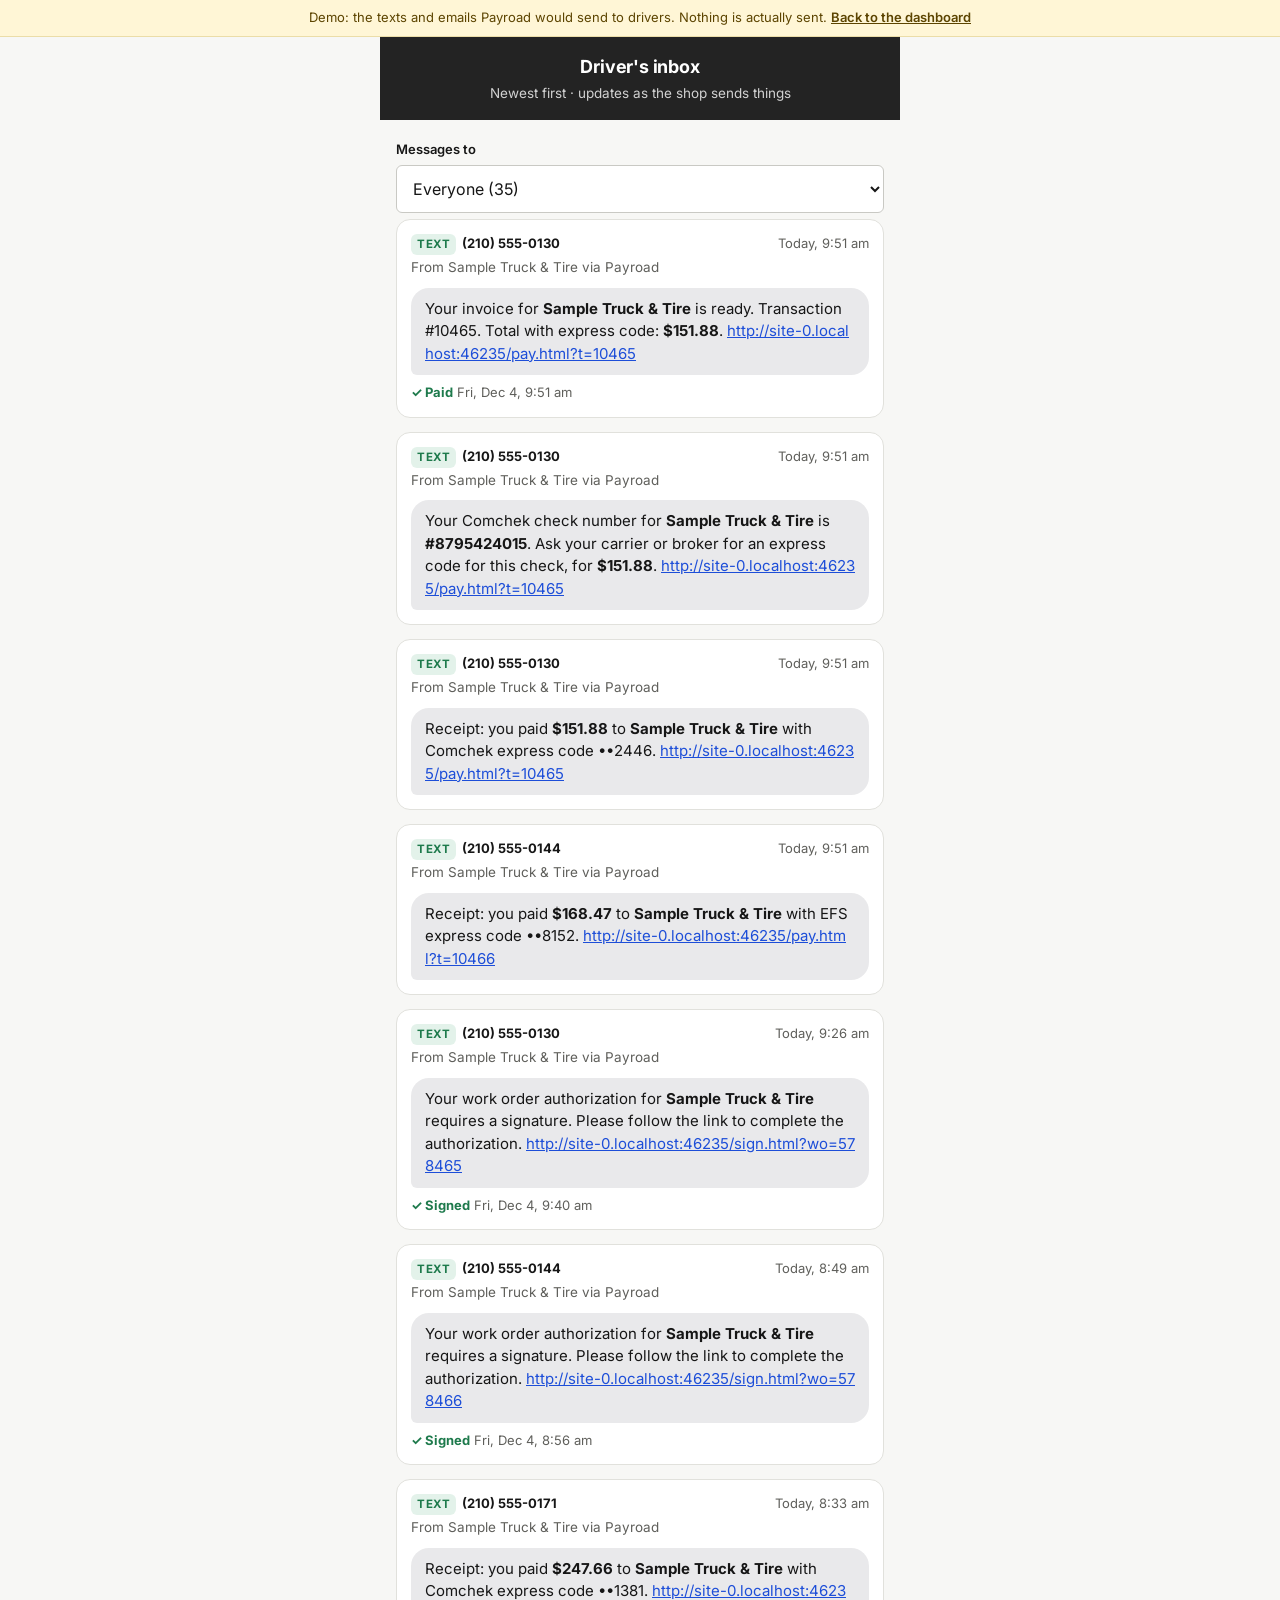
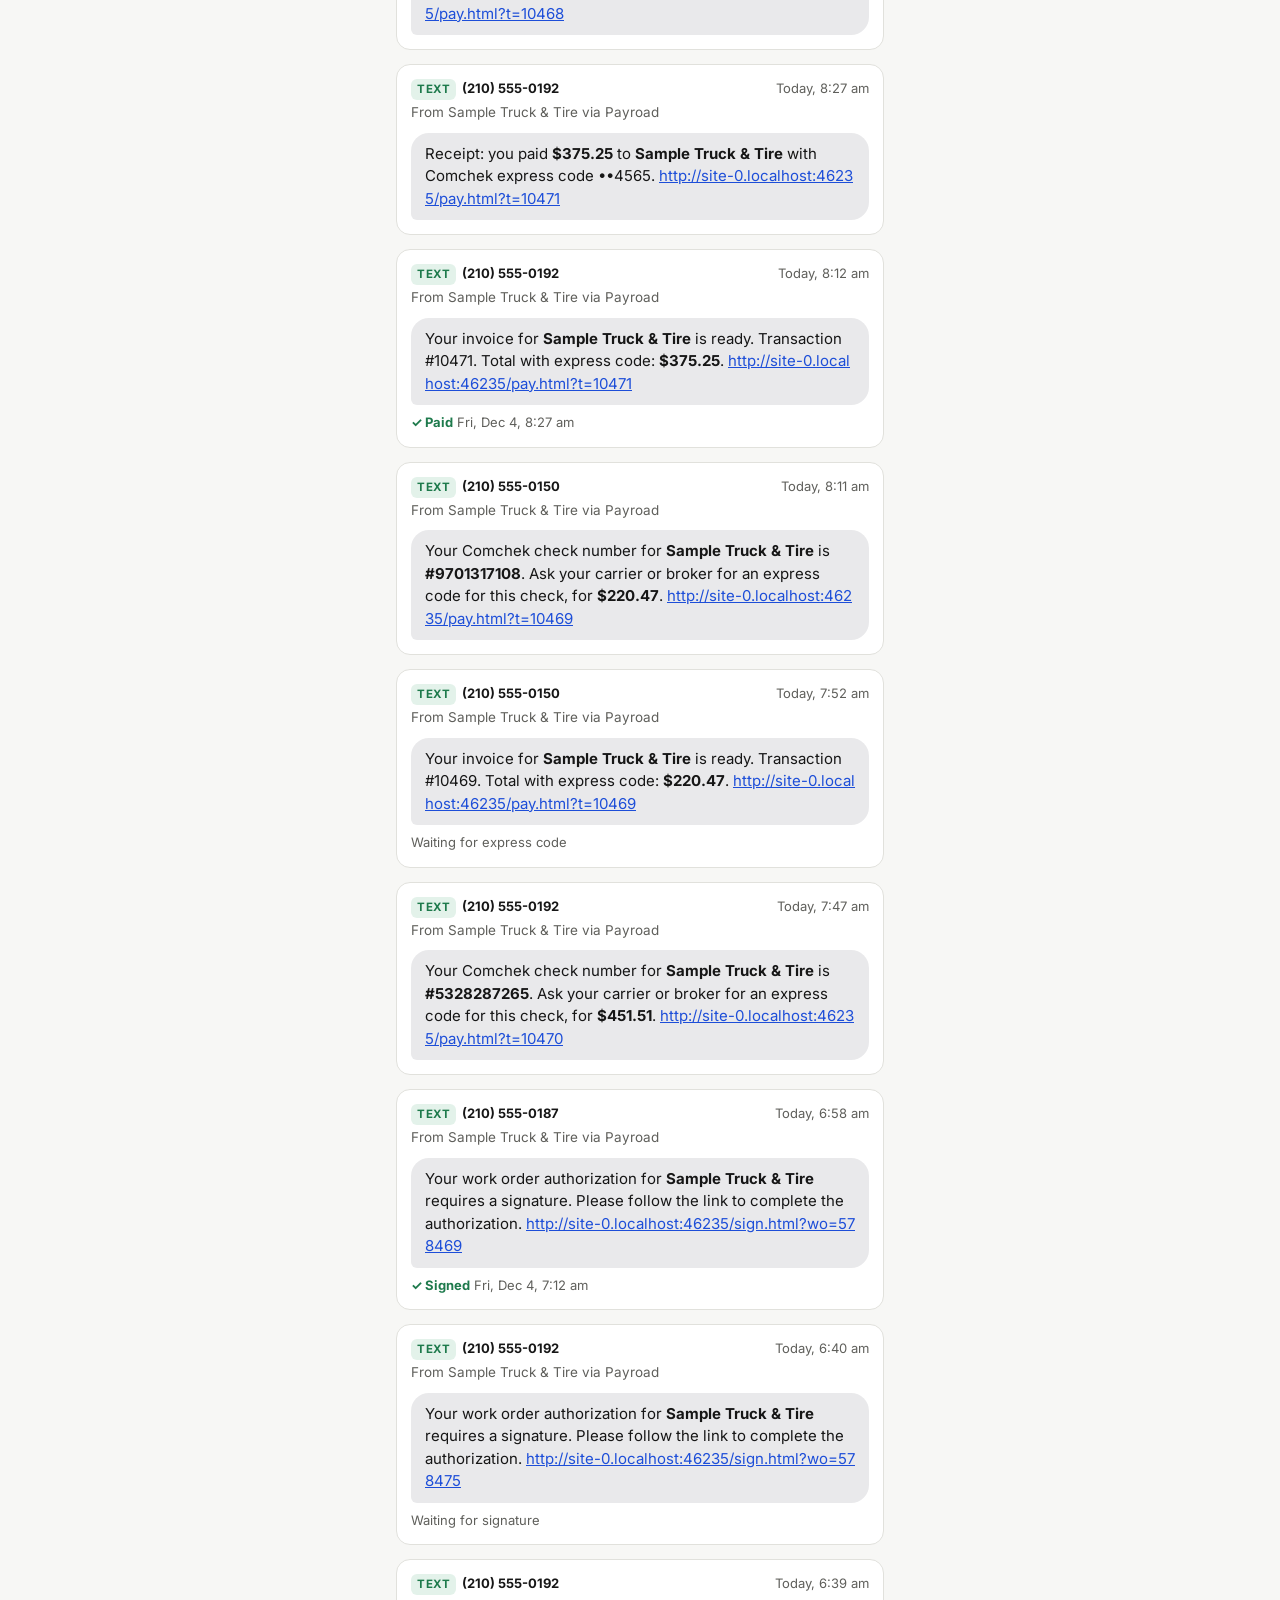
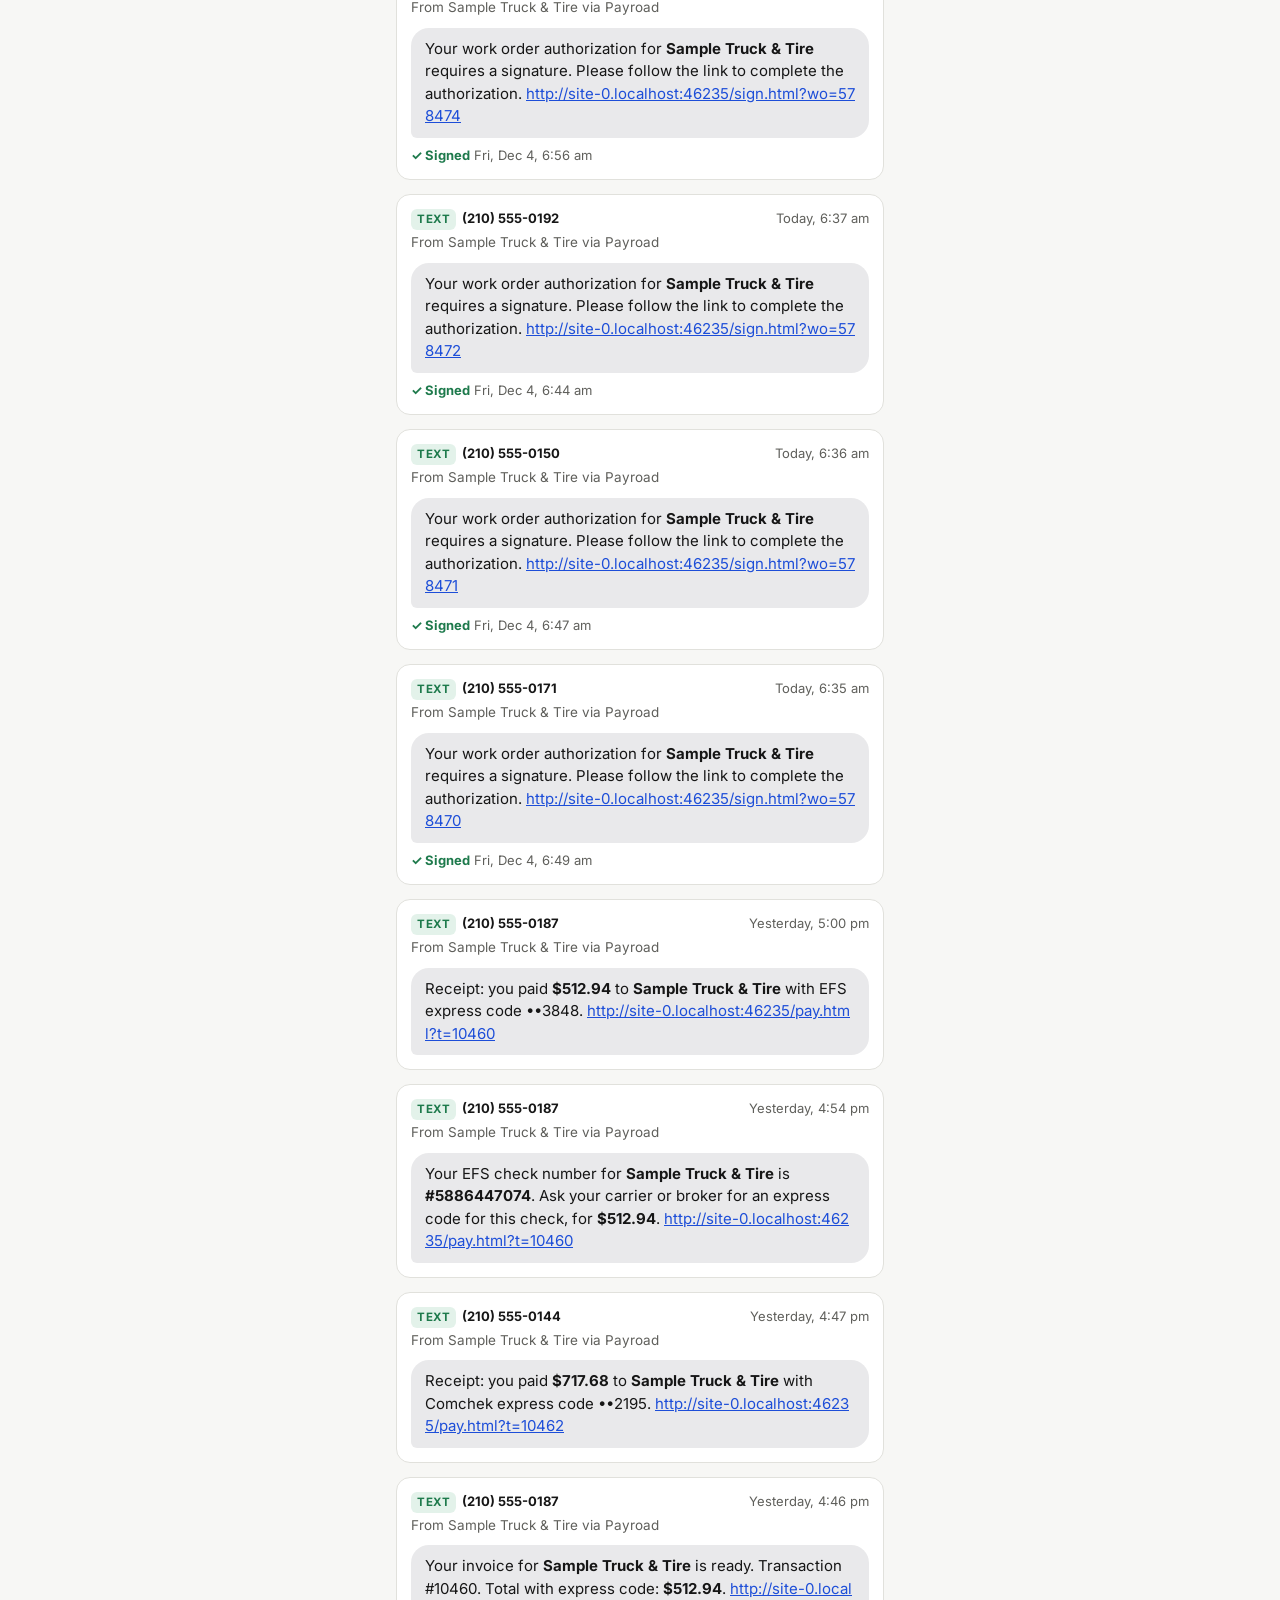
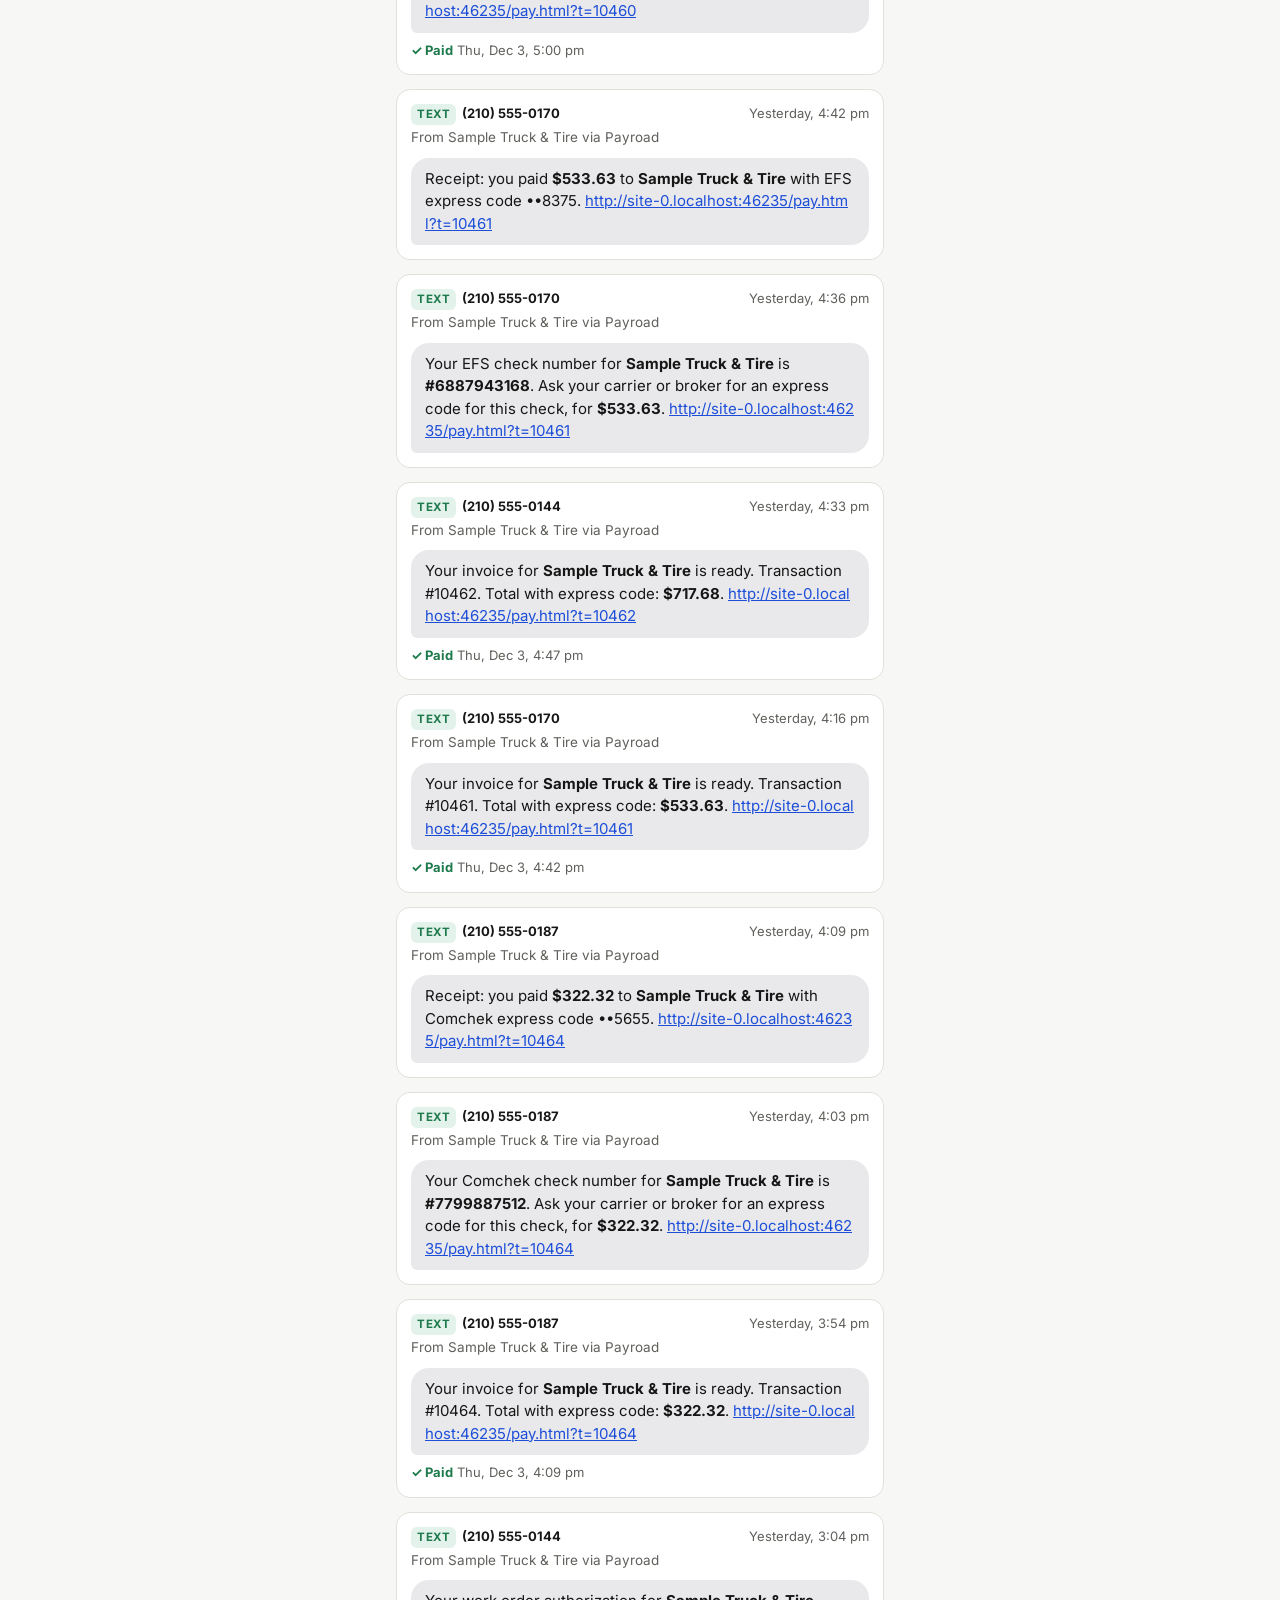
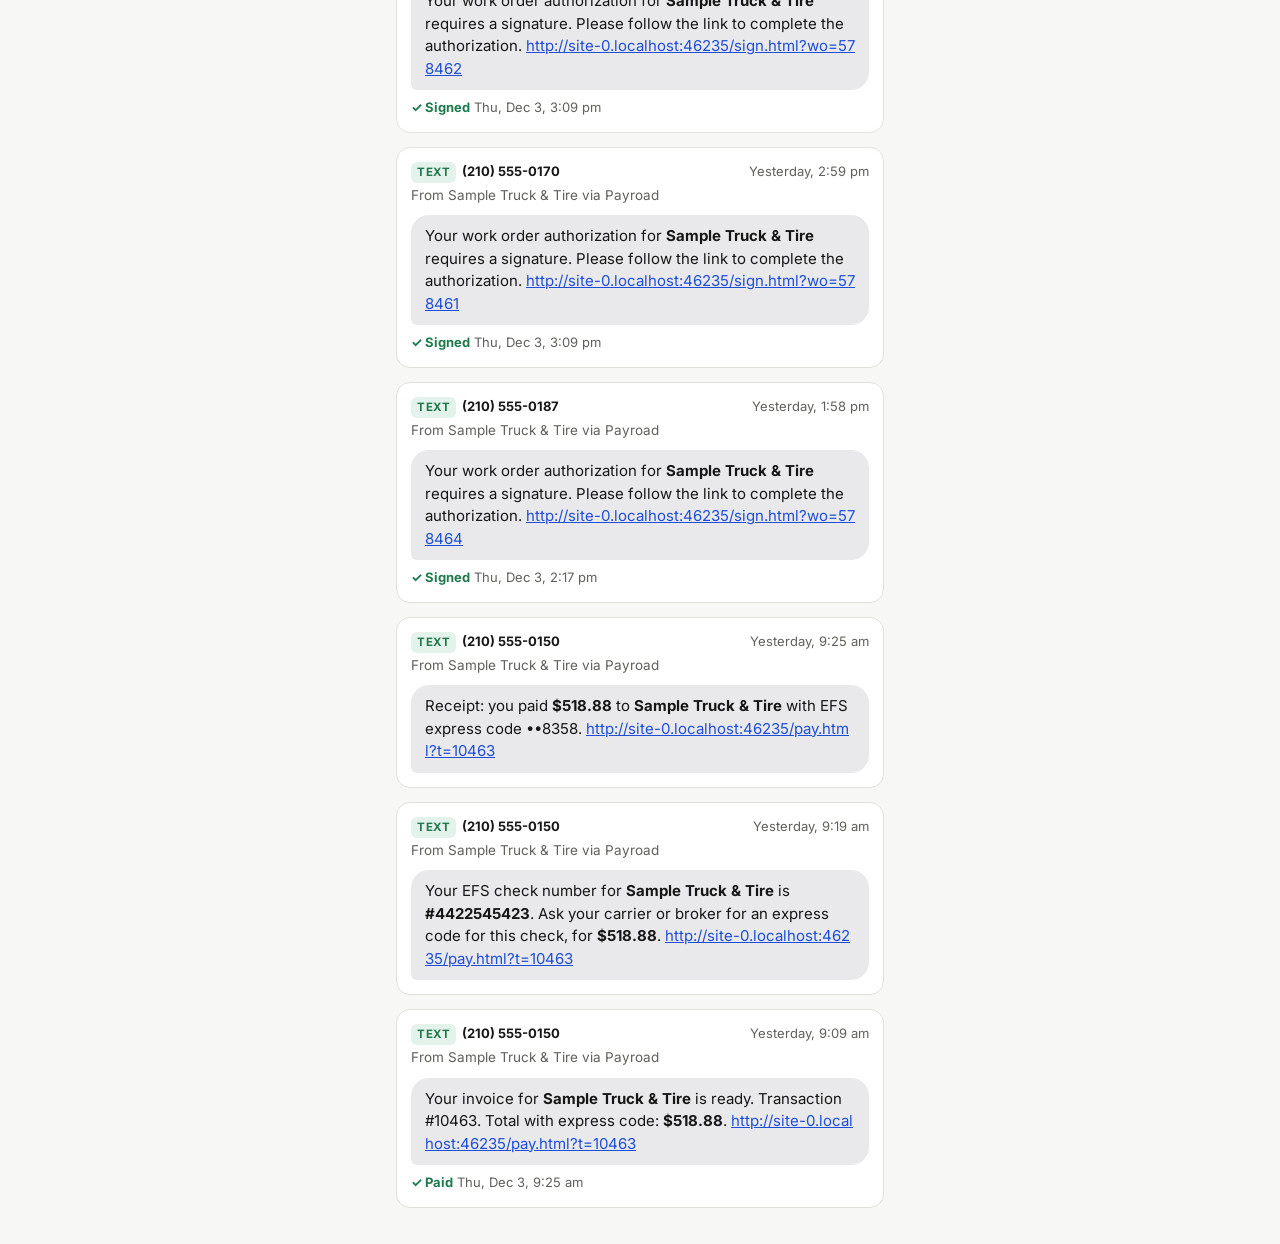
<file: inbox.html>
<!doctype html>
<html lang="en">
<head>
<meta charset="utf-8">
<meta name="viewport" content="width=device-width, initial-scale=1">
<title>Driver's inbox · Payroad demo</title>
<meta name="color-scheme" content="light">
<link rel="preconnect" href="https://fonts.googleapis.com">
<link rel="preconnect" href="https://fonts.gstatic.com" crossorigin>
<link href="https://fonts.googleapis.com/css2?family=Inter:wght@400;500;600;700;800&display=swap" rel="stylesheet">
<link rel="stylesheet" href="driver.css">
<style>
/* Demo only: the texts and emails Payroad would send to drivers, so the flow can be shown without a phone. */
.tools{display:flex;gap:10px;align-items:flex-end;margin-bottom:6px}
.tools label{margin:0 0 6px;font-size:13px}
.tools div{flex:1}
.list{list-style:none;margin:0;padding:0;display:grid;gap:14px}
.m{background:#fff;border:1px solid #e1e1dc;border-radius:14px;padding:14px}
.m .meta{display:flex;justify-content:space-between;gap:10px;font-size:13px;color:var(--muted)}
.m .meta b{color:var(--ink)}
.tag{display:inline-block;font-size:11.5px;font-weight:700;letter-spacing:.05em;text-transform:uppercase;border-radius:6px;padding:2px 6px;margin-right:6px;background:#EFEFEB;color:#555}
.tag.sms{background:#E3F2EA;color:#1E7A4C}
.tag.email{background:#E6ECFB;color:#16348F}
.bubble{background:#E9E9EB;border-radius:18px 18px 18px 6px;padding:10px 14px;margin-top:10px;font-size:15px}
.mail{border-top:1px solid #eee;margin-top:10px;padding-top:12px}
.mail .brand{background:#232323;color:#F5C400;font-weight:800;text-align:center;padding:12px;border-radius:8px;font-size:18px}
.mail p{margin:12px 0 0;text-align:center}
.mail .btn{margin-top:12px}
.bubble a{color:#1d4ed8;word-break:break-all}
.state{font-size:13px;margin-top:8px;color:var(--muted)}
.state b{color:var(--ok)}
</style>
</head>
<body>
<div class="demo">Demo: the texts and emails Payroad would send to drivers. Nothing is actually sent. <a href="dashboard.html">Back to the dashboard</a></div>
<div class="wrap">
  <header class="hd"><b>Driver's inbox</b><small>Newest first · updates as the shop sends things</small></header>
  <main class="body">
    <div class="tools"><div><label for="to">Messages to</label><select id="to"></select></div></div>
    <ul class="list" id="list" aria-live="polite"></ul>
  </main>
</div>
<script src="payroad-mock.js"></script>
<script>
(function(){
  "use strict";
  var P=window.PR, esc=P.esc, money=P.money, $=function(s){return document.querySelector(s)};
  var sel="all";
  function rel(d){return (P.key(d)===P.key(P.NOW())?"Today":P.dayWord(d).replace(/^./,function(c){return c.toUpperCase()}))+", "+P.time(d)}
  function content(m){
    var w=m.wo?P.wo(m.wo):null, p=m.pay?P.pay(m.pay):null, shop=esc(P.SHOP), url, btn, text, subj, state="";
    if(m.kind==="wo"){
      subj="Work Order Authorization"; url=P.signUrl(w); btn="Complete Authorization";
      text="Your work order authorization for <b>"+shop+"</b> requires a signature. Please follow the link to complete the authorization.";
      state=w.status==="sent"?"Waiting for signature":(w.status==="canceled"?"Canceled":"<b>✓ Signed</b> "+P.stamp(w.signedAt));
    }else if(m.kind==="signed"){
      subj="Your signed work order"; url=P.signUrl(w); btn="View work order";
      text="Copy of your signed work order "+esc(w.no)+" for <b>"+shop+"</b>.";
    }else if(m.kind==="invoice"){
      subj="Your invoice is ready"; url=P.payUrl(p); btn="View invoice";
      text="Your invoice for <b>"+shop+"</b> is ready. Transaction #"+p.txn.replace("PR-","")+". Total with express code: <b>"+money(P.total(p))+"</b>.";
      state=p.paidAt&&p.status!=="canceled"?"<b>✓ Paid</b> "+P.stamp(p.paidAt):(p.status==="canceled"?"Canceled":P.label(p));
    }else if(m.kind==="echeck"){
      subj="Your check number"; url=P.payUrl(p); btn="Pay invoice";
      text="Your "+esc(p.type)+" check number for <b>"+shop+"</b> is <b>#"+esc(p.check)+"</b>. Ask your carrier or broker for an express code for this check, for <b>"+money(P.total(p))+"</b>.";
    }else{
      subj="Receipt"; url=P.payUrl(p); btn="View receipt";
      text="Receipt: you paid <b>"+money(P.total(p))+"</b> to <b>"+shop+"</b> with "+esc(p.type)+" express code "+P.mask(p.code)+".";
    }
    var body=m.ch==="sms"
      ?'<div class="bubble">'+text+' <a href="'+url+'">'+esc(new URL(url,location.href).href)+'</a></div>'
      :'<div class="mail"><div class="brand">'+shop+'</div><p>'+text+'</p><a class="btn sign" href="'+url+'">'+btn+'</a></div>';
    return '<li class="m"><div class="meta"><span><span class="tag '+m.ch+'">'+(m.ch==="sms"?"Text":"Email")+'</span><b>'+(m.ch==="sms"?esc(m.to):esc(subj))+'</b></span><span>'+rel(m.at)+'</span></div>'+
      (m.ch==="email"?'<div class="small muted" style="margin-top:2px">To '+esc(m.to)+' · from '+shop+' via Payroad</div>':'<div class="small muted" style="margin-top:2px">From '+shop+' via Payroad</div>')+
      body+(state?'<div class="state">'+state+'</div>':'')+'</li>';
  }
  function render(){
    var all=P.db.S.msgs.slice().sort(function(a,b){return b.at-a.at});
    var tos=[];all.forEach(function(m){if(tos.indexOf(m.to)<0)tos.push(m.to)});
    if(sel!=="all"&&tos.indexOf(sel)<0) sel="all";
    $("#to").innerHTML='<option value="all">Everyone ('+all.length+')</option>'+tos.map(function(t){return '<option value="'+esc(t)+'"'+(t===sel?" selected":"")+'>'+esc(t)+'</option>'}).join("");
    var l=all.filter(function(m){return sel==="all"||m.to===sel}).slice(0,40);
    $("#list").innerHTML=l.length?l.map(content).join(""):'<li class="muted">No messages yet. Create a work order in the dashboard and send it to the driver.</li>';
  }
  $("#to").addEventListener("change",function(){sel=this.value;render()});
  P.onExternalChange(render);
  render();
})();
</script>
</body>
</html>
</file>
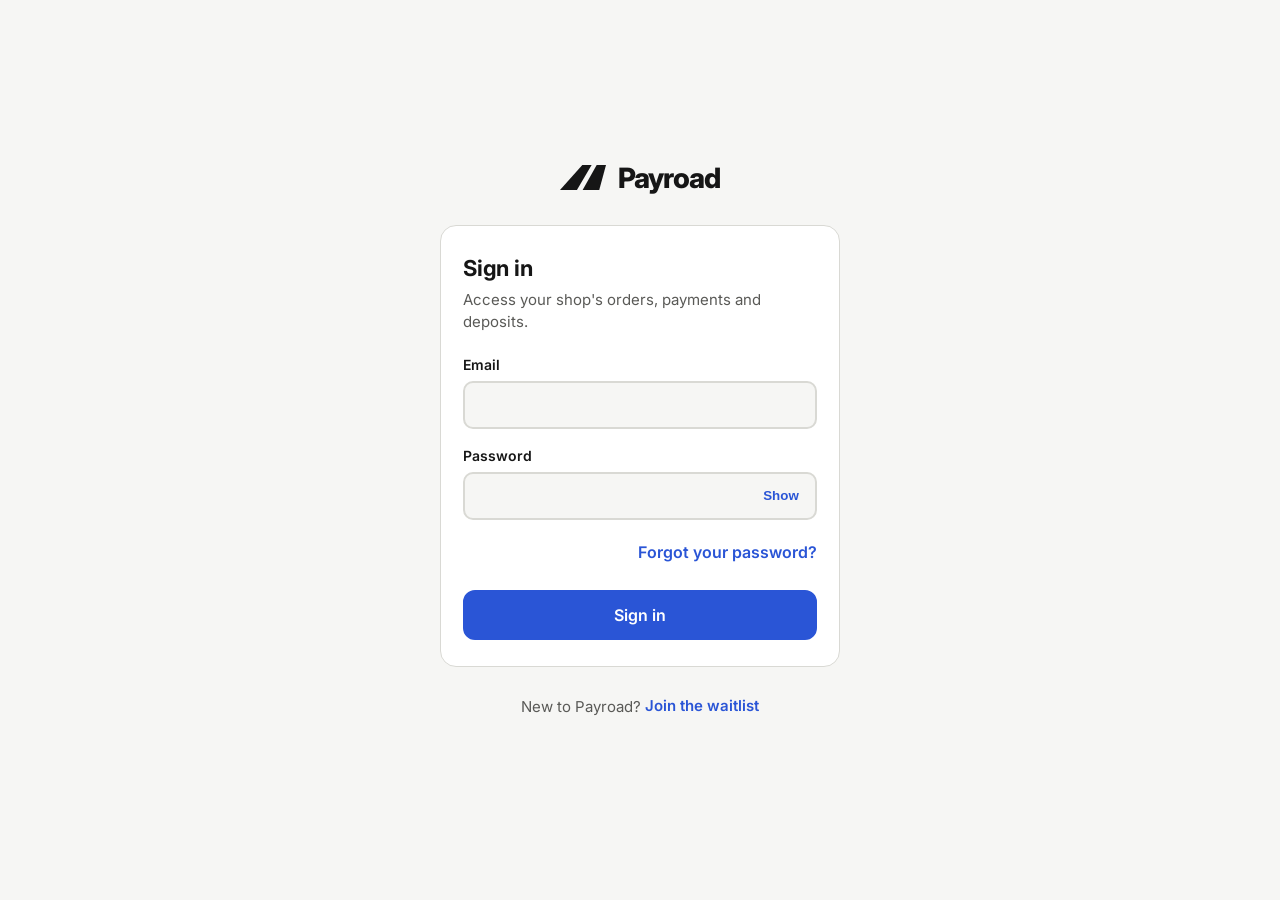
<file: login.html>
<!doctype html>
<html lang="en">
<head>
<meta charset="utf-8">
<meta name="viewport" content="width=device-width, initial-scale=1">
<title>Sign in - Payroad</title>
<meta name="color-scheme" content="light dark">
<link rel="icon" type="image/svg+xml" href="data:image/svg+xml,%3Csvg xmlns='http://www.w3.org/2000/svg' viewBox='0 0 64 64'%3E%3Crect width='64' height='64' rx='14' fill='%23161616'/%3E%3Cg transform='translate(11 20)'%3E%3Cpolygon points='21.1,0 29.9,0 16,23.5 0,23.5' fill='%23F6F6F4'/%3E%3Cpolygon points='34.7,0 43.5,0 37.1,23.5 21.4,23.5' fill='%23F6F6F4'/%3E%3C/g%3E%3C/svg%3E">
<link rel="preconnect" href="https://fonts.googleapis.com">
<link rel="preconnect" href="https://fonts.gstatic.com" crossorigin>
<link href="https://fonts.googleapis.com/css2?family=Inter:wght@400;500;600;700&display=swap" rel="stylesheet">
<style>
/* Prototype: no real authentication. Submitting only validates the fields and opens dashboard.html. */
:root{--bg:#F6F6F4;--card:#FFFFFF;--ink:#161616;--muted:#5A5A57;--line:#D9D9D4;--accent:#2A55D6;--on-accent:#FFFFFF;--err:#A4271C;--err-bg:#FBE9E7}
@media (prefers-color-scheme: dark){:root{--bg:#121212;--card:#1C1C1C;--ink:#EDEDEA;--muted:#A3A3A0;--line:#333;--accent:#8EA8FF;--on-accent:#101830;--err:#FF9C92;--err-bg:#3A1E1B}}
*{box-sizing:border-box}
body{margin:0;min-height:100vh;background:var(--bg);color:var(--ink);font:400 16px/1.5 Inter,system-ui,-apple-system,"Segoe UI",sans-serif;display:grid;place-items:center;padding:24px 16px}
.box{width:100%;max-width:400px}
.logo{display:flex;align-items:center;justify-content:center;gap:12px;margin-bottom:26px;font-weight:800;font-size:28px;letter-spacing:-.035em}
.logo svg{fill:var(--ink)}
.card{background:var(--card);border:1px solid var(--line);border-radius:16px;padding:26px 22px}
h1{font-size:22px;margin:0 0 4px;letter-spacing:-.01em}
.sub{margin:0 0 20px;color:var(--muted);font-size:15px}
label{display:block;font-weight:600;font-size:14px;margin-bottom:6px}
.field{margin-bottom:16px}
input{width:100%;min-height:48px;padding:10px 12px;border:2px solid var(--line);border-radius:10px;background:var(--bg);font:inherit;color:inherit}
input:focus{border-color:var(--accent);outline:none}
input[aria-invalid="true"]{border-color:var(--err)}
:focus-visible{outline:3px solid var(--accent);outline-offset:2px;border-radius:6px}
input:focus-visible{outline:none}
.pw{position:relative}
.pw input{padding-right:78px}
.show{position:absolute;right:4px;top:2px;min-height:44px;min-width:64px;border:0;background:transparent;color:var(--accent);font-weight:600;cursor:pointer;border-radius:8px}
.err{margin:6px 0 0;color:var(--err);font-size:13.5px}
.row{display:flex;justify-content:flex-end;margin:-6px 0 16px}
a{color:var(--accent);font-weight:600;text-decoration:none}
a:hover{text-decoration:underline}
.link{display:inline-flex;align-items:center;min-height:44px}
.btn{width:100%;min-height:50px;border:2px solid var(--accent);border-radius:12px;background:var(--accent);color:var(--on-accent);font:inherit;font-weight:600;cursor:pointer}
.btn:disabled{opacity:.6;cursor:default}
.alert{background:var(--err-bg);color:var(--err);border:1px solid var(--err);border-radius:10px;padding:10px 12px;font-size:14.5px;margin-bottom:16px}
.info{background:var(--card);border:1px solid var(--line);border-radius:10px;padding:10px 12px;font-size:14px;color:var(--muted);margin-top:16px}
.foot{text-align:center;margin-top:18px;color:var(--muted);font-size:15px}
.sr{position:absolute;left:-999px}
</style>
</head>
<body>
<main class="box">
  <div class="logo" aria-label="Payroad">
    <svg width="46" height="25" viewBox="0 0 272 147" aria-hidden="true" focusable="false"><polygon points="132,0 187,0 100,147 0,147"/><polygon points="217,0 272,0 232,147 134,147"/></svg>
    Payroad
  </div>

  <form class="card" id="f" novalidate>
    <h1>Sign in</h1>
    <p class="sub">Access your shop's orders, payments and deposits.</p>
    <div id="alert"></div>

    <div class="field">
      <label for="email">Email</label>
      <input id="email" type="email" inputmode="email" autocomplete="username" autocapitalize="none" spellcheck="false" aria-describedby="eemail">
      <p class="err" id="eemail"></p>
    </div>

    <div class="field">
      <label for="pw">Password</label>
      <div class="pw">
        <input id="pw" type="password" autocomplete="current-password" aria-describedby="epw">
        <button class="show" type="button" id="show" aria-pressed="false" aria-controls="pw">Show</button>
      </div>
      <p class="err" id="epw"></p>
    </div>

    <div class="row"><a class="link" href="#forgot" id="forgot">Forgot your password?</a></div>
    <button class="btn" type="submit" id="go">Sign in</button>
    <div id="info"></div>
  </form>

  <p class="foot">New to Payroad? <a class="link" href="#waitlist">Join the waitlist</a></p>
  <p class="sr" id="live" role="status" aria-live="polite"></p>
</main>

<script>
(function(){
  var $=function(i){return document.getElementById(i)};
  $("show").addEventListener("click",function(){
    var on=$("pw").type==="password"; $("pw").type=on?"text":"password";
    this.textContent=on?"Hide":"Show"; this.setAttribute("aria-pressed",on);
  });
  function setErr(id,input,msg){$(id).textContent=msg; $(input).setAttribute("aria-invalid",msg?"true":"false")}
  $("f").addEventListener("submit",function(e){
    e.preventDefault(); $("alert").innerHTML=""; $("info").innerHTML="";
    var em=$("email").value.trim(), pw=$("pw").value, bad=null;
    setErr("eemail","email", !em?"Enter your email.":(!/^[^\s@]+@[^\s@]+\.[^\s@]+$/.test(em)?"Enter a valid email address.":""));
    setErr("epw","pw", !pw?"Enter your password.":"");
    if(!em||!/^[^\s@]+@[^\s@]+\.[^\s@]+$/.test(em)){bad=$("email")} else if(!pw){bad=$("pw")}
    if(bad){bad.focus(); $("live").textContent="Please fix the errors in the form."; return}
    // Prototype: nothing is checked or sent. A real build would call the sign-in endpoint here.
    location.href="dashboard.html#today";
  });
  $("forgot").addEventListener("click",function(e){e.preventDefault(); $("info").innerHTML='<div class="info">Prototype: this would email a link to reset your password.</div>'});
})();
</script>
</body>
</html>
</file>
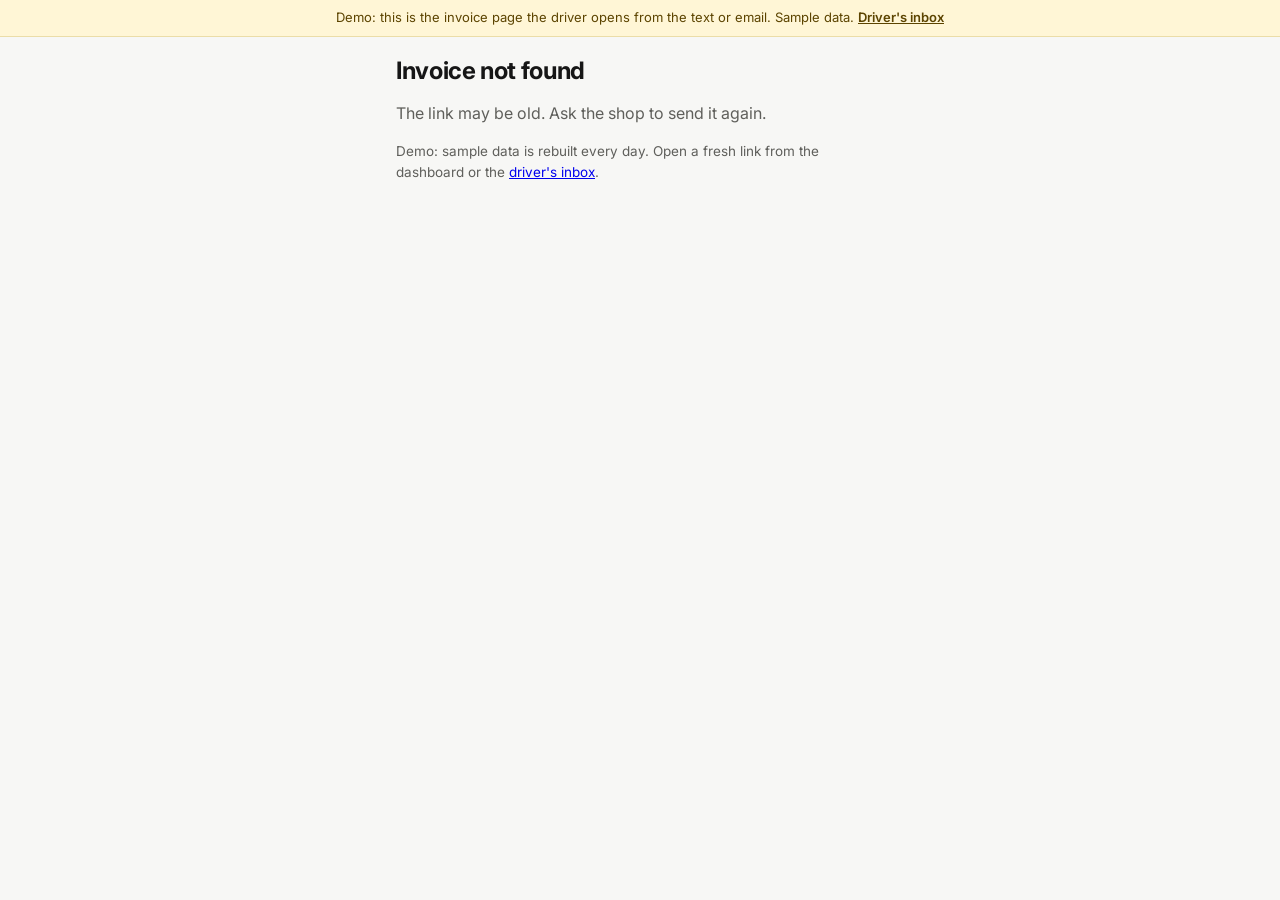
<file: pay.html>
<!doctype html>
<html lang="en">
<head>
<meta charset="utf-8">
<meta name="viewport" content="width=device-width, initial-scale=1">
<title>Invoice · Payroad</title>
<meta name="color-scheme" content="light">
<link rel="preconnect" href="https://fonts.googleapis.com">
<link rel="preconnect" href="https://fonts.gstatic.com" crossorigin>
<link href="https://fonts.googleapis.com/css2?family=Inter:wght@400;500;600;700;800&display=swap" rel="stylesheet">
<link rel="stylesheet" href="driver.css">
</head>
<body>
<!-- The page the driver opens from the "View invoice" text or email (pay.html?t=10472).
     The driver picks EFS or Comchek, gets a check number, asks their carrier for the express code and pays.
     After paying, the same link shows the receipt. -->
<div class="demo">Demo: this is the invoice page the driver opens from the text or email. Sample data. <a href="inbox.html">Driver's inbox</a></div>
<div class="wrap">
  <main class="body" id="main"></main>
</div>
<script src="payroad-mock.js"></script>
<script>
(function(){
  "use strict";
  var P=window.PR, esc=P.esc, money=P.money, $=function(s){return document.querySelector(s)};
  var $$=function(s){return Array.prototype.slice.call(document.querySelectorAll(s))};
  var t=new URLSearchParams(location.search).get("t")||"", busy=false;

  function initials(){return P.SHOP.split(" ").map(function(x){return x[0]}).join("").replace(/[^A-Z]/g,"").slice(0,2)}
  function render(){
    var p=P.payByTxn(t), w=P.woOf(p);
    if(!p||!w){$("#main").innerHTML='<h1>Invoice not found</h1><p class="muted">The link may be old. Ask the shop to send it again.</p><p class="small muted">Demo: sample data is rebuilt every day. Open a fresh link from the dashboard or the <a href="inbox.html">driver\'s inbox</a>.</p>';return}
    document.title="Invoice #"+p.txn.replace("PR-","")+" · "+P.SHOP;
    var paid=p.paidAt&&p.status!=="canceled";
    var head='<div class="logo" aria-hidden="true">'+esc(initials())+'</div>'+
      '<p class="center" style="margin:0 0 16px">'+(paid?'Receipt from':'Your invoice for')+' <b>'+esc(P.SHOP)+'</b>'+(paid?'.':' is ready.')+'</p>'+
      '<div class="row" style="font-size:19px;padding:0"><b>Transaction</b><b class="num">#'+p.txn.replace("PR-","")+'</b></div>'+
      '<p class="small muted" style="margin:4px 0 0">'+esc(w.no)+' · '+esc(w.desc)+(w.unit?' · '+esc(w.unit):'')+'</p>'+
      '<div class="card">'+w.lines.map(function(l){return '<div class="row"><span>'+esc(l.d)+(l.q!==1?' × '+l.q:'')+'</span><span class="num">'+money(P.r2(l.q*l.u))+'</span></div>'}).join("")+
      '<div class="row"><span>Subtotal</span><span class="num">'+money(p.amount)+'</span></div>'+(p.conv?'<div class="row"><span>Money code fee ('+P.db.S.convRate+'%)</span><span class="num">'+money(p.conv)+'</span></div>':'')+
      '<div class="row t"><span>Total with express code</span><span class="num">'+money(P.total(p))+'</span></div></div>';
    if(p.status==="canceled"){$("#main").innerHTML=head+'<div class="box no"><b>This invoice was canceled.</b>Nothing was charged.</div>'+foot();return}
    if(paid){$("#main").innerHTML=head+'<div class="box ok"><b>Paid · '+money(P.total(p))+'</b>'+esc(p.type)+' express code '+P.mask(p.code)+', '+P.stamp(p.paidAt)+'. Keep this page as your receipt.</div>'+
      '<div class="card"><div class="row"><span>Paid to</span><span>'+esc(P.SHOP)+'</span></div><div class="row"><span>Payer</span><span>'+esc(p.carrier)+'</span></div><div class="row"><span>Driver</span><span>'+esc(p.driver)+'</span></div><div class="row"><span>Check</span><span class="code">'+esc(p.type)+' #'+esc(p.check)+'</span></div></div>'+foot();return}
    if(p.status==="verifying"){$("#main").innerHTML=head+'<div class="box wait"><span class="spin" aria-hidden="true"></span>Charging '+money(P.total(p))+'…</div>'+foot();return}
    $("#main").innerHTML=head+
      '<h1 style="font-size:19px;margin:24px 0 0">Pay with an express code</h1>'+
      '<p class="small muted" style="margin:4px 0 0">Choose the type of code your carrier or broker uses.</p>'+
      '<div class="opts" role="group" aria-label="Code type"><button type="button" data-t="EFS" aria-pressed="'+(p.type==="EFS")+'">EFS</button><button type="button" data-t="Comchek" aria-pressed="'+(p.type==="Comchek")+'">Comchek</button></div>'+
      '<div id="payB"></div>'+
      '<p class="small muted" style="margin-top:18px">Credit card, fuel card and Apple Pay: <span class="fill">[FILL IN: later phase]</span></p>'+foot();
    $$("[data-t]").forEach(function(b){b.addEventListener("click",function(){
      var p2=P.payByTxn(t), type=b.getAttribute("data-t");
      if(p2.type!==type){P.setCheck(p2,type,"echeck",P.randDigits(),P.NOW(),"driver");P.save()}
      render(); var f=document.getElementById("code"); if(f) f.focus();
    })});
    body(p);
  }
  function foot(){return '<p class="foot">Powered by <b>Payroad</b></p>'}
  function body(p){
    if(!p.type){$("#payB").innerHTML="";return}
    $("#payB").innerHTML=(p.status==="failed"?'<div class="box no"><b>Not paid · '+esc(p.reason)+'</b>Check the code and the amount with your carrier or broker, then try again.</div>':'')+
      '<div class="box"><b>'+esc(p.type)+' check #'+esc(p.check)+'</b>Ask your carrier or broker for an express code for this check, for <b style="display:inline">'+money(P.total(p))+'</b>. <span class="fill">[FILL IN: e-check depends on Payroad\'s agreement with EFS and Comdata]</span></div>'+
      '<form id="pf" novalidate><label for="code">Express code</label><input id="code" class="code" inputmode="numeric" autocomplete="off" spellcheck="false" aria-describedby="codeE"><p class="err" id="codeE"></p>'+
      '<label for="dl">Driver\'s license #</label><input id="dl" autocomplete="off" aria-describedby="dlE"><p class="err" id="dlE"></p>'+
      '<label for="st">License state</label><select id="st">'+P.STATES.map(function(s){return '<option'+(s===(p.dlState||"TX")?" selected":"")+'>'+s+'</option>'}).join("")+'</select>'+
      '<button class="btn pay" type="submit">Pay '+money(P.total(p))+'</button></form>';
    $("#pf").addEventListener("submit",function(e){
      e.preventDefault();
      var code=$("#code").value.replace(/[\s-]/g,""), dl=$("#dl").value.trim();
      var ce=!code?"Enter the express code.":(!/^\d{8,12}$/.test(code)?"Express codes are 8 to 12 digits. Check for a missing or extra digit.":"");
      $("#codeE").textContent=ce; $("#code").setAttribute("aria-invalid",ce?"true":"false");
      $("#dlE").textContent=dl?"":"Enter your driver's license number."; $("#dl").setAttribute("aria-invalid",dl?"false":"true");
      if(ce){$("#code").focus();return} if(!dl){$("#dl").focus();return}
      busy=true;
      P.chargeCode(P.payByTxn(t),code,dl,$("#st").value,"driver",function(){busy=false;render();window.scrollTo(0,0)});
      render();
    });
  }
  // Refresh when the shop changes this invoice (for example, cancels it or charges it at the counter).
  function sig(){var p=P.payByTxn(t);return p?[p.status,p.type,p.check].join("|"):""}
  var last=sig();
  P.onExternalChange(function(){var s=sig();if(s!==last&&!busy){last=s;render()}});
  render();
})();
</script>
</body>
</html>
</file>
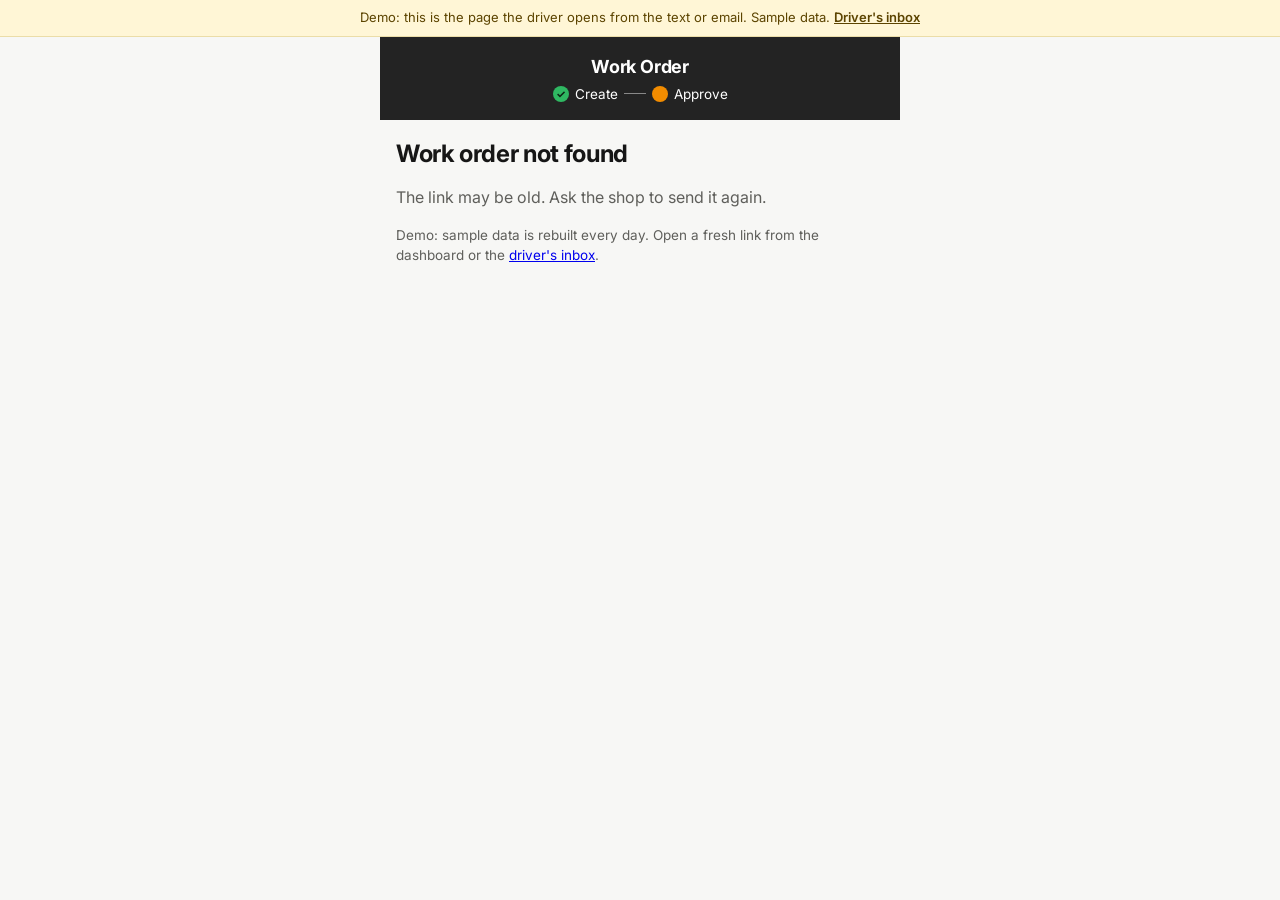
<file: sign.html>
<!doctype html>
<html lang="en">
<head>
<meta charset="utf-8">
<meta name="viewport" content="width=device-width, initial-scale=1">
<title>Sign work order · Payroad</title>
<meta name="color-scheme" content="light">
<link rel="preconnect" href="https://fonts.googleapis.com">
<link rel="preconnect" href="https://fonts.gstatic.com" crossorigin>
<link href="https://fonts.googleapis.com/css2?family=Inter:wght@400;500;600;700;800&display=swap" rel="stylesheet">
<link rel="stylesheet" href="driver.css">
</head>
<body>
<!-- The page the driver opens from the "Complete authorization" text or email (sign.html?wo=578476).
     With &device=1 it's the same page opened on the shop's device at the counter or roadside. -->
<div class="demo" id="demo">Demo: this is the page the driver opens from the text or email. Sample data. <a href="inbox.html">Driver's inbox</a></div>
<div class="wrap">
  <header class="hd" id="hd"></header>
  <main class="body" id="main"></main>
</div>
<script src="payroad-mock.js"></script>
<script>
(function(){
  "use strict";
  var P=window.PR, esc=P.esc, $=function(s){return document.querySelector(s)};
  var q=new URLSearchParams(location.search), no=q.get("wo")||"", device=q.get("device")==="1";
  if(device) $("#demo").innerHTML="Demo: signing on the shop's device. Hand it to the driver. <a href=\"dashboard.html#workorders\">Back to the dashboard</a>";

  function head(w,signed){
    $("#hd").innerHTML='<b>Work Order '+esc(w?w.no.replace("WO-",""):"")+(w?' · '+esc(P.cust(w.cust).name):'')+'</b>'+
      '<span class="st"><i class="done">✓</i>Create<span class="sep"></span><i class="'+(signed?"done":"now")+'">'+(signed?"✓":"")+'</i>Approve</span>';
  }
  function render(){
    var w=P.woByNo(no);
    if(!w){head(null,false);$("#main").innerHTML='<h1>Work order not found</h1><p class="muted">The link may be old. Ask the shop to send it again.</p><p class="small muted">Demo: sample data is rebuilt every day. Open a fresh link from the dashboard or the <a href="inbox.html">driver\'s inbox</a>.</p>';return}
    document.title=w.no+" · Sign work order";
    var c=P.cust(w.cust)||{};
    if(w.status==="canceled"){head(w,false);$("#main").innerHTML='<h1>This work order was canceled</h1><p class="muted">Contact '+esc(P.SHOP)+' if you have questions.</p>';return}
    if(w.status!=="sent"){
      head(w,true);
      $("#main").innerHTML='<div class="box ok"><b>Work order approved</b>Signed by '+esc(w.signer)+', '+P.stamp(w.signedAt)+'. '+esc(P.SHOP)+' can start the work.</div>'+
        '<div class="card"><div class="row"><span>Payer</span><span>'+esc(c.name)+'</span></div><div class="row"><span>Driver</span><span>'+esc(w.driver)+'</span></div><div class="row"><span>Work</span><span>'+esc(w.desc)+'</span></div>'+(w.unit?'<div class="row"><span>Unit</span><span>'+esc(w.unit)+'</span></div>':'')+'</div>'+
        '<p class="small muted" style="margin-top:16px">Signature</p><span class="sigimg"><img src="'+w.sig+'" alt="Signature of '+esc(w.signer)+'"></span>'+
        (device?'<a class="btn ghost" href="dashboard.html#workorders">Done · back to the dashboard</a>':'<p class="small muted" style="margin-top:16px">A copy was sent to '+esc(P.contactMask(w.dr))+'. You will get the invoice by text or email when the work is done.</p>')+
        '<p class="foot">Powered by <b>Payroad</b></p>';
      return;
    }
    head(w,false);
    $("#main").innerHTML=
      '<form id="f" novalidate><h1>Work order · '+esc(P.SHOP)+'</h1>'+
      '<label for="pn">Payer name</label><input id="pn" readonly value="'+esc(c.name)+'">'+
      '<label for="pc">Payer contact name</label><input id="pc" placeholder="Point of contact name" value="'+esc(w.pc)+'">'+
      '<label for="pr">Payer email or phone</label><input id="pr" placeholder="Point of contact\'s email address or phone number" value="'+esc(w.pr)+'">'+
      '<label for="dn">Driver name</label><input id="dn" autocomplete="name" value="'+esc(w.driver)+'" aria-describedby="dnE"><p class="err" id="dnE"></p>'+
      '<label for="dr">Mobile phone number or email</label><input id="dr" value="'+esc(w.dr)+'">'+
      '<div class="card"><div class="row"><span>Work</span><span>'+esc(w.desc)+'</span></div>'+(w.unit?'<div class="row"><span>Unit</span><span>'+esc(w.unit)+'</span></div>':'')+
      '<div class="row"><span>Location</span><span>'+esc(P.locName(w.loc))+'</span></div><div class="row"><span>Work order</span><span class="code">'+w.no+'</span></div></div>'+
      '<div class="terms">'+esc(P.db.S.terms)+'</div>'+
      '<div class="sig"><canvas id="pad" width="760" height="300" aria-label="Signature pad. Sign with your finger or mouse." role="img"></canvas><div class="line"></div><div class="lbl">Please sign here</div><button type="button" class="x" id="clear" aria-label="Clear signature">×</button></div>'+
      '<p class="err" id="sigE"></p>'+
      '<button class="btn sign" type="submit">Approve work order</button>'+
      '<p class="foot">Powered by <b>Payroad</b></p></form>';
    var pad=sigPad($("#pad"));
    $("#clear").addEventListener("click",pad.clear);
    $("#f").addEventListener("submit",function(e){
      e.preventDefault();
      var w2=P.woByNo(no); if(!w2||w2.status!=="sent"){render();return}
      var dn=$("#dn").value.trim();
      $("#dnE").textContent=dn?"":"Enter your name."; $("#dn").setAttribute("aria-invalid",dn?"false":"true");
      $("#sigE").textContent=pad.has()?"":"Please sign to approve the work order.";
      if(!dn){$("#dn").focus();return} if(!pad.has()) return;
      w2.pc=$("#pc").value.trim(); w2.pr=$("#pr").value.trim(); w2.dr=$("#dr").value.trim()||w2.dr;
      var now=P.NOW();
      P.signWo(w2,now,dn,pad.data(),device?"device":"link");
      P.msg("signed",w2.dr,{wo:w2.id},now);
      P.save(); render(); window.scrollTo(0,0);
    });
  }
  function sigPad(cv){
    var ctx=cv.getContext("2d"), drawing=false, has=false;
    ctx.lineWidth=4; ctx.lineCap="round"; ctx.lineJoin="round"; ctx.strokeStyle="#111";
    function pos(e){var r=cv.getBoundingClientRect();return [(e.clientX-r.left)*cv.width/r.width,(e.clientY-r.top)*cv.height/r.height]}
    cv.addEventListener("pointerdown",function(e){drawing=true;try{cv.setPointerCapture(e.pointerId)}catch(x){}var p=pos(e);ctx.beginPath();ctx.moveTo(p[0],p[1]);e.preventDefault()});
    cv.addEventListener("pointermove",function(e){if(!drawing)return;var p=pos(e);ctx.lineTo(p[0],p[1]);ctx.stroke();has=true;$("#sigE").textContent=""});
    ["pointerup","pointercancel","pointerleave"].forEach(function(t){cv.addEventListener(t,function(){drawing=false})});
    return {has:function(){return has},clear:function(){ctx.clearRect(0,0,cv.width,cv.height);has=false},data:function(){return cv.toDataURL("image/png")}};
  }
  // If the shop cancels or the work order is signed elsewhere, show it. Don't redraw while the driver is filling the form.
  var lastStatus=(P.woByNo(no)||{}).status;
  P.onExternalChange(function(){var w=P.woByNo(no),s=w&&w.status;if(s!==lastStatus){lastStatus=s;render()}});
  render();
})();
</script>
</body>
</html>
</file>
<file: driver.css>
/* Pages the driver opens from a text or email: inbox.html (demo), sign.html, pay.html.
   Mobile first, light like a payment page. Mock data comes from payroad-mock.js. */
:root{
  --bg:#F7F7F5; --card:#FFFFFF; --ink:#161616; --muted:#5F5F5B; --line:#D6D6D0; --head:#232323;
  --accent:#2A55D6; --accent-soft:#E6ECFB; --sign:#F5C400; --pay:#2FB862;
  --ok:#1E7A4C; --ok-bg:#E3F2EA; --err:#A4271C; --err-bg:#FBE9E7; --warn:#8A5A00; --warn-bg:#FBF1DC;
  color-scheme:light;
}
*{box-sizing:border-box}
html,body{margin:0}
body{background:var(--bg);color:var(--ink);font:400 16px/1.5 Inter,system-ui,-apple-system,"Segoe UI",sans-serif;-webkit-text-size-adjust:100%}
button,input,select{font:inherit;color:inherit}
:focus-visible{outline:3px solid var(--accent);outline-offset:2px;border-radius:6px}
[hidden]{display:none !important}
.sr{position:absolute;left:-9999px;width:1px;height:1px;overflow:hidden}
.num{font-variant-numeric:tabular-nums}
.code{font:500 14px/1.2 ui-monospace,"Cascadia Mono",Consolas,monospace}
.fill{display:inline;background:var(--accent-soft);border:1px dashed var(--accent);border-radius:6px;padding:0 6px;font-size:.9em}

.demo{background:#FFF6D6;color:#5C4400;border-bottom:1px solid #EBDDA8;font-size:13px;padding:8px 16px;text-align:center}
.demo a{color:inherit;font-weight:600}
.wrap{max-width:520px;margin:0 auto}
.hd{background:var(--head);color:#fff;text-align:center;padding:16px 14px;position:sticky;top:0;z-index:5}
.hd b{display:block;font-size:18px;letter-spacing:-.01em}
.hd small{color:#d2d2d2;font-size:13.5px}
.hd .st{display:inline-flex;align-items:center;gap:6px;margin-top:4px;font-size:13.5px}
.hd .st i{width:16px;height:16px;border-radius:50%;display:inline-flex;align-items:center;justify-content:center;font-style:normal;font-size:11px;font-weight:700}
.hd .st i.done{background:#2FB862;color:#0c2414}
.hd .st i.now{background:#F28C00}
.hd .st span.sep{width:22px;border-top:1px solid #888}
.body{padding:20px 16px 36px}
h1{font-size:24px;margin:0 0 14px;letter-spacing:-.015em;line-height:1.2}
label{display:block;font-weight:600;font-size:14.5px;margin:14px 0 6px}
input,select{width:100%;min-height:48px;border:1px solid #c9c9c4;border-radius:6px;background:#fff;padding:8px 12px}
input:focus,select:focus{border-color:var(--accent);outline:none}
input[readonly]{background:#ececea;color:#777}
input[aria-invalid="true"]{border-color:var(--err)}
.err{color:var(--err);font-size:13.5px;margin:6px 0 0}
.err:empty{display:none}
.card{background:var(--card);border:1px solid #e1e1dc;border-radius:12px;padding:14px;margin-top:16px}
.row{display:flex;justify-content:space-between;gap:12px;padding:6px 0;font-size:15px}
.row span:first-child{color:var(--muted)}
.row.t{font-size:20px;font-weight:800;border-top:1px solid #e1e1dc;margin-top:6px;padding-top:10px}
.row.t span:first-child{color:var(--ink)}
.terms{white-space:pre-wrap;font-size:15px;line-height:1.6;margin:22px 0;color:#222}
.sig{position:relative;border:1px solid #c9c9c4;background:#fff;border-radius:6px;margin-top:6px}
.sig canvas{display:block;width:100%;height:150px;touch-action:none;cursor:crosshair}
.sig .line{position:absolute;left:12%;right:12%;bottom:36px;border-top:1px solid #999;pointer-events:none}
.sig .lbl{position:absolute;left:0;right:0;bottom:10px;text-align:center;color:#8a8a86;font-size:13.5px;pointer-events:none}
.sig .x{position:absolute;right:4px;top:4px;border:0;background:none;font-size:22px;color:#888;cursor:pointer;width:44px;height:44px}
.sigimg{background:#fff;border:1px solid #e1e1dc;border-radius:8px;padding:6px;display:inline-block;margin-top:8px}
.sigimg img{display:block;height:70px;width:auto}
.btn{display:flex;align-items:center;justify-content:center;width:100%;min-height:52px;border:0;border-radius:8px;font-weight:700;font-size:16.5px;cursor:pointer;margin-top:18px;text-decoration:none;color:var(--ink)}
.btn.sign{background:var(--sign)}
.btn.pay{background:var(--pay);color:#08210f;border-radius:999px}
.btn.ghost{background:transparent;border:2px solid var(--line);font-weight:600}
.btn:disabled{opacity:.6;cursor:default}
.box{border-radius:10px;padding:12px 14px;margin-top:14px;font-size:15px;background:var(--accent-soft);color:#16348F}
.box b{display:block}
.box.ok{background:var(--ok-bg);color:var(--ok)}
.box.no{background:var(--err-bg);color:var(--err)}
.box.warn{background:var(--warn-bg);color:var(--warn)}
.box.wait{display:flex;align-items:center;gap:10px;background:#EFEFEB;color:var(--muted)}
.spin{width:16px;height:16px;border-radius:50%;border:2px solid currentColor;border-right-color:transparent;animation:spin .8s linear infinite;flex:none}
@keyframes spin{to{transform:rotate(360deg)}}
.logo{width:68px;height:68px;border-radius:50%;background:#161616;color:#fff;display:flex;align-items:center;justify-content:center;font-weight:800;margin:4px auto 14px;font-size:22px}
.center{text-align:center}
.muted{color:var(--muted)}
.small{font-size:13.5px}
.opts{display:flex;gap:8px;margin-top:8px}
.opts button{flex:1;min-height:50px;border:2px solid #c9c9c4;border-radius:8px;background:#fff;font-weight:700;cursor:pointer}
.opts button[aria-pressed="true"]{border-color:var(--accent);background:var(--accent-soft)}
.foot{text-align:center;color:#8a8a86;font-size:12.5px;margin-top:26px}
.foot b{color:#555}
@media (prefers-reduced-motion: reduce){*{animation:none !important}}
</file>
